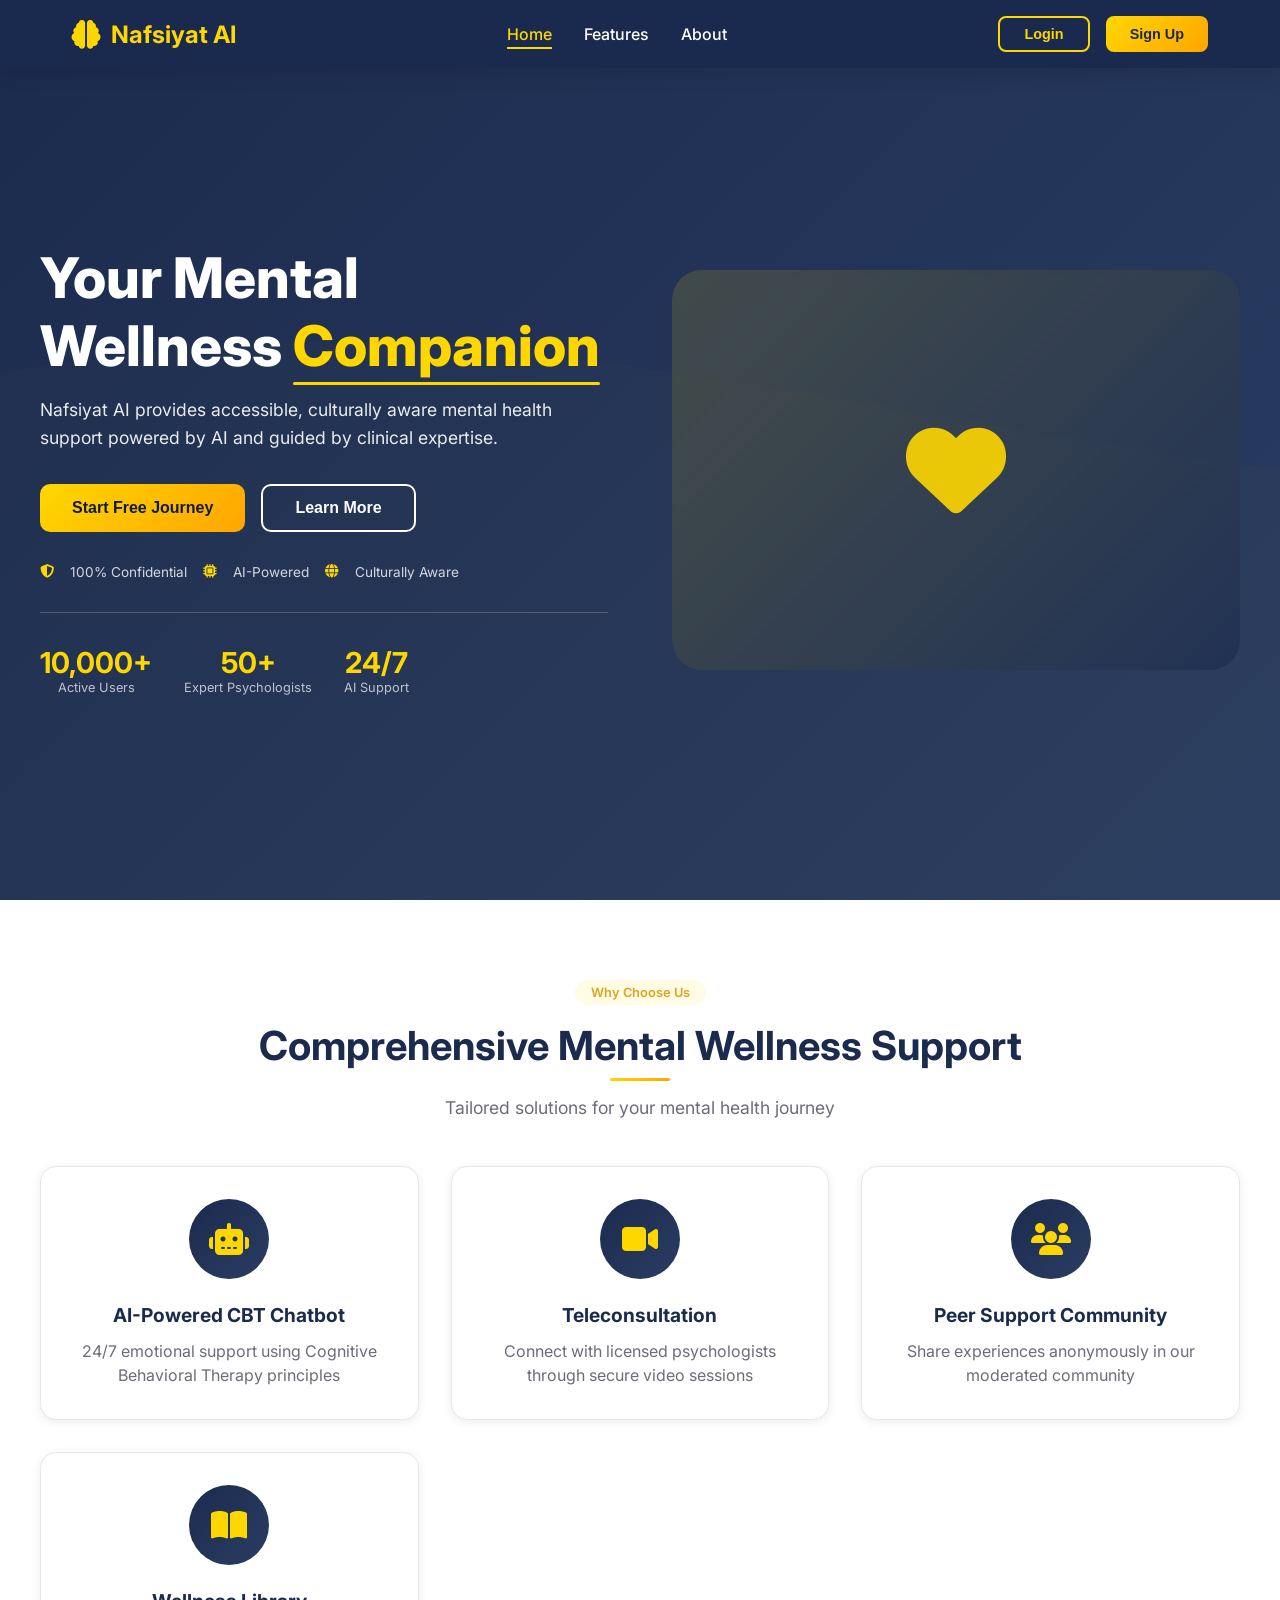
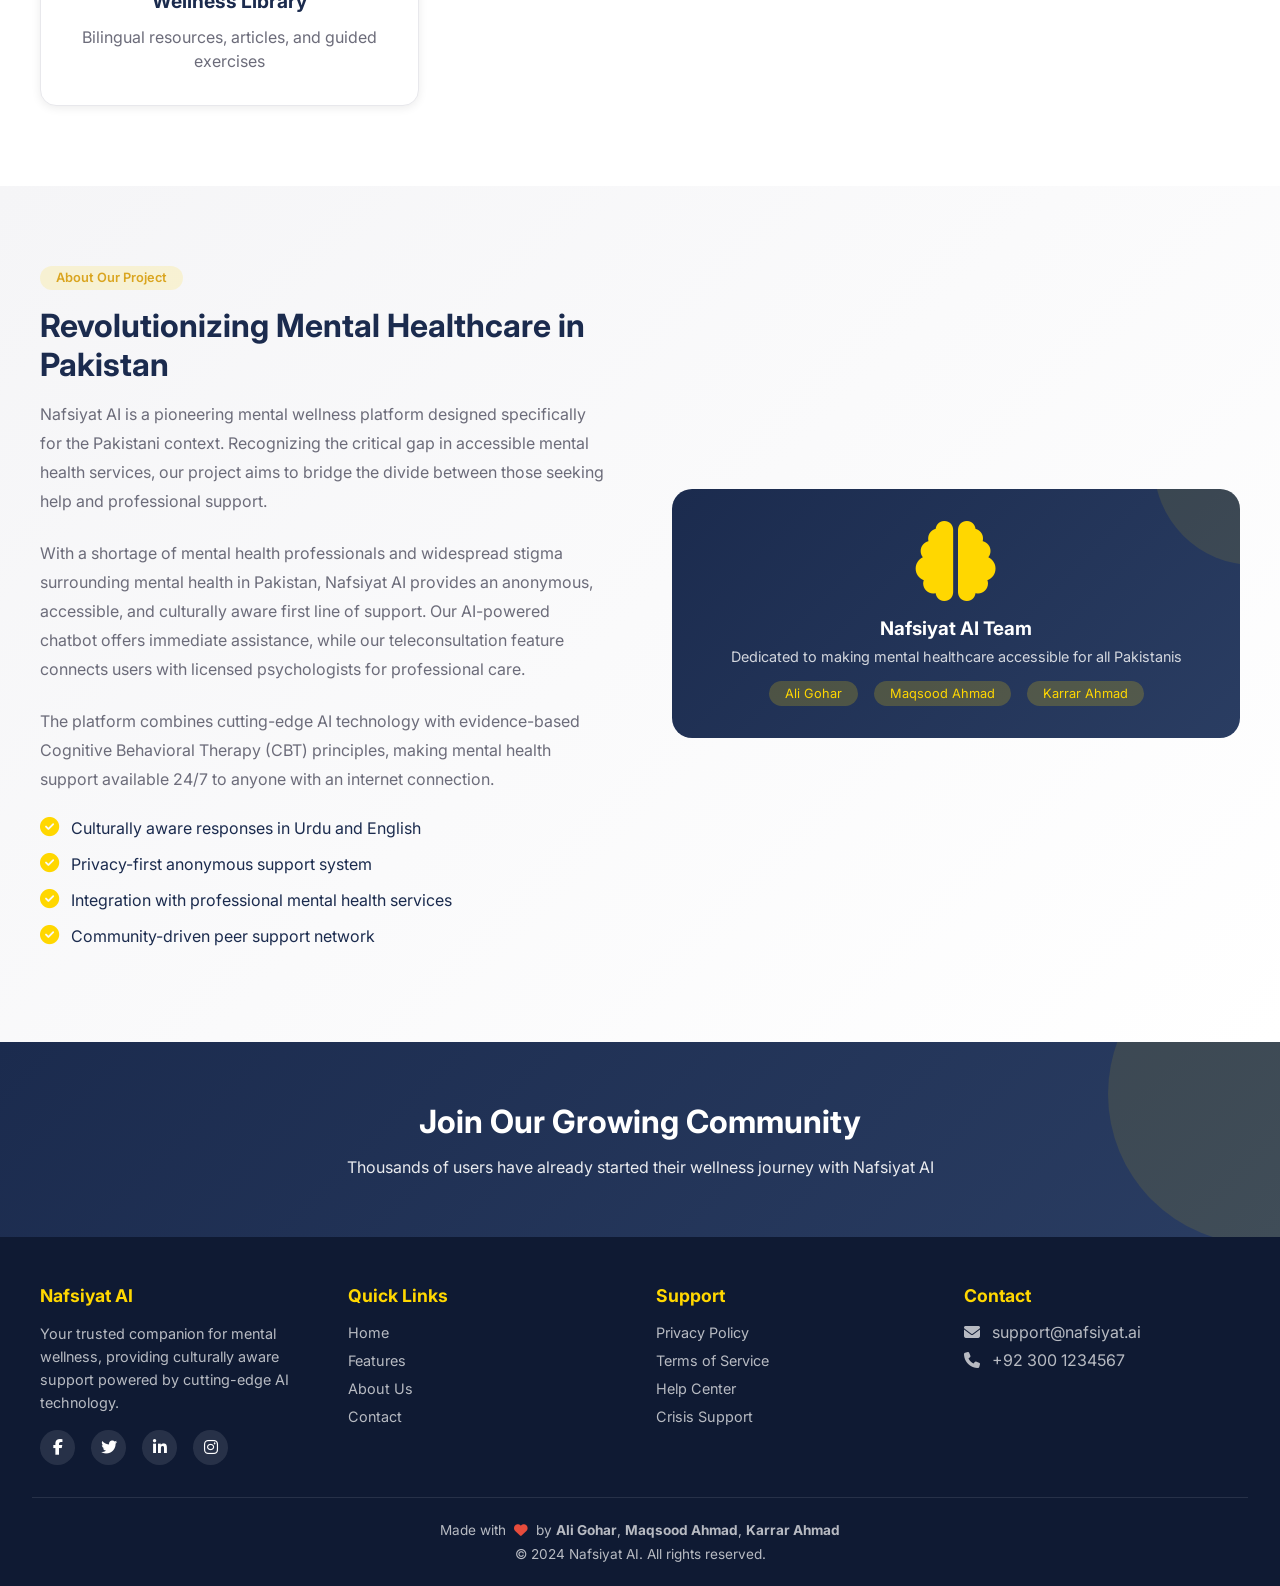
<file: frontend/index.html>
<!DOCTYPE html>
<html lang="en">
<head>
    <meta charset="UTF-8">
    <meta name="viewport" content="width=device-width, initial-scale=1.0">
    <title>Nafsiyat AI - Your Mental Wellness Companion</title>
    <link rel="stylesheet" href="css/style.css">
    <link href="https://fonts.googleapis.com/css2?family=Inter:wght@300;400;500;600;700;800&display=swap" rel="stylesheet">
    <link rel="stylesheet" href="https://cdnjs.cloudflare.com/ajax/libs/font-awesome/6.4.0/css/all.min.css">
    <style>
        /* Professional Landing Page Styles - Full Screen */
        :root {
            --primary: #1B2B4E;
            --primary-dark: #0F1A33;
            --primary-light: #2A3D62;
            --accent: #FFD700;
            --accent-dark: #DAA520;
            --accent-light: #FFE44D;
            --success: #2ECC71;
            --danger: #E74C3C;
            --dark: #1a1a2e;
            --gray: #6c6c7a;
            --light: #f5f5f7;
            --white: #FFFFFF;
            --shadow: 0 2px 10px rgba(0,0,0,0.08);
            --shadow-lg: 0 4px 20px rgba(0,0,0,0.12);
            --border-radius: 16px;
        }

        * {
            margin: 0;
            padding: 0;
            box-sizing: border-box;
        }

        html {
            scroll-behavior: smooth;
        }

        body {
            font-family: 'Inter', sans-serif;
            background: var(--white);
            min-height: 100vh;
            overflow-x: hidden;
        }

        /* Navbar Styles */
        .navbar {
            background: rgba(27, 43, 78, 0.95);
            backdrop-filter: blur(10px);
            box-shadow: var(--shadow-lg);
            position: fixed;
            width: 100%;
            top: 0;
            z-index: 1000;
            transition: all 0.3s ease;
        }

        .nav-container {
            max-width: 1200px;
            margin: 0 auto;
            padding: 1rem 2rem;
            display: flex;
            justify-content: space-between;
            align-items: center;
        }

        .logo {
            display: flex;
            align-items: center;
            gap: 10px;
            font-size: 1.5rem;
            font-weight: 700;
            color: var(--accent);
        }

        .logo i {
            font-size: 1.8rem;
            color: var(--accent);
        }

        .nav-links {
            display: flex;
            gap: 2rem;
        }

        .nav-links a {
            text-decoration: none;
            color: var(--white);
            font-weight: 500;
            transition: all 0.3s;
            position: relative;
        }

        .nav-links a::after {
            content: '';
            position: absolute;
            bottom: -5px;
            left: 0;
            width: 0;
            height: 2px;
            background: var(--accent);
            transition: width 0.3s;
        }

        .nav-links a:hover::after,
        .nav-links a.active::after {
            width: 100%;
        }

        .nav-links a:hover, .nav-links a.active {
            color: var(--accent);
        }

        .nav-buttons {
            display: flex;
            gap: 1rem;
        }

        /* Button Styles */
        .btn-primary {
            background: linear-gradient(135deg, #FFD700 0%, #FFA500 100%);
            color: #1B2B4E;
            border: none;
            padding: 0.6rem 1.5rem;
            border-radius: 8px;
            font-weight: 600;
            cursor: pointer;
            transition: all 0.3s;
            font-size: 0.9rem;
        }

        .btn-primary:hover {
            transform: translateY(-2px);
            box-shadow: 0 4px 15px rgba(255, 215, 0, 0.3);
        }

        .btn-outline {
            background: transparent;
            border: 2px solid var(--accent);
            color: var(--accent);
            padding: 0.5rem 1.5rem;
            border-radius: 8px;
            font-weight: 600;
            cursor: pointer;
            transition: all 0.3s;
            font-size: 0.9rem;
        }

        .btn-outline:hover {
            background: var(--accent);
            color: var(--primary-dark);
            transform: translateY(-2px);
        }

        .btn-large {
            padding: 0.8rem 2rem;
            font-size: 1rem;
            border-radius: 10px;
        }

        .btn-block {
            width: 100%;
        }

        /* Hero Section - Full Screen */
        .hero {
            min-height: 100vh;
            padding: 100px 2rem 60px;
            background: linear-gradient(135deg, #1B2B4E 0%, #2A3D62 100%);
            position: relative;
            overflow: hidden;
            display: flex;
            align-items: center;
        }

        .hero::before {
            content: '';
            position: absolute;
            top: 0;
            left: 0;
            right: 0;
            bottom: 0;
            background: url('data:image/svg+xml,<svg xmlns="http://www.w3.org/2000/svg" viewBox="0 0 1440 320"><path fill="rgba(255,215,0,0.05)" fill-opacity="1" d="M0,96L48,112C96,128,192,160,288,160C384,160,480,128,576,122.7C672,117,768,139,864,154.7C960,171,1056,181,1152,165.3C1248,149,1344,107,1392,85.3L1440,64L1440,320L1392,320C1344,320,1248,320,1152,320C1056,320,960,320,864,320C768,320,672,320,576,320C480,320,384,320,288,320C192,320,96,320,48,320L0,320Z"></path></svg>') no-repeat bottom;
            background-size: cover;
            opacity: 0.3;
        }

        .hero-container {
            max-width: 1200px;
            margin: 0 auto;
            display: grid;
            grid-template-columns: 1fr 1fr;
            gap: 4rem;
            align-items: center;
            position: relative;
            z-index: 1;
        }

        .hero-content h1 {
            font-size: 3.5rem;
            color: var(--white);
            margin-bottom: 1rem;
            line-height: 1.2;
            font-weight: 800;
        }

        .hero-content .highlight {
            color: var(--accent);
            position: relative;
            display: inline-block;
        }

        .hero-content p {
            font-size: 1.1rem;
            color: rgba(255,255,255,0.9);
            margin-bottom: 2rem;
            line-height: 1.6;
        }

        .hero-buttons {
            display: flex;
            gap: 1rem;
            margin-bottom: 2rem;
        }

        .trust-badge {
            display: flex;
            align-items: center;
            gap: 1rem;
            color: rgba(255,255,255,0.8);
            font-size: 0.85rem;
            flex-wrap: wrap;
        }

        .trust-badge i {
            color: var(--accent);
        }

        .hero-stats {
            display: flex;
            gap: 2rem;
            margin-top: 2rem;
            padding-top: 2rem;
            border-top: 1px solid rgba(255,255,255,0.2);
        }

        .stat-item {
            text-align: center;
        }

        .stat-number {
            font-size: 1.8rem;
            font-weight: 700;
            color: var(--accent);
        }

        .stat-label {
            font-size: 0.8rem;
            color: rgba(255,255,255,0.7);
        }

        .hero-image {
            animation: float 3s ease-in-out infinite;
        }

        @keyframes float {
            0%, 100% { transform: translateY(0); }
            50% { transform: translateY(-20px); }
        }

        /* Features Section */
        .features {
            padding: 80px 2rem;
            background: var(--white);
        }

        .container {
            max-width: 1200px;
            margin: 0 auto;
        }

        .section-header {
            text-align: center;
            margin-bottom: 3rem;
        }

        .section-tag {
            display: inline-block;
            background: rgba(255, 215, 0, 0.1);
            color: var(--accent-dark);
            padding: 0.3rem 1rem;
            border-radius: 20px;
            font-size: 0.8rem;
            font-weight: 600;
            margin-bottom: 1rem;
        }

        .section-title {
            font-size: 2.5rem;
            color: #1B2B4E;
            margin-bottom: 1rem;
            font-weight: 700;
        }

        .section-subtitle {
            color: #6c6c7a;
            font-size: 1.1rem;
            max-width: 600px;
            margin: 0 auto;
        }

        .features-grid {
            display: grid;
            grid-template-columns: repeat(auto-fit, minmax(280px, 1fr));
            gap: 2rem;
            margin-top: 2rem;
        }

        .feature-card {
            text-align: center;
            padding: 2rem;
            border-radius: var(--border-radius);
            background: var(--white);
            box-shadow: var(--shadow);
            transition: all 0.3s;
            border: 1px solid #e8e8ec;
            position: relative;
            overflow: hidden;
        }

        .feature-card::before {
            content: '';
            position: absolute;
            top: 0;
            left: 0;
            width: 100%;
            height: 4px;
            background: linear-gradient(135deg, #FFD700 0%, #FFA500 100%);
            opacity: 0;
            transition: opacity 0.3s;
        }

        .feature-card:hover {
            transform: translateY(-5px);
            box-shadow: var(--shadow-lg);
        }

        .feature-card:hover::before {
            opacity: 1;
        }

        .feature-icon {
            width: 80px;
            height: 80px;
            background: linear-gradient(135deg, #1B2B4E 0%, #2A3D62 100%);
            border-radius: 50%;
            display: flex;
            align-items: center;
            justify-content: center;
            margin: 0 auto 1.5rem;
            transition: all 0.3s;
        }

        .feature-card:hover .feature-icon {
            transform: scale(1.05);
            box-shadow: 0 4px 15px rgba(255, 215, 0, 0.2);
        }

        .feature-icon i {
            font-size: 2rem;
            color: var(--accent);
        }

        .feature-card h3 {
            margin-bottom: 0.75rem;
            color: #1B2B4E;
            font-size: 1.2rem;
        }

        .feature-card p {
            color: #6c6c7a;
            line-height: 1.5;
        }

        /* About Section */
        .about-section {
            padding: 80px 2rem;
            background: linear-gradient(135deg, #f5f5f7 0%, #ffffff 100%);
        }

        .about-grid {
            display: grid;
            grid-template-columns: 1fr 1fr;
            gap: 4rem;
            align-items: center;
        }

        .about-content h2 {
            font-size: 2rem;
            color: #1B2B4E;
            margin-bottom: 1rem;
        }

        .about-content .about-tag {
            display: inline-block;
            background: rgba(255, 215, 0, 0.15);
            color: var(--accent-dark);
            padding: 0.3rem 1rem;
            border-radius: 20px;
            font-size: 0.8rem;
            font-weight: 600;
            margin-bottom: 1rem;
        }

        .about-content p {
            color: #6c6c7a;
            line-height: 1.8;
            margin-bottom: 1.5rem;
            font-size: 1rem;
        }

        .about-features {
            list-style: none;
            margin-top: 1.5rem;
        }

        .about-features li {
            display: flex;
            align-items: center;
            gap: 0.75rem;
            margin-bottom: 1rem;
            color: #1B2B4E;
        }

        .about-features li i {
            color: var(--accent);
            font-size: 1.2rem;
        }

        .about-image {
            background: linear-gradient(135deg, #1B2B4E 0%, #2A3D62 100%);
            border-radius: 20px;
            padding: 2rem;
            text-align: center;
            position: relative;
            overflow: hidden;
        }

        .about-image::before {
            content: '';
            position: absolute;
            top: -50%;
            right: -20%;
            width: 200px;
            height: 200px;
            background: rgba(255, 215, 0, 0.1);
            border-radius: 50%;
        }

        .about-image i {
            font-size: 5rem;
            color: var(--accent);
            margin-bottom: 1rem;
            position: relative;
            z-index: 1;
        }

        .about-image h3 {
            color: white;
            margin-bottom: 0.5rem;
            position: relative;
            z-index: 1;
        }

        .about-image p {
            color: rgba(255,255,255,0.8);
            font-size: 0.9rem;
            position: relative;
            z-index: 1;
        }

        .team-names {
            display: flex;
            justify-content: center;
            gap: 1rem;
            margin-top: 1rem;
            flex-wrap: wrap;
            position: relative;
            z-index: 1;
        }

        .team-names span {
            background: rgba(255,215,0,0.2);
            padding: 0.3rem 1rem;
            border-radius: 20px;
            font-size: 0.8rem;
            color: var(--accent);
        }

        /* CTA Section */
        .cta-section {
            background: linear-gradient(135deg, #1B2B4E 0%, #2A3D62 100%);
            padding: 60px 2rem;
            text-align: center;
            position: relative;
            overflow: hidden;
        }

        .cta-section::before {
            content: '';
            position: absolute;
            top: -50%;
            right: -10%;
            width: 300px;
            height: 300px;
            background: rgba(255, 215, 0, 0.1);
            border-radius: 50%;
        }

        .cta-content {
            max-width: 600px;
            margin: 0 auto;
            position: relative;
            z-index: 1;
        }

        .cta-content h2 {
            font-size: 2rem;
            color: white;
            margin-bottom: 1rem;
        }

        .cta-content p {
            color: rgba(255,255,255,0.9);
            margin-bottom: 0;
        }

        /* Footer */
        .footer {
            background: #0F1A33;
            padding: 3rem 2rem 1.5rem;
            color: rgba(255,255,255,0.7);
        }

        .footer-content {
            max-width: 1200px;
            margin: 0 auto;
            display: grid;
            grid-template-columns: repeat(auto-fit, minmax(250px, 1fr));
            gap: 2rem;
            margin-bottom: 2rem;
        }

        .footer-section h3 {
            color: var(--accent);
            margin-bottom: 1rem;
            font-size: 1.1rem;
        }

        .footer-section p {
            line-height: 1.6;
            font-size: 0.9rem;
        }

        .footer-section ul {
            list-style: none;
        }

        .footer-section ul li {
            margin-bottom: 0.5rem;
        }

        .footer-section ul li a {
            color: rgba(255,255,255,0.7);
            text-decoration: none;
            transition: color 0.3s;
            font-size: 0.9rem;
        }

        .footer-section ul li a:hover {
            color: var(--accent);
        }

        .social-links {
            display: flex;
            gap: 1rem;
            margin-top: 1rem;
        }

        .social-links a {
            width: 35px;
            height: 35px;
            background: rgba(255,255,255,0.1);
            border-radius: 50%;
            display: flex;
            align-items: center;
            justify-content: center;
            color: white;
            text-decoration: none;
            transition: all 0.3s;
        }

        .social-links a:hover {
            background: var(--accent);
            color: #1B2B4E;
            transform: translateY(-3px);
        }

        .footer-bottom {
            text-align: center;
            padding-top: 1.5rem;
            border-top: 1px solid rgba(255,255,255,0.1);
            font-size: 0.85rem;
        }

        .footer-bottom i {
            color: #e74c3c;
            margin: 0 0.25rem;
        }

        .footer-bottom .heart {
            color: #e74c3c;
            animation: heartbeat 1.5s ease infinite;
            display: inline-block;
        }

        @keyframes heartbeat {
            0%, 100% { transform: scale(1); }
            50% { transform: scale(1.2); }
        }

        /* Modal Styles */
        .modal {
            display: none;
            position: fixed;
            z-index: 1001;
            left: 0;
            top: 0;
            width: 100%;
            height: 100%;
            background: rgba(0,0,0,0.5);
            align-items: center;
            justify-content: center;
        }

        .modal-content {
            background: var(--white);
            border-radius: var(--border-radius);
            padding: 2rem;
            width: 90%;
            max-width: 420px;
            position: relative;
            border-top: 4px solid #FFD700;
            animation: modalFadeIn 0.3s ease;
        }

        @keyframes modalFadeIn {
            from {
                opacity: 0;
                transform: scale(0.9);
            }
            to {
                opacity: 1;
                transform: scale(1);
            }
        }

        .close {
            position: absolute;
            right: 1rem;
            top: 1rem;
            font-size: 1.5rem;
            cursor: pointer;
            color: #6c6c7a;
            transition: color 0.3s;
        }

        .close:hover {
            color: var(--danger);
        }

        .form-group {
            margin-bottom: 1.5rem;
        }

        .form-group label {
            display: block;
            margin-bottom: 0.5rem;
            color: #1B2B4E;
            font-weight: 600;
            font-size: 0.9rem;
        }

        .form-group input {
            width: 100%;
            padding: 0.75rem;
            border: 1px solid #e8e8ec;
            border-radius: 8px;
            font-size: 0.95rem;
            transition: all 0.3s;
        }

        .form-group input:focus {
            outline: none;
            border-color: #FFD700;
            box-shadow: 0 0 0 3px rgba(255, 215, 0, 0.1);
        }

        .modal-footer {
            text-align: center;
            margin-top: 1rem;
            color: #6c6c7a;
            font-size: 0.9rem;
        }

        .modal-footer a {
            color: #DAA520;
            text-decoration: none;
            font-weight: 600;
        }

        .modal-footer a:hover {
            color: #1B2B4E;
        }

        /* Responsive */
        @media (max-width: 968px) {
            .hero-container {
                grid-template-columns: 1fr;
                text-align: center;
            }
            
            .hero-buttons {
                justify-content: center;
            }
            
            .trust-badge {
                justify-content: center;
            }
            
            .hero-stats {
                justify-content: center;
            }
            
            .hero-content h1 {
                font-size: 2.5rem;
            }
            
            .section-title {
                font-size: 2rem;
            }
            
            .about-grid {
                grid-template-columns: 1fr;
                text-align: center;
            }
            
            .about-features li {
                justify-content: center;
            }
            
            .footer-content {
                grid-template-columns: 1fr;
                text-align: center;
            }
            
            .social-links {
                justify-content: center;
            }
        }

        @media (max-width: 768px) {
            .nav-links {
                display: none;
            }
            
            .nav-buttons {
                gap: 0.5rem;
            }
            
            .btn-outline, .btn-primary {
                padding: 0.4rem 1rem;
                font-size: 0.8rem;
            }
            
            .hero {
                min-height: auto;
                padding: 120px 1rem 60px;
            }
        }
    </style>
</head>
<body>
    <nav class="navbar">
        <div class="nav-container">
            <div class="logo">
                <i class="fas fa-brain"></i>
                <span>Nafsiyat AI</span>
            </div>
            <div class="nav-links">
                <a href="#home" class="active">Home</a>
                <a href="#features">Features</a>
                <a href="#about">About</a>
            </div>
            <div class="nav-buttons">
                <button class="btn-outline" onclick="showLoginModal()">Login</button>
                <button class="btn-primary" onclick="showSignupModal()">Sign Up</button>
            </div>
        </div>
    </nav>

    <section id="home" class="hero">
        <div class="hero-container">
            <div class="hero-content">
                <h1>Your Mental Wellness <span class="highlight">Companion</span></h1>
                <p>Nafsiyat AI provides accessible, culturally aware mental health support powered by AI and guided by clinical expertise.</p>
                <div class="hero-buttons">
                    <button class="btn-large btn-primary" onclick="showSignupModal()">Start Free Journey</button>
                    <button class="btn-large btn-outline" onclick="scrollToFeatures()">Learn More</button>
                </div>
                <div class="trust-badge">
                    <i class="fas fa-shield-alt"></i>
                    <span>100% Confidential</span>
                    <i class="fas fa-microchip"></i>
                    <span>AI-Powered</span>
                    <i class="fas fa-globe"></i>
                    <span>Culturally Aware</span>
                </div>
                <div class="hero-stats">
                    <div class="stat-item">
                        <div class="stat-number">10,000+</div>
                        <div class="stat-label">Active Users</div>
                    </div>
                    <div class="stat-item">
                        <div class="stat-number">50+</div>
                        <div class="stat-label">Expert Psychologists</div>
                    </div>
                    <div class="stat-item">
                        <div class="stat-number">24/7</div>
                        <div class="stat-label">AI Support</div>
                    </div>
                </div>
            </div>
            <div class="hero-image">
                <div style="width: 100%; height: 400px; background: linear-gradient(135deg, rgba(255,215,0,0.15) 0%, rgba(27,43,78,0.6) 100%); border-radius: 30px; display: flex; align-items: center; justify-content: center; backdrop-filter: blur(2px);">
                    <i class="fas fa-heart" style="font-size: 100px; color: #FFD700; opacity: 0.9;"></i>
                </div>
            </div>
        </div>
    </section>

    <section id="features" class="features">
        <div class="container">
            <div class="section-header">
                <span class="section-tag">Why Choose Us</span>
                <h2 class="section-title">Comprehensive Mental Wellness Support</h2>
                <p class="section-subtitle">Tailored solutions for your mental health journey</p>
            </div>
            <div class="features-grid">
                <div class="feature-card">
                    <div class="feature-icon"><i class="fas fa-robot"></i></div>
                    <h3>AI-Powered CBT Chatbot</h3>
                    <p>24/7 emotional support using Cognitive Behavioral Therapy principles</p>
                </div>
                <div class="feature-card">
                    <div class="feature-icon"><i class="fas fa-video"></i></div>
                    <h3>Teleconsultation</h3>
                    <p>Connect with licensed psychologists through secure video sessions</p>
                </div>
                <div class="feature-card">
                    <div class="feature-icon"><i class="fas fa-users"></i></div>
                    <h3>Peer Support Community</h3>
                    <p>Share experiences anonymously in our moderated community</p>
                </div>
                <div class="feature-card">
                    <div class="feature-icon"><i class="fas fa-book-open"></i></div>
                    <h3>Wellness Library</h3>
                    <p>Bilingual resources, articles, and guided exercises</p>
                </div>
            </div>
        </div>
    </section>

    <!-- About Section -->
    <section id="about" class="about-section">
        <div class="container">
            <div class="about-grid">
                <div class="about-content">
                    <span class="about-tag">About Our Project</span>
                    <h2>Revolutionizing Mental Healthcare in Pakistan</h2>
                    <p>Nafsiyat AI is a pioneering mental wellness platform designed specifically for the Pakistani context. Recognizing the critical gap in accessible mental health services, our project aims to bridge the divide between those seeking help and professional support.</p>
                    <p>With a shortage of mental health professionals and widespread stigma surrounding mental health in Pakistan, Nafsiyat AI provides an anonymous, accessible, and culturally aware first line of support. Our AI-powered chatbot offers immediate assistance, while our teleconsultation feature connects users with licensed psychologists for professional care.</p>
                    <p>The platform combines cutting-edge AI technology with evidence-based Cognitive Behavioral Therapy (CBT) principles, making mental health support available 24/7 to anyone with an internet connection.</p>
                    <ul class="about-features">
                        <li><i class="fas fa-check-circle"></i> Culturally aware responses in Urdu and English</li>
                        <li><i class="fas fa-check-circle"></i> Privacy-first anonymous support system</li>
                        <li><i class="fas fa-check-circle"></i> Integration with professional mental health services</li>
                        <li><i class="fas fa-check-circle"></i> Community-driven peer support network</li>
                    </ul>
                </div>
                <div class="about-image">
                    <i class="fas fa-brain"></i>
                    <h3>Nafsiyat AI Team</h3>
                    <p>Dedicated to making mental healthcare accessible for all Pakistanis</p>
                    <div class="team-names">
                        <span>Ali Gohar</span>
                        <span>Maqsood Ahmad</span>
                        <span>Karrar Ahmad</span>
                    </div>
                </div>
            </div>
        </div>
    </section>

    <!-- CTA Section -->
    <section class="cta-section">
        <div class="cta-content">
            <h2>Join Our Growing Community</h2>
            <p>Thousands of users have already started their wellness journey with Nafsiyat AI</p>
        </div>
    </section>

    <!-- Footer -->
    <footer class="footer">
        <div class="footer-content">
            <div class="footer-section">
                <h3>Nafsiyat AI</h3>
                <p>Your trusted companion for mental wellness, providing culturally aware support powered by cutting-edge AI technology.</p>
                <div class="social-links">
                    <a href="#"><i class="fab fa-facebook-f"></i></a>
                    <a href="#"><i class="fab fa-twitter"></i></a>
                    <a href="#"><i class="fab fa-linkedin-in"></i></a>
                    <a href="#"><i class="fab fa-instagram"></i></a>
                </div>
            </div>
            <div class="footer-section">
                <h3>Quick Links</h3>
                <ul>
                    <li><a href="#home">Home</a></li>
                    <li><a href="#features">Features</a></li>
                    <li><a href="#about">About Us</a></li>
                    <li><a href="#">Contact</a></li>
                </ul>
            </div>
            <div class="footer-section">
                <h3>Support</h3>
                <ul>
                    <li><a href="#">Privacy Policy</a></li>
                    <li><a href="#">Terms of Service</a></li>
                    <li><a href="#">Help Center</a></li>
                    <li><a href="#">Crisis Support</a></li>
                </ul>
            </div>
            <div class="footer-section">
                <h3>Contact</h3>
                <ul>
                    <li><i class="fas fa-envelope" style="margin-right: 0.5rem;"></i> support@nafsiyat.ai</li>
                    <li><i class="fas fa-phone" style="margin-right: 0.5rem;"></i> +92 300 1234567</li>
                </ul>
            </div>
        </div>
        <div class="footer-bottom">
            <p>Made with <i class="fas fa-heart heart"></i> by <strong>Ali Gohar</strong>, <strong>Maqsood Ahmad</strong>, <strong>Karrar Ahmad</strong></p>
            <p style="margin-top: 0.5rem;">&copy; 2024 Nafsiyat AI. All rights reserved.</p>
        </div>
    </footer>

    <!-- Login Modal -->
    <div id="loginModal" class="modal">
        <div class="modal-content">
            <span class="close" onclick="closeLoginModal()">&times;</span>
            <h2 style="color: #1B2B4E; margin-bottom: 1.5rem; font-size: 1.5rem;"><i class="fas fa-sign-in-alt" style="color: #DAA520; margin-right: 0.5rem;"></i> Welcome Back</h2>
            <form id="loginForm">
                <div class="form-group">
                    <label>Username</label>
                    <input type="text" id="loginUsername" required placeholder="Enter your username">
                </div>
                <div class="form-group">
                    <label>Password</label>
                    <input type="password" id="loginPassword" required placeholder="Enter your password">
                </div>
                <button type="submit" class="btn-primary btn-block">Login</button>
            </form>
            <p class="modal-footer">Don't have an account? <a href="#" onclick="switchToSignup()">Sign up</a></p>
        </div>
    </div>

    <!-- Signup Modal - Without Role Selection -->
    <div id="signupModal" class="modal">
        <div class="modal-content">
            <span class="close" onclick="closeSignupModal()">&times;</span>
            <h2 style="color: #1B2B4E; margin-bottom: 1.5rem; font-size: 1.5rem;"><i class="fas fa-user-plus" style="color: #DAA520; margin-right: 0.5rem;"></i> Create Account</h2>
            <form id="signupForm">
                <div class="form-group">
                    <label>Full Name</label>
                    <input type="text" id="signupFullName" required placeholder="Enter your full name">
                </div>
                <div class="form-group">
                    <label>Username</label>
                    <input type="text" id="signupUsername" required placeholder="Choose a username">
                </div>
                <div class="form-group">
                    <label>Email</label>
                    <input type="email" id="signupEmail" required placeholder="Enter your email">
                </div>
                <div class="form-group">
                    <label>Password</label>
                    <input type="password" id="signupPassword" required placeholder="Create a password">
                </div>
                <button type="submit" class="btn-primary btn-block">Sign Up</button>
            </form>
            <p class="modal-footer">Already have an account? <a href="#" onclick="switchToLogin()">Login</a></p>
        </div>
    </div>

    <script src="js/config.js"></script>
    <script src="js/main.js"></script>
    <script>
        // Additional landing page specific functions
        function scrollToFeatures() {
            document.getElementById('features').scrollIntoView({ behavior: 'smooth' });
        }

        function showLoginModal() {
            document.getElementById('loginModal').style.display = 'flex';
        }

        function closeLoginModal() {
            document.getElementById('loginModal').style.display = 'none';
        }

        function showSignupModal() {
            document.getElementById('signupModal').style.display = 'flex';
        }

        function closeSignupModal() {
            document.getElementById('signupModal').style.display = 'none';
        }

        function switchToSignup() {
            closeLoginModal();
            showSignupModal();
        }

        function switchToLogin() {
            closeSignupModal();
            showLoginModal();
        }

        // Navbar scroll effect
        window.addEventListener('scroll', function() {
            const navbar = document.querySelector('.navbar');
            if (window.scrollY > 50) {
                navbar.style.background = 'rgba(27, 43, 78, 0.98)';
                navbar.style.backdropFilter = 'blur(10px)';
            } else {
                navbar.style.background = 'rgba(27, 43, 78, 0.95)';
            }
        });

        // Close modals when clicking outside
        window.onclick = function(event) {
            if (event.target.classList.contains('modal')) {
                event.target.style.display = 'none';
            }
        }
    </script>
</body>
</html>
</file>
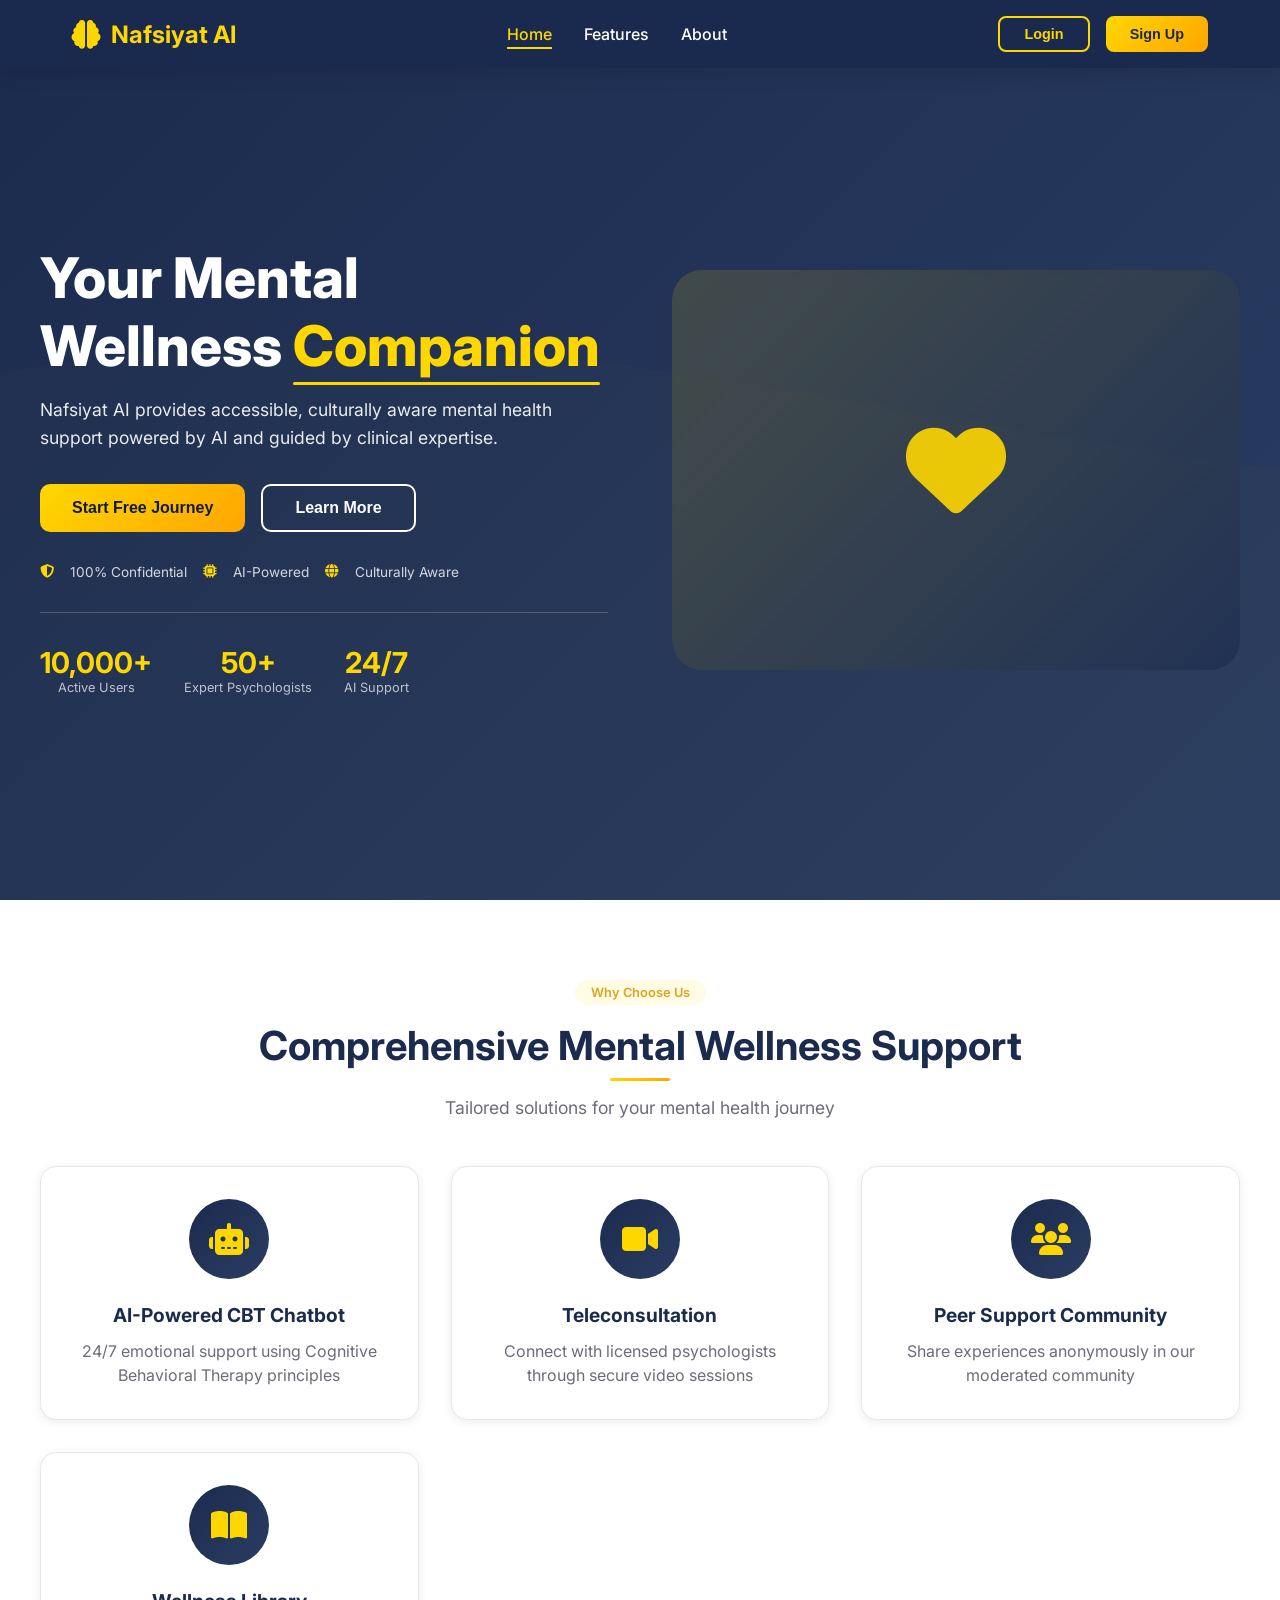
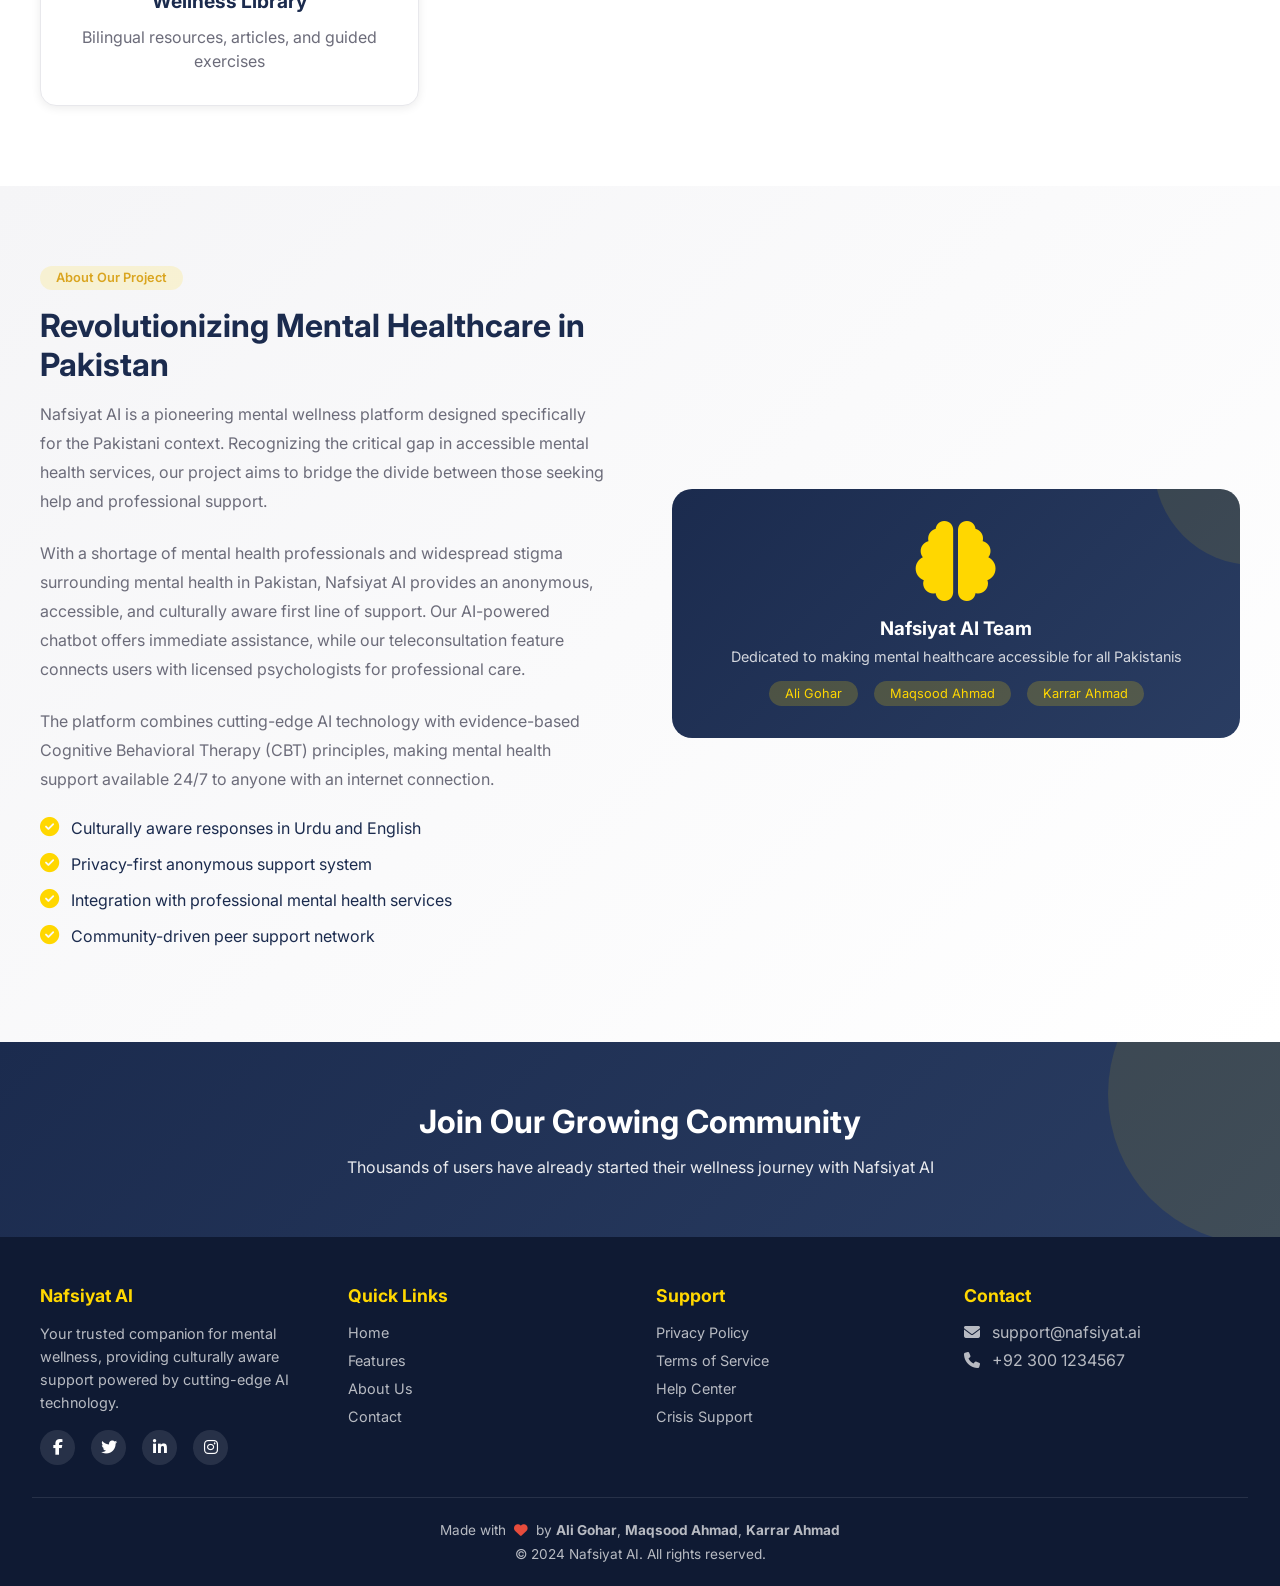
<file: frontend/chatbot.html>
<!DOCTYPE html>
<html lang="en">
<head>
    <meta charset="UTF-8">
    <meta name="viewport" content="width=device-width, initial-scale=1.0">
    <title>AI Chatbot - Nafsiyat AI</title>
    <link rel="stylesheet" href="css/style.css">
    <link href="https://fonts.googleapis.com/css2?family=Inter:wght@300;400;500;600;700;800&display=swap" rel="stylesheet">
    <link rel="stylesheet" href="https://cdnjs.cloudflare.com/ajax/libs/font-awesome/6.4.0/css/all.min.css">
    <style>
        /* Chat Interface Enhanced Styles */
        .chat-wrapper {
            display: flex;
            flex-direction: column;
            height: calc(100vh - 2rem);
            background: white;
            border-radius: var(--border-radius);
            overflow: hidden;
            box-shadow: var(--shadow-lg);
        }
        
        .chat-header {
            background: linear-gradient(135deg, #1B2B4E 0%, #2A3D62 100%);
            padding: 1rem 1.5rem;
            display: flex;
            justify-content: space-between;
            align-items: center;
            border-bottom: 1px solid rgba(255,255,255,0.1);
        }
        
        .chat-header-info {
            display: flex;
            align-items: center;
            gap: 1rem;
        }
        
        .chat-header-info i {
            font-size: 2rem;
            color: #FFD700;
        }
        
        .chat-header-info h2 {
            color: white;
            font-size: 1.2rem;
            margin-bottom: 0.25rem;
        }
        
        .chat-header-info p {
            color: rgba(255,255,255,0.8);
            font-size: 0.8rem;
        }
        
        .chat-actions {
            display: flex;
            gap: 0.5rem;
        }
        
        .history-btn {
            background: rgba(255,255,255,0.15);
            color: #FFD700;
            border: none;
            padding: 0.5rem 1rem;
            border-radius: 25px;
            font-weight: 600;
            cursor: pointer;
            transition: all 0.3s;
            display: inline-flex;
            align-items: center;
            gap: 0.5rem;
            font-size: 0.85rem;
        }
        
        .history-btn:hover {
            background: rgba(255,255,255,0.25);
            transform: translateY(-2px);
        }
        
        .new-chat-btn {
            background: rgba(255,255,255,0.15);
            color: #FFD700;
            border: none;
            padding: 0.5rem 1rem;
            border-radius: 25px;
            font-weight: 600;
            cursor: pointer;
            transition: all 0.3s;
            display: inline-flex;
            align-items: center;
            gap: 0.5rem;
            font-size: 0.85rem;
        }
        
        .new-chat-btn:hover {
            background: rgba(255,255,255,0.25);
            transform: translateY(-2px);
        }
        
        /* Chat History Sidebar */
        .chat-history-sidebar {
            position: fixed;
            left: -320px;
            top: 0;
            width: 320px;
            height: 100vh;
            background: white;
            box-shadow: var(--shadow-lg);
            z-index: 1002;
            transition: left 0.3s ease;
            display: flex;
            flex-direction: column;
            overflow: hidden;
        }
        
        .chat-history-sidebar.open {
            left: 280px;
        }
        
        .history-header {
            background: linear-gradient(135deg, #1B2B4E 0%, #2A3D62 100%);
            padding: 1rem;
            color: white;
            display: flex;
            justify-content: space-between;
            align-items: center;
        }
        
        .history-header h3 {
            font-size: 1rem;
            margin: 0;
        }
        
        .close-history {
            background: none;
            border: none;
            color: #FFD700;
            font-size: 1.2rem;
            cursor: pointer;
        }
        
        .history-list {
            flex: 1;
            overflow-y: auto;
            padding: 1rem;
        }
        
        .history-item {
            background: #f5f5f7;
            padding: 0.75rem;
            border-radius: 10px;
            margin-bottom: 0.75rem;
            cursor: pointer;
            transition: all 0.3s;
            border: 1px solid #e8e8ec;
        }
        
        .history-item:hover {
            background: #e8eaf6;
            transform: translateX(5px);
            border-color: #FFD700;
        }
        
        .history-item.active {
            background: linear-gradient(135deg, #1B2B4E 0%, #2A3D62 100%);
            color: white;
            border-color: #FFD700;
        }
        
        .history-item.active .history-preview {
            color: rgba(255,255,255,0.8);
        }
        
        .history-title {
            font-weight: 600;
            font-size: 0.85rem;
            margin-bottom: 0.25rem;
            white-space: nowrap;
            overflow: hidden;
            text-overflow: ellipsis;
        }
        
        .history-preview {
            font-size: 0.7rem;
            color: #6c6c7a;
            white-space: nowrap;
            overflow: hidden;
            text-overflow: ellipsis;
        }
        
        .history-date {
            font-size: 0.65rem;
            color: #DAA520;
            margin-top: 0.25rem;
        }
        
        .delete-history-btn {
            background: none;
            border: none;
            color: #e74c3c;
            cursor: pointer;
            font-size: 0.8rem;
            padding: 0.25rem 0.5rem;
            border-radius: 5px;
            transition: all 0.3s;
        }
        
        .delete-history-btn:hover {
            background: #ffebee;
        }
        
        .history-item-header {
            display: flex;
            justify-content: space-between;
            align-items: center;
        }
        
        .chat-messages {
            flex: 1;
            overflow-y: auto;
            padding: 1.5rem;
            background: #f5f5f7;
            display: flex;
            flex-direction: column;
            gap: 1rem;
        }
        
        /* Custom Scrollbar for Chat */
        .chat-messages::-webkit-scrollbar,
        .history-list::-webkit-scrollbar {
            width: 6px;
        }
        
        .chat-messages::-webkit-scrollbar-track,
        .history-list::-webkit-scrollbar-track {
            background: #e8e8ec;
            border-radius: 10px;
        }
        
        .chat-messages::-webkit-scrollbar-thumb,
        .history-list::-webkit-scrollbar-thumb {
            background: #DAA520;
            border-radius: 10px;
        }
        
        .message {
            display: flex;
            gap: 0.75rem;
            max-width: 75%;
            animation: slideIn 0.3s ease;
        }
        
        @keyframes slideIn {
            from {
                opacity: 0;
                transform: translateY(10px);
            }
            to {
                opacity: 1;
                transform: translateY(0);
            }
        }
        
        .message.user {
            align-self: flex-end;
            flex-direction: row-reverse;
        }
        
        .message-avatar {
            width: 35px;
            height: 35px;
            background: linear-gradient(135deg, #1B2B4E 0%, #2A3D62 100%);
            border-radius: 50%;
            display: flex;
            align-items: center;
            justify-content: center;
            color: #FFD700;
            flex-shrink: 0;
        }
        
        .message.user .message-avatar {
            background: linear-gradient(135deg, #FFD700 0%, #FFA500 100%);
            color: #1B2B4E;
        }
        
        .message-content {
            background: white;
            padding: 0.75rem 1rem;
            border-radius: 15px;
            box-shadow: var(--shadow);
            border: 1px solid #e8e8ec;
            position: relative;
        }
        
        .message.user .message-content {
            background: linear-gradient(135deg, #1B2B4E 0%, #2A3D62 100%);
            color: white;
            border: none;
        }
        
        .message-content p {
            margin: 0;
            line-height: 1.5;
            font-size: 0.9rem;
        }
        
        .message-content strong {
            color: #FFD700;
        }
        
        .message.user .message-content strong {
            color: #FFD700;
        }
        
        .message-time {
            font-size: 0.65rem;
            color: #6c6c7a;
            margin-top: 0.25rem;
            display: block;
            text-align: right;
        }
        
        .message.user .message-time {
            color: rgba(255,255,255,0.6);
        }
        
        /* Typing Indicator */
        .typing-dots {
            display: flex;
            gap: 4px;
            padding: 8px 0;
        }
        
        .typing-dots span {
            width: 8px;
            height: 8px;
            background: #DAA520;
            border-radius: 50%;
            animation: typingBounce 1.4s infinite ease-in-out;
        }
        
        .typing-dots span:nth-child(1) { animation-delay: 0s; }
        .typing-dots span:nth-child(2) { animation-delay: 0.2s; }
        .typing-dots span:nth-child(3) { animation-delay: 0.4s; }
        
        @keyframes typingBounce {
            0%, 60%, 100% {
                transform: translateY(0);
            }
            30% {
                transform: translateY(-10px);
            }
        }
        
        .chat-input-area {
            background: white;
            padding: 1rem 1.5rem;
            border-top: 1px solid #e8e8ec;
        }
        
        .quick-suggestions {
            display: flex;
            gap: 0.5rem;
            margin-bottom: 1rem;
            flex-wrap: wrap;
        }
        
        .suggestion-btn {
            padding: 0.4rem 1rem;
            background: #f5f5f7;
            border: 1px solid #e8e8ec;
            border-radius: 25px;
            cursor: pointer;
            font-size: 0.75rem;
            transition: all 0.3s;
            color: #1B2B4E;
            font-weight: 500;
        }
        
        .suggestion-btn:hover {
            background: linear-gradient(135deg, #1B2B4E 0%, #2A3D62 100%);
            color: #FFD700;
            border-color: #FFD700;
            transform: translateY(-2px);
        }
        
        .input-wrapper {
            display: flex;
            gap: 0.75rem;
            align-items: flex-end;
            background: #f5f5f7;
            border-radius: 25px;
            padding: 0.4rem 0.4rem 0.4rem 1rem;
            border: 1px solid #e8e8ec;
            transition: all 0.3s;
        }
        
        .input-wrapper:focus-within {
            border-color: #FFD700;
            box-shadow: 0 0 0 3px rgba(255, 215, 0, 0.1);
        }
        
        .input-wrapper textarea {
            flex: 1;
            padding: 0.6rem 0;
            border: none;
            background: transparent;
            resize: none;
            font-family: inherit;
            font-size: 0.9rem;
            max-height: 100px;
        }
        
        .input-wrapper textarea:focus {
            outline: none;
        }
        
        .send-btn {
            width: 38px;
            height: 38px;
            background: linear-gradient(135deg, #FFD700 0%, #FFA500 100%);
            color: #1B2B4E;
            border: none;
            border-radius: 50%;
            cursor: pointer;
            transition: all 0.3s;
            display: flex;
            align-items: center;
            justify-content: center;
        }
        
        .send-btn:hover {
            transform: scale(1.05);
            box-shadow: 0 4px 15px rgba(255, 215, 0, 0.3);
        }
        
        .chat-disclaimer {
            text-align: center;
            margin-top: 0.75rem;
            font-size: 0.65rem;
            color: #6c6c7a;
        }
        
        .chat-disclaimer i {
            color: #DAA520;
            margin-right: 0.25rem;
        }
        
        /* Overlay */
        .history-overlay {
            position: fixed;
            top: 0;
            left: 0;
            width: 100%;
            height: 100%;
            background: rgba(0,0,0,0.5);
            z-index: 1001;
            display: none;
        }
        
        .history-overlay.show {
            display: block;
        }
        
        @media (max-width: 768px) {
            .message {
                max-width: 85%;
            }
            
            .quick-suggestions {
                justify-content: center;
            }
            
            .suggestion-btn {
                font-size: 0.7rem;
                padding: 0.3rem 0.7rem;
            }
            
            .chat-history-sidebar.open {
                left: 0;
                width: 100%;
            }
        }
    </style>
</head>
<body>
    <div class="app-container">
        <!-- Sidebar -->
        <aside class="sidebar">
            <div class="sidebar-logo">
                <i class="fas fa-brain"></i>
                <span>Nafsiyat AI</span>
            </div>
            <nav class="sidebar-nav">
                <a href="dashboard.html" class="nav-item">
                    <i class="fas fa-home"></i>
                    <span>Dashboard</span>
                </a>
                <a href="chatbot.html" class="nav-item active">
                    <i class="fas fa-robot"></i>
                    <span>AI Chatbot</span>
                </a>
                <a href="therapy.html" class="nav-item">
                    <i class="fas fa-video"></i>
                    <span>Teleconsultation</span>
                </a>
                <a href="community.html" class="nav-item">
                    <i class="fas fa-users"></i>
                    <span>Community</span>
                </a>
                <a href="library.html" class="nav-item">
                    <i class="fas fa-book-open"></i>
                    <span>Wellness Library</span>
                </a>
            </nav>
            <div class="sidebar-footer">
                <div class="user-info">
                    <i class="fas fa-user-circle"></i>
                    <span id="userNameDisplay">User</span>
                </div>
                <button class="logout-btn" onclick="logout()">
                    <i class="fas fa-sign-out-alt"></i>
                    <span>Logout</span>
                </button>
            </div>
        </aside>

        <!-- Chat Interface -->
        <main class="main-content" style="padding: 1rem;">
            <div class="chat-wrapper">
                <div class="chat-header">
                    <div class="chat-header-info">
                        <i class="fas fa-robot"></i>
                        <div>
                            <h2>Nafsiyat AI Assistant</h2>
                            <p>Always here for you</p>
                        </div>
                    </div>
                    <div class="chat-actions">
                        <button class="history-btn" onclick="toggleHistorySidebar()">
                            <i class="fas fa-history"></i> History
                        </button>
                        <button class="new-chat-btn" onclick="startNewChat()">
                            <i class="fas fa-plus"></i> New
                        </button>
                    </div>
                </div>

                <div class="chat-messages" id="chatMessages">
                    <div class="message assistant">
                        <div class="message-avatar">
                            <i class="fas fa-robot"></i>
                        </div>
                        <div class="message-content">
                            <p>✨ <strong>Assalam-o-Alaikum!</strong> ✨<br><br>I'm Nafsiyat AI, your mental wellness companion. How are you feeling today? Remember, I'm here to listen and support you. 💙</p>
                            <span class="message-time">Just now</span>
                        </div>
                    </div>
                </div>

                <div class="chat-input-area">
                    <div class="quick-suggestions">
                        <button class="suggestion-btn" onclick="sendQuickMessage('I\'m feeling anxious today')">
                            <span>😰</span> Feeling anxious
                        </button>
                        <button class="suggestion-btn" onclick="sendQuickMessage('I\'m feeling sad')">
                            <span>😔</span> Feeling sad
                        </button>
                        <button class="suggestion-btn" onclick="sendQuickMessage('I need stress relief')">
                            <span>😫</span> Need stress relief
                        </button>
                        <button class="suggestion-btn" onclick="sendQuickMessage('I want to practice mindfulness')">
                            <span>🧘</span> Mindfulness
                        </button>
                        <button class="suggestion-btn" onclick="sendQuickMessage('What foods help with depression?')">
                            <span>🍎</span> Diet & Mental Health
                        </button>
                        <button class="suggestion-btn" onclick="sendQuickMessage('How can I sleep better?')">
                            <span>😴</span> Sleep tips
                        </button>
                    </div>
                    <div class="input-wrapper">
                        <textarea id="messageInput" placeholder="Type your message here..." rows="1" onkeypress="handleKeyPress(event)"></textarea>
                        <button class="send-btn" onclick="sendMessage()">
                            <i class="fas fa-paper-plane"></i>
                        </button>
                    </div>
                    <div class="chat-disclaimer">
                        <i class="fas fa-shield-alt"></i>
                        <span>Not a crisis service. If you're in crisis, please contact emergency services.</span>
                    </div>
                </div>
            </div>
        </main>
    </div>

    <!-- Chat History Sidebar -->
    <div id="historyOverlay" class="history-overlay" onclick="closeHistorySidebar()"></div>
    <div id="historySidebar" class="chat-history-sidebar">
        <div class="history-header">
            <h3><i class="fas fa-history"></i> Chat History</h3>
            <button class="close-history" onclick="closeHistorySidebar()">
                <i class="fas fa-times"></i>
            </button>
        </div>
        <div id="historyList" class="history-list">
            <div style="text-align: center; padding: 2rem; color: #6c6c7a;">
                <i class="fas fa-comments" style="font-size: 2rem; margin-bottom: 0.5rem; display: block;"></i>
                Loading history...
            </div>
        </div>
    </div>
    <script src="js/config.js"></script>
    <script src="js/chatbot.js"></script>
</body>
</html>
</file>
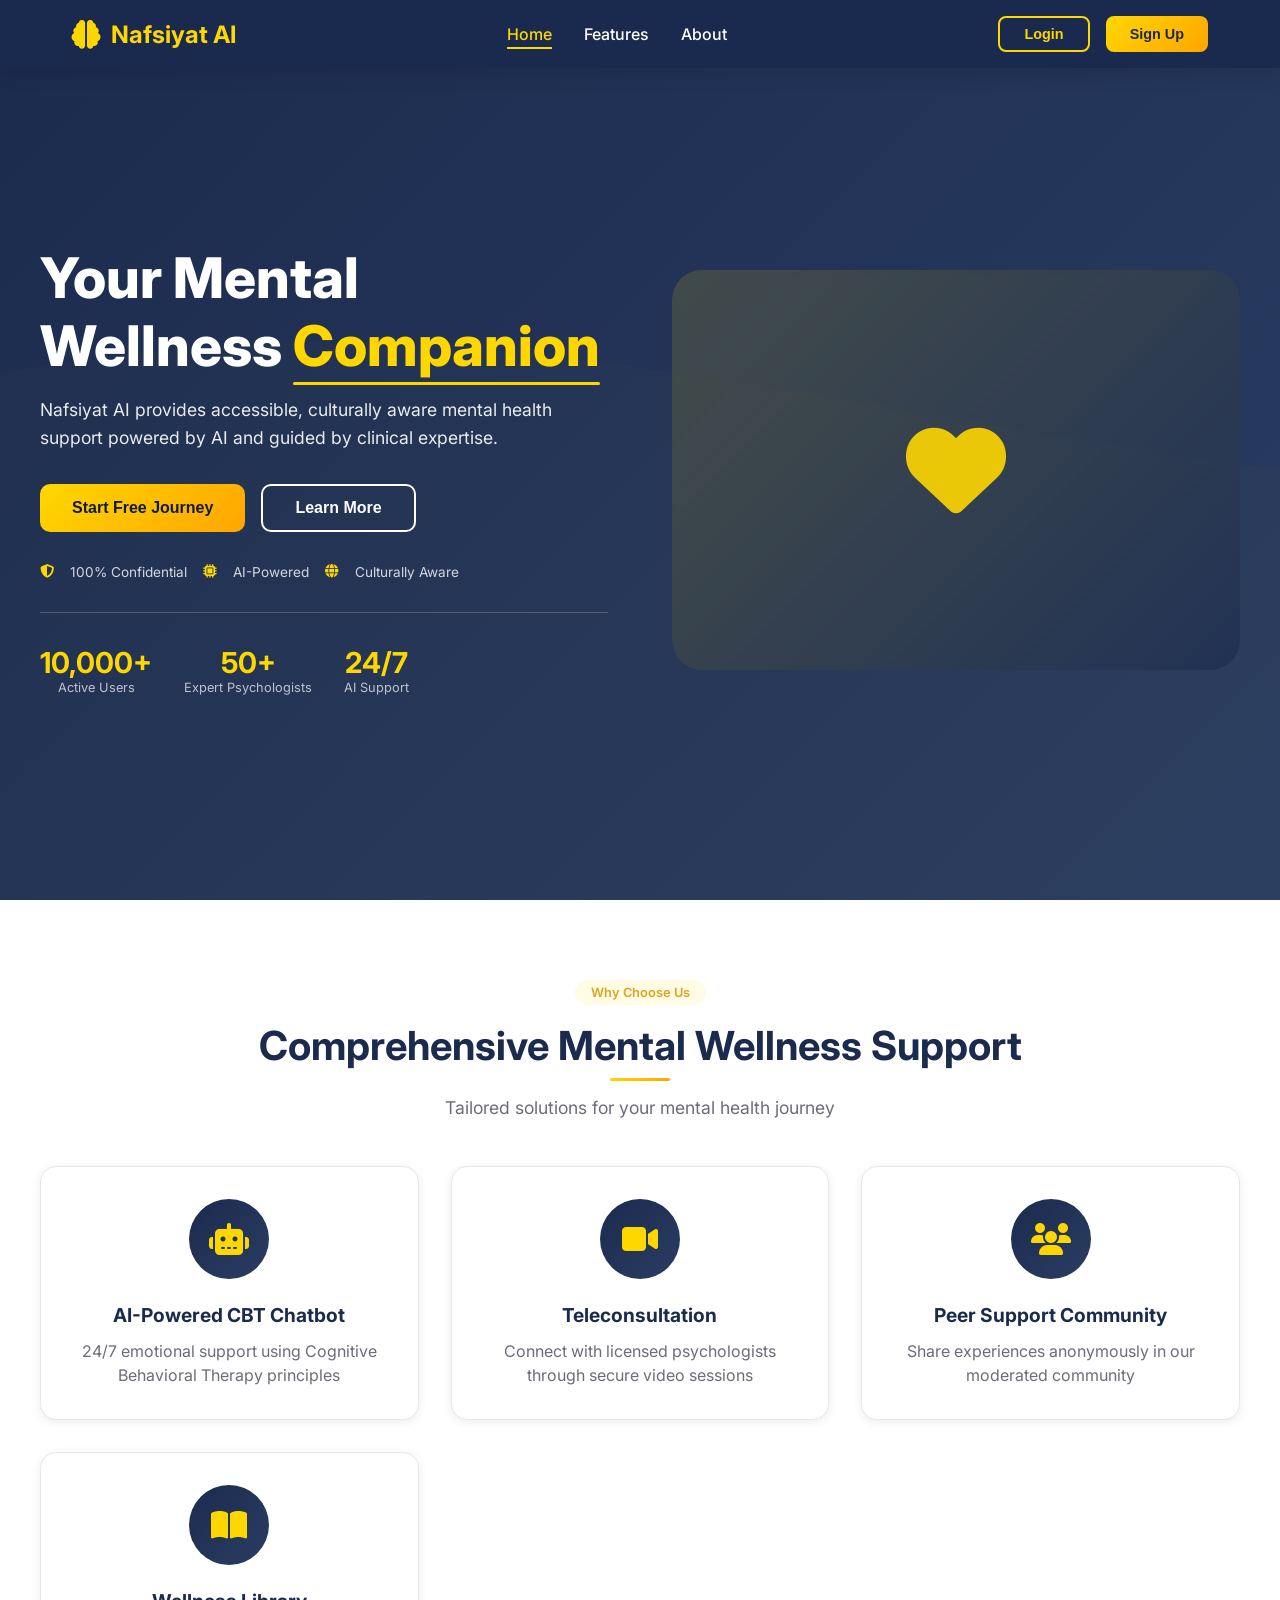
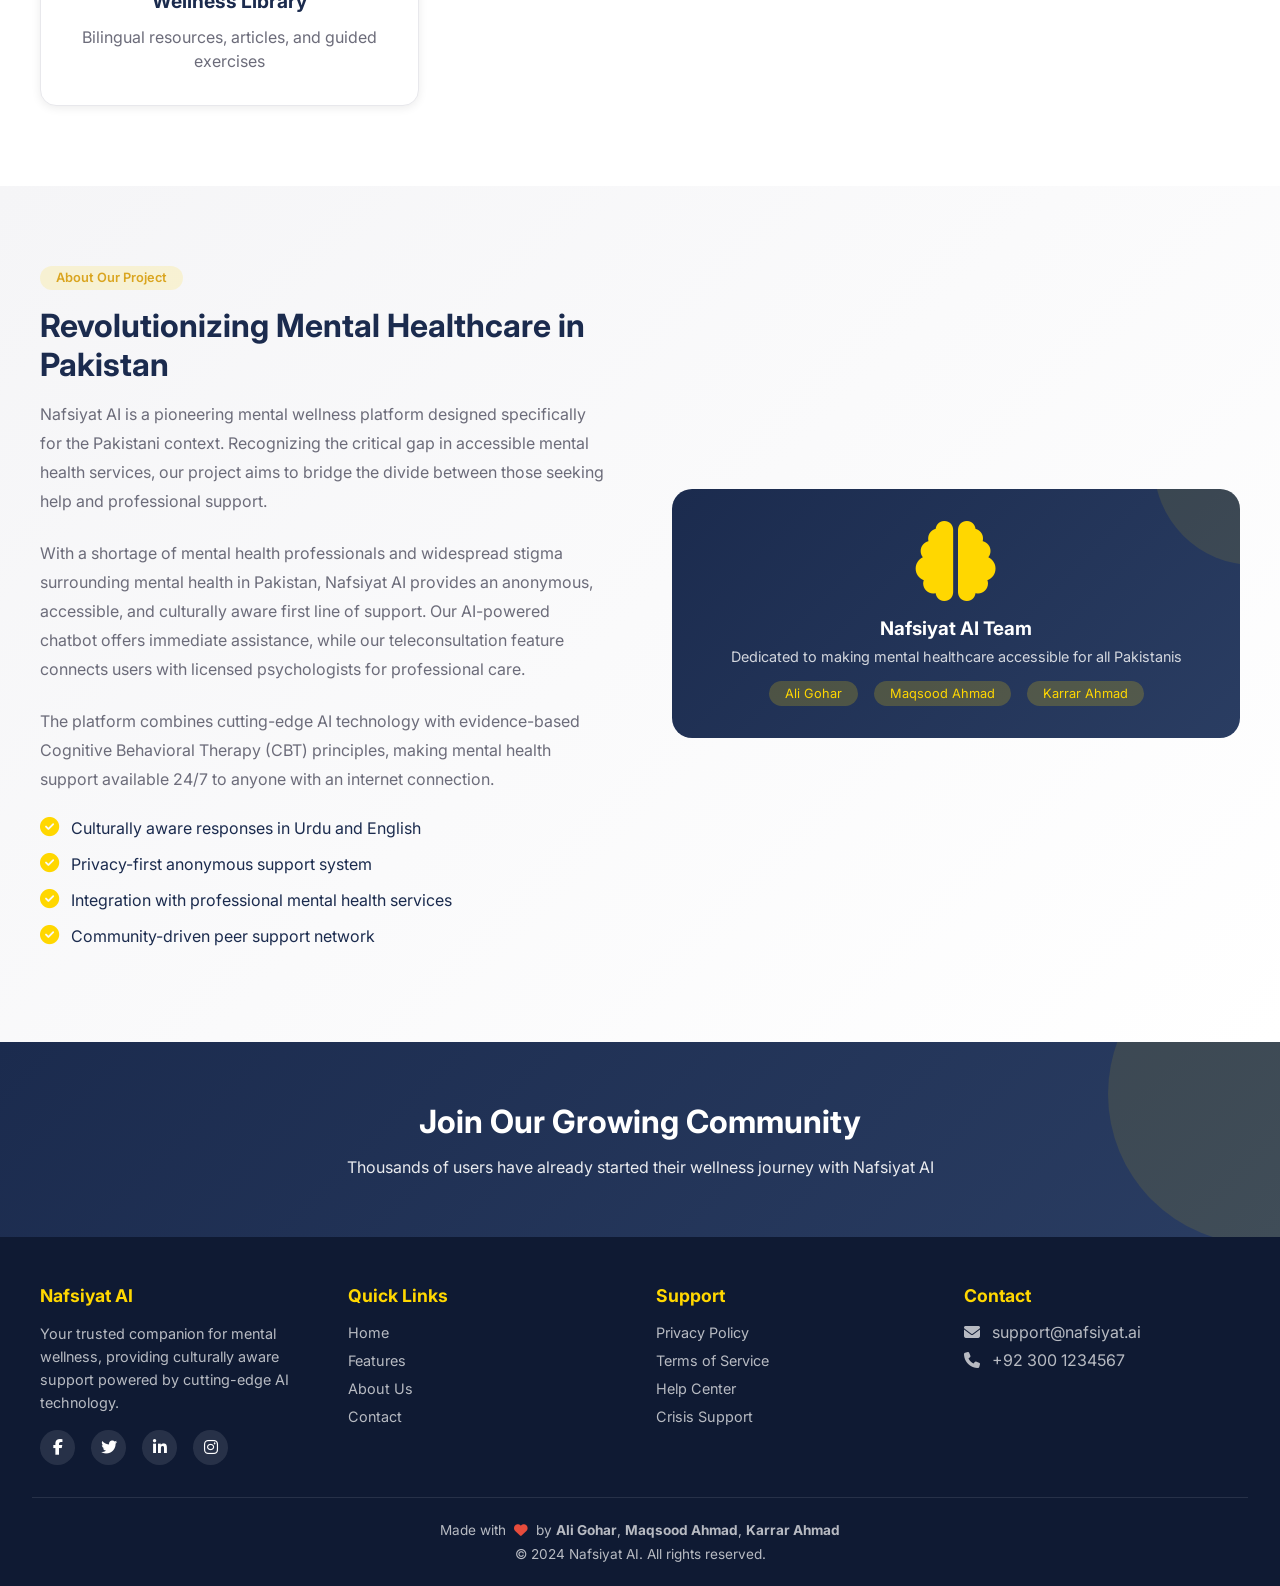
<file: frontend/community.html>
<!DOCTYPE html>
<html lang="en">
<head>
    <meta charset="UTF-8">
    <meta name="viewport" content="width=device-width, initial-scale=1.0">
    <title>Community - Nafsiyat AI</title>
    <link rel="stylesheet" href="css/style.css">
    <link href="https://fonts.googleapis.com/css2?family=Inter:wght@300;400;500;600;700;800&display=swap" rel="stylesheet">
    <link rel="stylesheet" href="https://cdnjs.cloudflare.com/ajax/libs/font-awesome/6.4.0/css/all.min.css">
    <style>
        /* Community Page Enhanced Styles */
        .community-header {
            background: linear-gradient(135deg, #1B2B4E 0%, #2A3D62 100%);
            border-radius: var(--border-radius);
            padding: 2rem;
            margin-bottom: 2rem;
            color: white;
            position: relative;
            overflow: hidden;
        }
        
        .community-header::before {
            content: '';
            position: absolute;
            top: -50%;
            right: -10%;
            width: 300px;
            height: 300px;
            background: rgba(255, 215, 0, 0.1);
            border-radius: 50%;
            pointer-events: none;
        }
        
        .community-header h1 {
            font-size: 2rem;
            margin-bottom: 0.5rem;
            position: relative;
        }
        
        .community-header h1 i {
            color: #FFD700;
            margin-right: 0.5rem;
        }
        
        .community-header p {
            opacity: 0.9;
            margin-bottom: 1.5rem;
            position: relative;
        }
        
        .create-post-btn {
            background: linear-gradient(135deg, #FFD700 0%, #FFA500 100%);
            color: #1B2B4E;
            border: none;
            padding: 0.75rem 1.5rem;
            border-radius: 25px;
            font-weight: 600;
            cursor: pointer;
            transition: all 0.3s;
            display: inline-flex;
            align-items: center;
            gap: 0.5rem;
            font-size: 1rem;
        }
        
        .create-post-btn:hover {
            transform: translateY(-2px);
            box-shadow: 0 4px 15px rgba(255, 215, 0, 0.3);
        }
        
        .community-filters {
            display: flex;
            gap: 1rem;
            margin-bottom: 2rem;
            flex-wrap: wrap;
            align-items: center;
            justify-content: space-between;
        }
        
        .filter-group {
            display: flex;
            gap: 0.5rem;
            align-items: center;
            background: white;
            padding: 0.25rem 0.5rem;
            border-radius: 40px;
            box-shadow: var(--shadow);
        }
        
        .filter-group i {
            color: #DAA520;
            margin-left: 0.5rem;
        }
        
        .filter-select {
            padding: 0.6rem 2rem 0.6rem 1rem;
            border: none;
            border-radius: 30px;
            font-size: 0.9rem;
            background: transparent;
            cursor: pointer;
            font-weight: 500;
            color: #1B2B4E;
        }
        
        .filter-select:focus {
            outline: none;
        }
        
        .stats-badge {
            background: white;
            padding: 0.5rem 1rem;
            border-radius: 30px;
            display: flex;
            gap: 1rem;
            box-shadow: var(--shadow);
        }
        
        .stats-badge span {
            color: #1B2B4E;
            font-size: 0.85rem;
        }
        
        .stats-badge i {
            color: #DAA520;
            margin-right: 0.25rem;
        }
        
        .posts-list {
            display: flex;
            flex-direction: column;
            gap: 1.5rem;
        }
        
        .post-card {
            background: var(--white);
            border-radius: var(--border-radius);
            padding: 1.5rem;
            box-shadow: var(--shadow);
            transition: all 0.3s;
            border: 1px solid #e8e8ec;
            position: relative;
            overflow: hidden;
        }
        
        .post-card::before {
            content: '';
            position: absolute;
            top: 0;
            left: 0;
            width: 4px;
            height: 100%;
            background: linear-gradient(135deg, #FFD700 0%, #FFA500 100%);
            opacity: 0;
            transition: opacity 0.3s;
        }
        
        .post-card:hover {
            transform: translateY(-4px);
            box-shadow: var(--shadow-lg);
        }
        
        .post-card:hover::before {
            opacity: 1;
        }
        
        .post-header {
            display: flex;
            justify-content: space-between;
            align-items: center;
            margin-bottom: 1rem;
            flex-wrap: wrap;
            gap: 0.5rem;
        }
        
        .post-author {
            display: flex;
            align-items: center;
            gap: 0.75rem;
        }
        
        .author-avatar {
            width: 40px;
            height: 40px;
            background: linear-gradient(135deg, #1B2B4E 0%, #2A3D62 100%);
            border-radius: 50%;
            display: flex;
            align-items: center;
            justify-content: center;
            color: #FFD700;
        }
        
        .author-info {
            display: flex;
            flex-direction: column;
        }
        
        .author-name {
            font-weight: 600;
            color: #1B2B4E;
            display: flex;
            align-items: center;
            gap: 0.5rem;
        }
        
        .anonymous-badge {
            background: #e8e8ec;
            padding: 0.2rem 0.6rem;
            border-radius: 20px;
            font-size: 0.7rem;
            font-weight: 500;
            color: #6c6c7a;
        }
        
        .post-time {
            font-size: 0.7rem;
            color: #6c6c7a;
        }
        
        .post-category {
            background: linear-gradient(135deg, #FFD700 0%, #FFA500 100%);
            color: #1B2B4E;
            padding: 0.3rem 1rem;
            border-radius: 20px;
            font-size: 0.75rem;
            font-weight: 600;
            letter-spacing: 0.5px;
        }
        
        .post-title {
            font-size: 1.25rem;
            font-weight: 700;
            color: #1B2B4E;
            margin-bottom: 0.75rem;
            line-height: 1.4;
        }
        
        .post-excerpt {
            color: #6c6c7a;
            line-height: 1.6;
            margin-bottom: 1rem;
        }
        
        .post-footer {
            display: flex;
            justify-content: space-between;
            align-items: center;
            margin-top: 1rem;
            padding-top: 1rem;
            border-top: 1px solid #e8e8ec;
            flex-wrap: wrap;
            gap: 1rem;
        }
        
        .post-stats {
            display: flex;
            gap: 1.5rem;
        }
        
        .stat-item {
            display: flex;
            align-items: center;
            gap: 0.5rem;
            color: #6c6c7a;
            font-size: 0.85rem;
            transition: color 0.3s;
        }
        
        .stat-item i {
            color: #DAA520;
            font-size: 1rem;
        }
        
        .stat-item:hover {
            color: #1B2B4E;
        }
        
        .post-actions {
            display: flex;
            gap: 0.75rem;
        }
        
        .action-btn {
            padding: 0.5rem 1.2rem;
            border-radius: 25px;
            font-size: 0.85rem;
            font-weight: 500;
            cursor: pointer;
            transition: all 0.3s;
            display: inline-flex;
            align-items: center;
            gap: 0.5rem;
        }
        
        .like-btn {
            background: transparent;
            border: 1px solid #e8e8ec;
            color: #6c6c7a;
        }
        
        .like-btn:hover {
            background: #ffebee;
            border-color: #e74c3c;
            color: #e74c3c;
        }
        
        .like-btn.liked {
            background: #e74c3c;
            border-color: #e74c3c;
            color: white;
        }
        
        .comment-btn {
            background: transparent;
            border: 1px solid #e8e8ec;
            color: #6c6c7a;
        }
        
        .comment-btn:hover {
            background: #e3f2fd;
            border-color: #2196F3;
            color: #2196F3;
        }
        
        /* Modal Enhancements */
        .modal-content {
            border-top: 4px solid #FFD700;
        }
        
        .modal-content h2 {
            color: #1B2B4E;
            font-size: 1.5rem;
            margin-bottom: 1.5rem;
        }
        
        .form-group label {
            color: #1B2B4E;
            font-weight: 600;
            margin-bottom: 0.5rem;
            display: block;
        }
        
        .form-group input, 
        .form-group select, 
        .form-group textarea {
            width: 100%;
            padding: 0.75rem;
            border: 1px solid #e8e8ec;
            border-radius: 8px;
            font-size: 0.95rem;
            transition: all 0.3s;
        }
        
        .form-group input:focus, 
        .form-group select:focus, 
        .form-group textarea:focus {
            outline: none;
            border-color: #FFD700;
            box-shadow: 0 0 0 3px rgba(255, 215, 0, 0.1);
        }
        
        .checkbox-label {
            display: flex;
            align-items: center;
            gap: 0.5rem;
            cursor: pointer;
        }
        
        .checkbox-label input {
            width: auto;
        }
        
        /* Post Detail Styles */
        .post-detail-header {
            margin-bottom: 1.5rem;
            padding-bottom: 1rem;
            border-bottom: 1px solid #e8e8ec;
        }
        
        .post-detail-title {
            font-size: 1.8rem;
            color: #1B2B4E;
            margin: 1rem 0;
        }
        
        .post-detail-content {
            line-height: 1.8;
            color: #2d2d3d;
            margin: 1.5rem 0;
        }
        
        .comments-section {
            margin-top: 2rem;
        }
        
        .comments-title {
            font-size: 1.2rem;
            color: #1B2B4E;
            margin-bottom: 1rem;
            display: flex;
            align-items: center;
            gap: 0.5rem;
        }
        
        .comment-card {
            background: #f5f5f7;
            padding: 1rem;
            border-radius: 12px;
            margin-bottom: 1rem;
            transition: transform 0.3s;
        }
        
        .comment-card:hover {
            transform: translateX(5px);
        }
        
        .comment-header {
            display: flex;
            justify-content: space-between;
            align-items: center;
            margin-bottom: 0.5rem;
        }
        
        .comment-author {
            display: flex;
            align-items: center;
            gap: 0.5rem;
        }
        
        .comment-author i {
            color: #DAA520;
        }
        
        .comment-author strong {
            color: #1B2B4E;
        }
        
        .comment-time {
            font-size: 0.7rem;
            color: #6c6c7a;
        }
        
        .comment-text {
            color: #2d2d3d;
            line-height: 1.5;
            margin-top: 0.5rem;
        }
        
        .add-comment-section {
            margin-top: 1.5rem;
            padding-top: 1.5rem;
            border-top: 1px solid #e8e8ec;
        }
        
        .add-comment-section textarea {
            width: 100%;
            padding: 1rem;
            border: 1px solid #e8e8ec;
            border-radius: 12px;
            font-family: inherit;
            resize: vertical;
            margin-bottom: 1rem;
        }
        
        .add-comment-section textarea:focus {
            outline: none;
            border-color: #FFD700;
        }
        
        .loading, .no-data, .error {
            text-align: center;
            padding: 3rem;
            color: #6c6c7a;
        }
        
        .loading-spinner {
            text-align: center;
            padding: 2rem;
        }
        
        .spinner {
            border: 3px solid #e8e8ec;
            border-top: 3px solid #FFD700;
            border-radius: 50%;
            width: 40px;
            height: 40px;
            animation: spin 1s linear infinite;
            margin: 0 auto;
        }
        
        @keyframes spin {
            0% { transform: rotate(0deg); }
            100% { transform: rotate(360deg); }
        }
        
        @media (max-width: 768px) {
            .community-header h1 {
                font-size: 1.5rem;
            }
            
            .post-header {
                flex-direction: column;
                align-items: flex-start;
            }
            
            .post-footer {
                flex-direction: column;
                align-items: flex-start;
            }
            
            .post-actions {
                width: 100%;
                justify-content: flex-end;
            }
            
            .community-filters {
                flex-direction: column;
                align-items: stretch;
            }
            
            .filter-group {
                justify-content: space-between;
            }
        }
    </style>
</head>
<body>
    <div class="app-container">
        <!-- Sidebar -->
        <aside class="sidebar">
            <div class="sidebar-logo">
                <i class="fas fa-brain"></i>
                <span>Nafsiyat AI</span>
            </div>
            <nav class="sidebar-nav">
                <a href="dashboard.html" class="nav-item">
                    <i class="fas fa-home"></i>
                    <span>Dashboard</span>
                </a>
                <a href="chatbot.html" class="nav-item">
                    <i class="fas fa-robot"></i>
                    <span>AI Chatbot</span>
                </a>
                <a href="therapy.html" class="nav-item">
                    <i class="fas fa-video"></i>
                    <span>Teleconsultation</span>
                </a>
                <a href="community.html" class="nav-item active">
                    <i class="fas fa-users"></i>
                    <span>Community</span>
                </a>
                <a href="library.html" class="nav-item">
                    <i class="fas fa-book-open"></i>
                    <span>Wellness Library</span>
                </a>
            </nav>
            <div class="sidebar-footer">
                <div class="user-info">
                    <i class="fas fa-user-circle"></i>
                    <span id="userNameDisplay">User</span>
                </div>
                <button class="logout-btn" onclick="logout()">
                    <i class="fas fa-sign-out-alt"></i>
                    <span>Logout</span>
                </button>
            </div>
        </aside>

        <!-- Main Content -->
        <main class="main-content">
            <!-- Community Header -->
            <div class="community-header">
                <h1><i class="fas fa-users"></i> Peer Support Community</h1>
                <p>Share, learn, and grow together in a safe, anonymous space</p>
                <button class="create-post-btn" onclick="showCreatePostModal()">
                    <i class="fas fa-pen-alt"></i> Create New Post
                </button>
            </div>

            <!-- Filters and Stats -->
            <div class="community-filters">
                <div class="filter-group">
                    <i class="fas fa-filter"></i>
                    <select id="categoryFilter" class="filter-select" onchange="loadPosts()">
                        <option value="">All Categories</option>
                        <option value="Anxiety">😰 Anxiety</option>
                        <option value="Depression">😔 Depression</option>
                        <option value="Stress">😫 Stress</option>
                        <option value="Mindfulness">🧘 Mindfulness</option>
                        <option value="Relationships">💕 Relationships</option>
                    </select>
                </div>
                <div class="stats-badge">
                    <span><i class="fas fa-users"></i> 1.2k+ Members</span>
                    <span><i class="fas fa-comments"></i> 500+ Posts</span>
                </div>
            </div>

            <!-- Posts List -->
            <div id="postsList" class="posts-list">
                <div class="loading">
                    <div class="spinner"></div>
                    <p>Loading community posts...</p>
                </div>
            </div>
        </main>
    </div>

    <!-- Create Post Modal -->
    <div id="createPostModal" class="modal">
        <div class="modal-content" style="max-width: 600px;">
            <span class="close" onclick="closeCreatePostModal()">&times;</span>
            <h2><i class="fas fa-pen-alt" style="color: #DAA520;"></i> Create New Post</h2>
            <form id="createPostForm">
                <div class="form-group">
                    <label>Title</label>
                    <input type="text" id="postTitle" required placeholder="What's on your mind?">
                </div>
                <div class="form-group">
                    <label>Category</label>
                    <select id="postCategory" required>
                        <option value="General">General Discussion</option>
                        <option value="Anxiety">Anxiety & Worry</option>
                        <option value="Depression">Depression & Mood</option>
                        <option value="Stress">Stress Management</option>
                        <option value="Mindfulness">Mindfulness & Meditation</option>
                        <option value="Relationships">Relationships & Connection</option>
                    </select>
                </div>
                <div class="form-group">
                    <label>Content</label>
                    <textarea id="postContent" rows="6" required placeholder="Share your experience or ask for advice..."></textarea>
                </div>
                <div class="form-group">
                    <label class="checkbox-label">
                        <input type="checkbox" id="postAnonymous" checked>
                        <span>Post anonymously (your identity will be hidden)</span>
                    </label>
                </div>
                <button type="submit" class="btn-primary btn-block">Publish Post</button>
            </form>
        </div>
    </div>

    <!-- View Post Modal -->
    <div id="viewPostModal" class="modal">
        <div class="modal-content" style="max-width: 700px; max-height: 85vh; overflow-y: auto;">
            <span class="close" onclick="closeViewPostModal()">&times;</span>
            <div id="postDetail"></div>
            <div id="commentsList"></div>
            <div class="add-comment-section">
                <form id="addCommentForm" onsubmit="addComment(event)">
                    <textarea id="commentContent" rows="3" placeholder="Write a supportive comment..."></textarea>
                    <div class="form-group">
                        <label class="checkbox-label">
                            <input type="checkbox" id="commentAnonymous" checked>
                            <span>Comment anonymously</span>
                        </label>
                    </div>
                    <button type="submit" class="btn-primary">Post Comment</button>
                </form>
            </div>
        </div>
    </div>

    <script src="js/config.js"></script>
    <script>
        // API URL is now from config.js (window.API_URL)
        let currentPostId = null;

        function getAuthToken() {
            const token = localStorage.getItem('token');
            if (!token) {
                window.location.href = 'index.html';
            }
            return token;
        }

        // Show notification function
        function showNotification(message, type) {
            // Remove existing notification
            const existing = document.querySelector('.custom-notification');
            if (existing) existing.remove();
            
            const notification = document.createElement('div');
            notification.className = 'custom-notification';
            notification.innerHTML = `<i class="fas ${type === 'success' ? 'fa-check-circle' : 'fa-info-circle'}"></i><span>${message}</span>`;
            notification.style.cssText = `
                position: fixed;
                bottom: 20px;
                right: 20px;
                background: ${type === 'success' ? '#2ECC71' : '#1B2B4E'};
                color: white;
                padding: 12px 20px;
                border-radius: 12px;
                z-index: 10000;
                animation: slideIn 0.3s ease;
                box-shadow: 0 4px 12px rgba(0,0,0,0.15);
                font-size: 0.9rem;
            `;
            document.body.appendChild(notification);
            
            setTimeout(() => {
                notification.style.animation = 'slideOut 0.3s ease';
                setTimeout(() => notification.remove(), 300);
            }, 3000);
        }

        async function loadPosts() {
            const container = document.getElementById('postsList');
            container.innerHTML = '<div class="loading"><div class="spinner"></div><p>Loading posts...</p></div>';
            
            const category = document.getElementById('categoryFilter').value;
            let url = `${window.API_URL}/community/posts`;
            if (category) {
                url += `?category=${encodeURIComponent(category)}`;
            }
            
            try {
                const response = await fetch(url, {
                    headers: { 'Authorization': `Bearer ${getAuthToken()}` }
                });
                
                if (response.ok) {
                    const posts = await response.json();
                    if (posts.length === 0) {
                        container.innerHTML = '<div class="no-data"><i class="fas fa-comments" style="font-size: 3rem; margin-bottom: 1rem; display: block;"></i>No posts yet.<br>Be the first to share your story!</div>';
                    } else {
                        container.innerHTML = posts.map(post => `
                            <div class="post-card">
                                <div class="post-header">
                                    <div class="post-author">
                                        <div class="author-avatar">
                                            <i class="fas ${post.is_anonymous ? 'fa-user-secret' : 'fa-user-circle'}"></i>
                                        </div>
                                        <div class="author-info">
                                            <div class="author-name">
                                                ${escapeHtml(post.author)}
                                                ${post.is_anonymous ? '<span class="anonymous-badge">Anonymous</span>' : ''}
                                            </div>
                                            <div class="post-time">${formatDate(post.created_at)}</div>
                                        </div>
                                    </div>
                                    <div class="post-category">${post.category}</div>
                                </div>
                                <div class="post-title">${escapeHtml(post.title)}</div>
                                <div class="post-excerpt">${escapeHtml(post.content.substring(0, 200))}${post.content.length > 200 ? '...' : ''}</div>
                                <div class="post-footer">
                                    <div class="post-stats">
                                        <div class="stat-item">
                                            <i class="fas fa-heart"></i>
                                            <span>${post.likes}</span>
                                        </div>
                                        <div class="stat-item">
                                            <i class="fas fa-comment"></i>
                                            <span>${post.comment_count}</span>
                                        </div>
                                    </div>
                                    <div class="post-actions">
                                        <button class="action-btn like-btn ${post.user_liked ? 'liked' : ''}" onclick="likePost(${post.id}, this)">
                                            <i class="fas fa-heart"></i> ${post.user_liked ? 'Liked' : 'Like'}
                                        </button>
                                        <button class="action-btn comment-btn" onclick="viewPost(${post.id})">
                                            <i class="fas fa-comment"></i> Comment
                                        </button>
                                    </div>
                                </div>
                            </div>
                        `).join('');
                    }
                }
            } catch (error) {
                console.error('Error loading posts:', error);
                container.innerHTML = '<div class="error"><i class="fas fa-exclamation-triangle" style="font-size: 3rem; margin-bottom: 1rem; display: block;"></i>Error loading posts. Please try again.</div>';
            }
        }

        function showCreatePostModal() {
            document.getElementById('createPostModal').style.display = 'flex';
        }

        function closeCreatePostModal() {
            document.getElementById('createPostModal').style.display = 'none';
            document.getElementById('createPostForm').reset();
            document.getElementById('postAnonymous').checked = true;
        }

        document.getElementById('createPostForm')?.addEventListener('submit', async (e) => {
            e.preventDefault();
            
            const postData = {
                title: document.getElementById('postTitle').value,
                content: document.getElementById('postContent').value,
                category: document.getElementById('postCategory').value,
                is_anonymous: document.getElementById('postAnonymous').checked
            };
            
            try {
                const response = await fetch(`${window.API_URL}/community/posts`, {
                    method: 'POST',
                    headers: {
                        'Content-Type': 'application/json',
                        'Authorization': `Bearer ${getAuthToken()}`
                    },
                    body: JSON.stringify(postData)
                });
                
                if (response.ok) {
                    alert('✨ Post created successfully!');
                    closeCreatePostModal();
                    loadPosts();
                } else {
                    alert('Failed to create post. Please try again.');
                }
            } catch (error) {
                console.error('Error creating post:', error);
                alert('Network error. Please check your connection.');
            }
        });

        async function viewPost(postId) {
            currentPostId = postId;
            
            try {
                const response = await fetch(`${window.API_URL}/community/posts/${postId}`, {
                    headers: { 'Authorization': `Bearer ${getAuthToken()}` }
                });
                
                if (response.ok) {
                    const post = await response.json();
                    
                    document.getElementById('postDetail').innerHTML = `
                        <div class="post-detail-header">
                            <div class="post-header">
                                <div class="post-author">
                                    <div class="author-avatar">
                                        <i class="fas ${post.is_anonymous ? 'fa-user-secret' : 'fa-user-circle'}"></i>
                                    </div>
                                    <div class="author-info">
                                        <div class="author-name">
                                            ${escapeHtml(post.author)}
                                            ${post.is_anonymous ? '<span class="anonymous-badge">Anonymous</span>' : ''}
                                        </div>
                                        <div class="post-time">${formatDate(post.created_at)}</div>
                                    </div>
                                </div>
                                <div class="post-category">${post.category}</div>
                            </div>
                            <h1 class="post-detail-title">${escapeHtml(post.title)}</h1>
                            <div class="post-detail-content">${escapeHtml(post.content)}</div>
                            <div class="post-stats">
                                <div class="stat-item">
                                    <i class="fas fa-heart"></i>
                                    <span>${post.likes}</span>
                                </div>
                            </div>
                        </div>
                    `;
                    
                    // Load comments
                    if (post.comments && post.comments.length > 0) {
                        const commentsHtml = post.comments.map(comment => `
                            <div class="comment-card">
                                <div class="comment-header">
                                    <div class="comment-author">
                                        <i class="fas ${comment.is_anonymous ? 'fa-user-secret' : 'fa-user-circle'}"></i>
                                        <strong>${escapeHtml(comment.author)}</strong>
                                    </div>
                                    <div class="comment-time">${formatDate(comment.created_at)}</div>
                                </div>
                                <div class="comment-text">${escapeHtml(comment.content)}</div>
                            </div>
                        `).join('');
                        
                        document.getElementById('commentsList').innerHTML = `
                            <div class="comments-section">
                                <div class="comments-title">
                                    <i class="fas fa-comments"></i>
                                    Comments (${post.comments.length})
                                </div>
                                ${commentsHtml}
                            </div>
                        `;
                    } else {
                        document.getElementById('commentsList').innerHTML = `
                            <div class="comments-section">
                                <div class="comments-title">
                                    <i class="fas fa-comments"></i>
                                    Comments (0)
                                </div>
                                <div class="no-data">No comments yet. Be the first to respond!</div>
                            </div>
                        `;
                    }
                    
                    document.getElementById('viewPostModal').style.display = 'flex';
                } else {
                    alert('Error loading post details');
                }
            } catch (error) {
                console.error('Error loading post:', error);
                alert('Error loading post details');
            }
        }

        async function addComment(event) {
            event.preventDefault();
            
            const commentContent = document.getElementById('commentContent').value;
            const isAnonymous = document.getElementById('commentAnonymous').checked;
            
            if (!commentContent || !commentContent.trim()) {
                alert('Please write a comment before posting.');
                return;
            }
            
            // Show loading state on button
            const submitBtn = document.querySelector('#addCommentForm button[type="submit"]');
            const originalBtnText = submitBtn.innerHTML;
            submitBtn.innerHTML = '<i class="fas fa-spinner fa-spin"></i> Posting...';
            submitBtn.disabled = true;
            
            try {
                const response = await fetch(`${window.API_URL}/community/posts/${currentPostId}/comments`, {
                    method: 'POST',
                    headers: {
                        'Content-Type': 'application/json',
                        'Authorization': `Bearer ${getAuthToken()}`
                    },
                    body: JSON.stringify({
                        content: commentContent.trim(),
                        is_anonymous: isAnonymous
                    })
                });
                
                if (response.ok) {
                    // Clear the form
                    document.getElementById('commentContent').value = '';
                    document.getElementById('commentAnonymous').checked = true;
                    
                    // Refresh the post view to show new comment
                    await viewPost(currentPostId);
                    
                    // Show success message
                    showNotification('Comment posted successfully! 💬', 'success');
                } else {
                    const error = await response.json();
                    console.error('Comment error:', error);
                    alert('Failed to add comment: ' + (error.detail || 'Please try again.'));
                }
            } catch (error) {
                console.error('Error adding comment:', error);
                alert('Network error. Please check your connection and try again.');
            } finally {
                // Reset button
                submitBtn.innerHTML = originalBtnText;
                submitBtn.disabled = false;
            }
        }

        async function likePost(postId, buttonElement) {
            try {
                const response = await fetch(`${window.API_URL}/community/posts/${postId}/like`, {
                    method: 'POST',
                    headers: { 'Authorization': `Bearer ${getAuthToken()}` }
                });
                
                if (response.ok) {
                    const data = await response.json();
                    
                    // Update the like count in the stats
                    const statItem = buttonElement.closest('.post-card').querySelector('.stat-item:first-child span');
                    statItem.textContent = data.likes;
                    
                    // Update button appearance
                    if (data.liked) {
                        buttonElement.classList.add('liked');
                        buttonElement.innerHTML = '<i class="fas fa-heart"></i> Liked';
                    } else {
                        buttonElement.classList.remove('liked');
                        buttonElement.innerHTML = '<i class="fas fa-heart"></i> Like';
                    }
                    
                    // Show notification
                    showNotification(data.message, 'success');
                }
            } catch (error) {
                console.error('Error liking post:', error);
                showNotification('Error processing like', 'error');
            }
        }

        function closeViewPostModal() {
            document.getElementById('viewPostModal').style.display = 'none';
            currentPostId = null;
        }

        function formatDate(dateString) {
            const date = new Date(dateString);
            const now = new Date();
            const diffMs = now - date;
            const diffMins = Math.floor(diffMs / 60000);
            const diffHours = Math.floor(diffMins / 60);
            const diffDays = Math.floor(diffHours / 24);
            
            if (diffMins < 1) return 'Just now';
            if (diffMins < 60) return `${diffMins} minute${diffMins > 1 ? 's' : ''} ago`;
            if (diffHours < 24) return `${diffHours} hour${diffHours > 1 ? 's' : ''} ago`;
            if (diffDays < 7) return `${diffDays} day${diffDays > 1 ? 's' : ''} ago`;
            return date.toLocaleDateString();
        }

        function escapeHtml(text) {
            if (!text) return '';
            const div = document.createElement('div');
            div.textContent = text;
            return div.innerHTML;
        }

        function logout() {
            localStorage.removeItem('token');
            localStorage.removeItem('username');
            window.location.href = 'index.html';
        }

        // Load user name
        async function loadUserName() {
            try {
                const response = await fetch(`${window.API_URL}/auth/me`, {
                    headers: { 'Authorization': `Bearer ${getAuthToken()}` }
                });
                if (response.ok) {
                    const user = await response.json();
                    const displayName = user.full_name || user.username;
                    document.getElementById('userNameDisplay').textContent = displayName;
                }
            } catch (error) {
                console.error('Error loading user:', error);
            }
        }

        // Add animation styles
        const style = document.createElement('style');
        style.textContent = `
            @keyframes slideIn {
                from { transform: translateX(100%); opacity: 0; }
                to { transform: translateX(0); opacity: 1; }
            }
            @keyframes slideOut {
                from { transform: translateX(0); opacity: 1; }
                to { transform: translateX(100%); opacity: 0; }
            }
        `;
        document.head.appendChild(style);

        // Load initial posts
        loadUserName();
        loadPosts();
    </script>
</body>
</html>
</file>
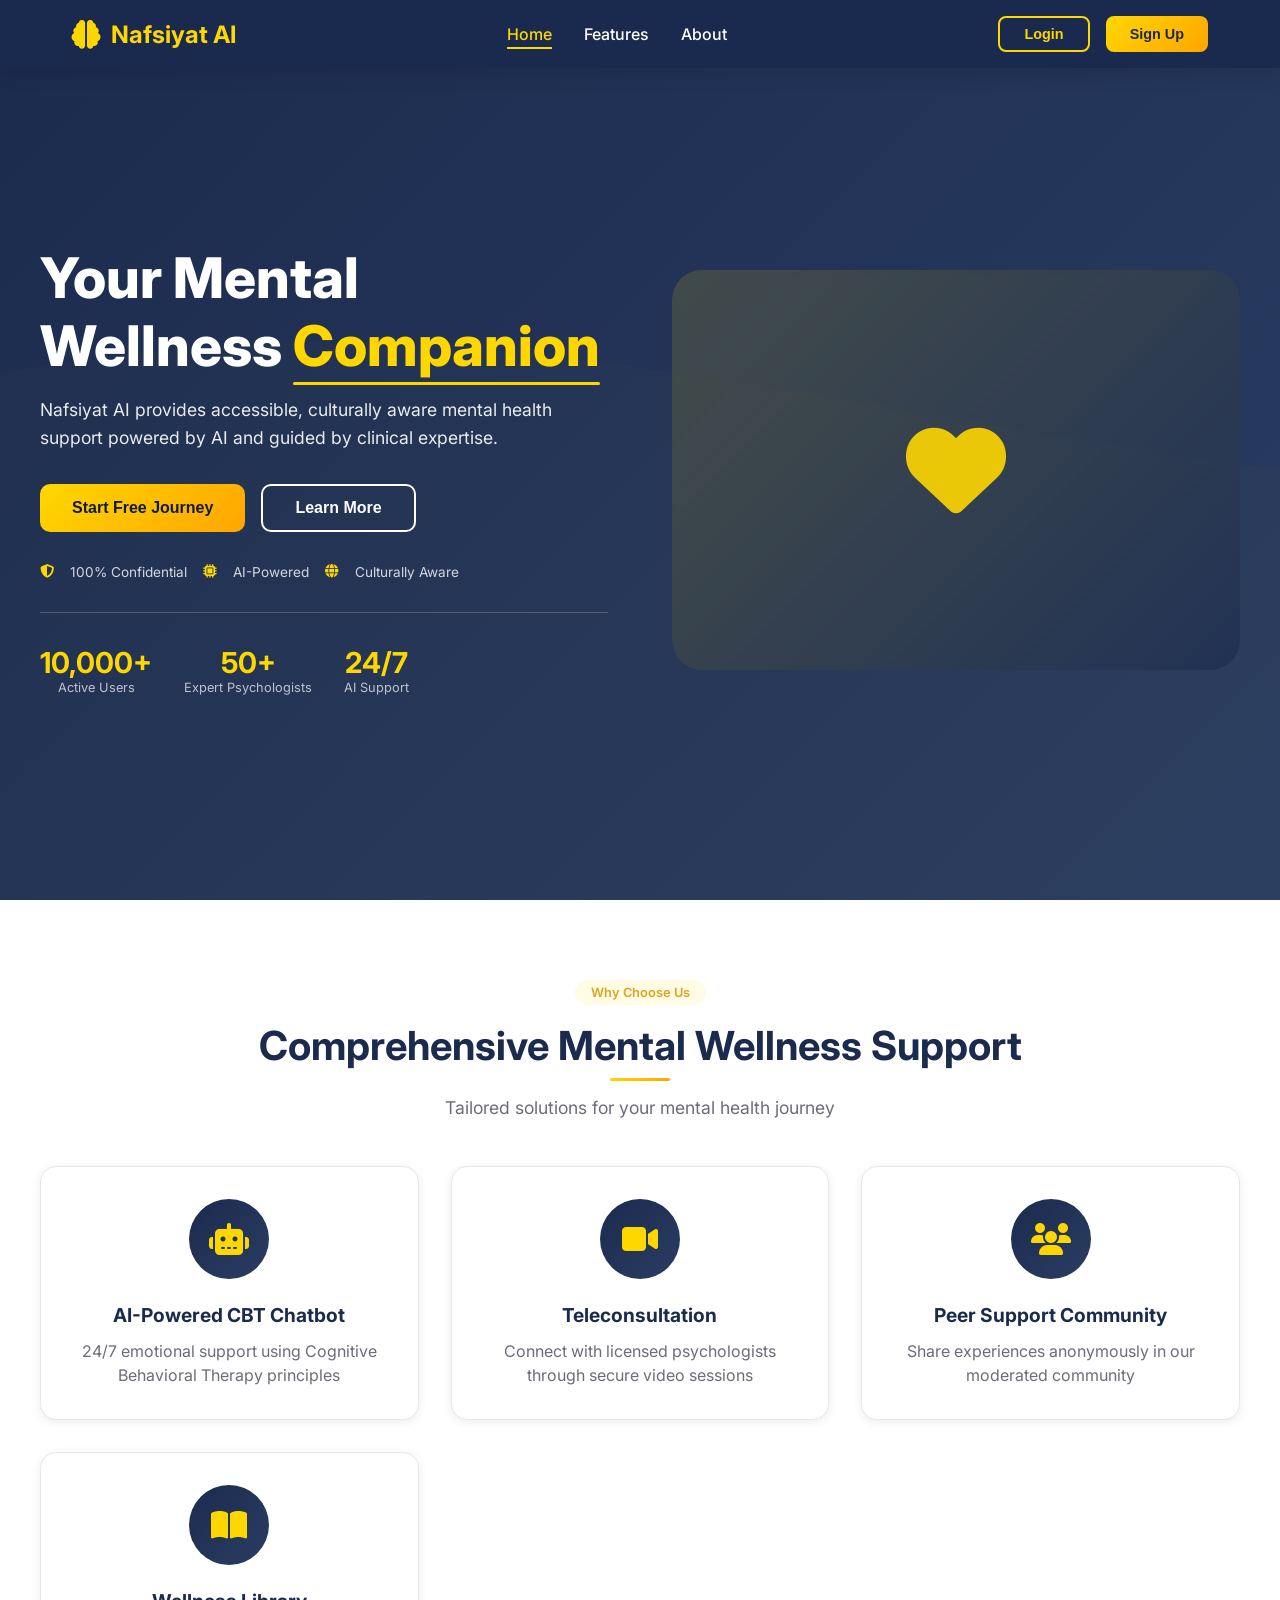
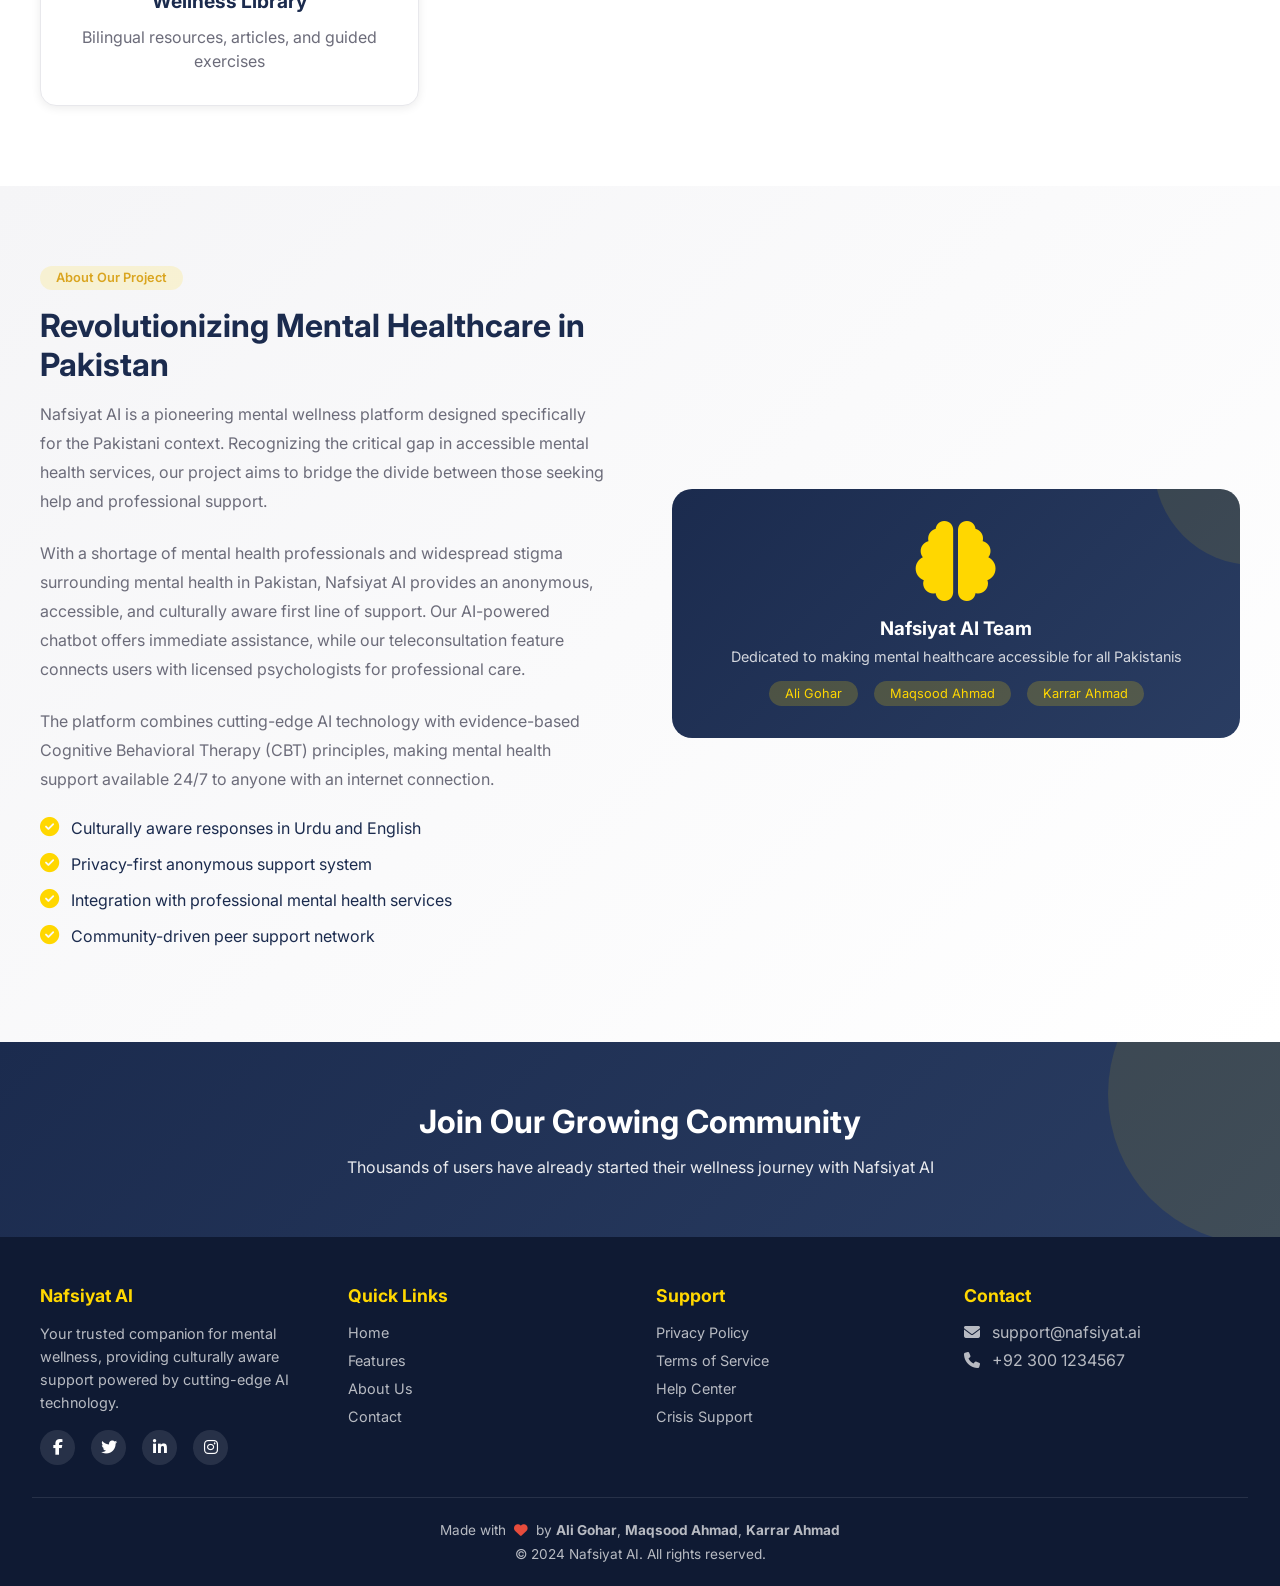
<file: frontend/dashboard.html>
<!DOCTYPE html>
<html lang="en">
<head>
    <meta charset="UTF-8">
    <meta name="viewport" content="width=device-width, initial-scale=1.0">
    <title>Dashboard - Nafsiyat AI</title>
    <link rel="stylesheet" href="css/style.css">
    <link href="https://fonts.googleapis.com/css2?family=Inter:wght@300;400;500;600;700;800&display=swap" rel="stylesheet">
    <link rel="stylesheet" href="https://cdnjs.cloudflare.com/ajax/libs/font-awesome/6.4.0/css/all.min.css">
    <style>
        /* Dashboard Enhanced Styles - Navy Blue & Golden Yellow Theme */
        :root {
            --primary: #1B2B4E;
            --primary-dark: #0F1A33;
            --primary-light: #2A3D62;
            --accent: #FFD700;
            --accent-dark: #DAA520;
            --accent-light: #FFE44D;
            --success: #2ECC71;
            --danger: #E74C3C;
            --dark: #1a1a2e;
            --gray: #6c6c7a;
            --light: #f5f5f7;
            --white: #FFFFFF;
            --shadow: 0 2px 10px rgba(0,0,0,0.08);
            --shadow-lg: 0 4px 20px rgba(0,0,0,0.12);
            --border-radius: 16px;
        }

        /* Dashboard Header */
        .dashboard-header {
            background: linear-gradient(135deg, #1B2B4E 0%, #2A3D62 100%);
            border-radius: var(--border-radius);
            padding: 2rem;
            margin-bottom: 2rem;
            color: white;
            position: relative;
            overflow: hidden;
        }
        
        .dashboard-header::before {
            content: '';
            position: absolute;
            top: -50%;
            right: -10%;
            width: 300px;
            height: 300px;
            background: rgba(255, 215, 0, 0.1);
            border-radius: 50%;
            pointer-events: none;
        }
        
        .dashboard-header h1 {
            font-size: 1.8rem;
            margin-bottom: 0.5rem;
            position: relative;
        }
        
        .dashboard-header h1 span {
            color: #FFD700;
        }
        
        .dashboard-header p {
            opacity: 0.9;
            margin-bottom: 1.5rem;
            position: relative;
        }
        
        .mood-tracker {
            display: flex;
            align-items: center;
            gap: 1rem;
            flex-wrap: wrap;
            background: rgba(255,255,255,0.1);
            padding: 0.8rem 1.2rem;
            border-radius: 50px;
            display: inline-flex;
        }
        
        .mood-label {
            font-weight: 500;
            color: rgba(255,255,255,0.9);
        }
        
        .mood-buttons {
            display: flex;
            gap: 0.5rem;
        }
        
        .mood-btn {
            background: rgba(255,255,255,0.15);
            border: none;
            border-radius: 50%;
            width: 40px;
            height: 40px;
            font-size: 1.3rem;
            cursor: pointer;
            transition: all 0.3s;
            display: flex;
            align-items: center;
            justify-content: center;
        }
        
        .mood-btn:hover {
            background: rgba(255,255,255,0.3);
            transform: scale(1.1);
        }
        
        .mood-btn.selected {
            background: #FFD700;
            transform: scale(1.1);
            box-shadow: 0 4px 15px rgba(255, 215, 0, 0.4);
        }
        
        /* Stats Grid */
        .stats-grid {
            display: grid;
            grid-template-columns: repeat(auto-fit, minmax(280px, 1fr));
            gap: 1.5rem;
            margin-bottom: 2rem;
        }
        
        .stat-card {
            background: var(--white);
            padding: 1.5rem;
            border-radius: var(--border-radius);
            display: flex;
            align-items: center;
            gap: 1.5rem;
            box-shadow: var(--shadow);
            transition: all 0.3s;
            cursor: pointer;
            border: 1px solid #e8e8ec;
            position: relative;
            overflow: hidden;
        }
        
        .stat-card::before {
            content: '';
            position: absolute;
            top: 0;
            left: 0;
            width: 4px;
            height: 100%;
            background: linear-gradient(135deg, #FFD700 0%, #FFA500 100%);
            opacity: 0;
            transition: opacity 0.3s;
        }
        
        .stat-card:hover {
            transform: translateY(-4px);
            box-shadow: var(--shadow-lg);
        }
        
        .stat-card:hover::before {
            opacity: 1;
        }
        
        .stat-icon {
            width: 65px;
            height: 65px;
            background: linear-gradient(135deg, #1B2B4E 0%, #2A3D62 100%);
            border-radius: 50%;
            display: flex;
            align-items: center;
            justify-content: center;
            font-size: 1.8rem;
            color: #FFD700;
            flex-shrink: 0;
            box-shadow: 0 4px 10px rgba(0,0,0,0.1);
        }
        
        .stat-info {
            flex: 1;
        }
        
        .stat-info h3 {
            font-size: 0.85rem;
            color: #6c6c7a;
            margin-bottom: 0.5rem;
            text-transform: uppercase;
            letter-spacing: 0.5px;
        }
        
        .stat-value {
            font-size: 2rem;
            font-weight: 700;
            color: #1B2B4E;
        }
        
        .stat-unit {
            font-size: 0.9rem;
            color: #6c6c7a;
            margin-left: 0.25rem;
        }
        
        /* Quote Section */
        .quote-section {
            background: var(--white);
            border-radius: var(--border-radius);
            padding: 1.5rem;
            margin-bottom: 2rem;
            text-align: center;
            box-shadow: var(--shadow);
            border-left: 4px solid #FFD700;
        }
        
        .quote-text {
            font-size: 1.1rem;
            font-style: italic;
            color: #1B2B4E;
            margin-bottom: 0.5rem;
        }
        
        .quote-author {
            color: #DAA520;
            font-size: 0.85rem;
            font-weight: 500;
        }
        
        /* Quick Actions */
        .quick-actions {
            margin-bottom: 2rem;
        }
        
        .quick-actions h2 {
            margin-bottom: 1rem;
            color: #1B2B4E;
            font-size: 1.3rem;
        }
        
        .actions-grid {
            display: grid;
            grid-template-columns: repeat(auto-fit, minmax(200px, 1fr));
            gap: 1rem;
        }
        
        .action-card {
            background: var(--white);
            padding: 1.5rem;
            border-radius: var(--border-radius);
            text-align: center;
            cursor: pointer;
            transition: all 0.3s;
            box-shadow: var(--shadow);
            border: 1px solid #e8e8ec;
            position: relative;
            overflow: hidden;
        }
        
        .action-card::before {
            content: '';
            position: absolute;
            top: 0;
            left: 0;
            width: 100%;
            height: 100%;
            background: linear-gradient(135deg, #1B2B4E 0%, #2A3D62 100%);
            opacity: 0;
            transition: opacity 0.3s;
            z-index: 0;
        }
        
        .action-card:hover {
            transform: translateY(-5px);
            box-shadow: var(--shadow-lg);
        }
        
        .action-card:hover::before {
            opacity: 1;
        }
        
        .action-card i,
        .action-card h3,
        .action-card p {
            position: relative;
            z-index: 1;
            transition: all 0.3s;
        }
        
        .action-card:hover i,
        .action-card:hover h3,
        .action-card:hover p {
            color: white;
        }
        
        .action-card i {
            font-size: 2.5rem;
            color: #DAA520;
            margin-bottom: 1rem;
            display: inline-block;
        }
        
        .action-card h3 {
            margin-bottom: 0.5rem;
            color: #1B2B4E;
        }
        
        .action-card p {
            color: #6c6c7a;
            font-size: 0.85rem;
        }
        
        /* Modal Styles */
        .modal-content {
            border-top: 4px solid #FFD700;
        }
        
        .modal-content h2 {
            color: #1B2B4E;
        }
        
        .form-group label {
            color: #1B2B4E;
            font-weight: 600;
        }
        
        .form-group input:focus,
        .form-group textarea:focus {
            border-color: #FFD700;
            box-shadow: 0 0 0 3px rgba(255, 215, 0, 0.1);
        }
        
        .btn-primary {
            background: linear-gradient(135deg, #FFD700 0%, #FFA500 100%);
            color: #1B2B4E;
            border: none;
            padding: 0.75rem 1.5rem;
            border-radius: 30px;
            font-weight: 600;
            cursor: pointer;
            transition: all 0.3s;
        }
        
        .btn-primary:hover {
            transform: translateY(-2px);
            box-shadow: 0 4px 15px rgba(255, 215, 0, 0.3);
        }
        
        .btn-outline {
            background: transparent;
            border: 2px solid #FFD700;
            color: #1B2B4E;
            padding: 0.5rem 1.2rem;
            border-radius: 25px;
            font-weight: 600;
            cursor: pointer;
            transition: all 0.3s;
        }
        
        .btn-outline:hover {
            background: #FFD700;
            color: #1B2B4E;
            transform: translateY(-2px);
        }
        
        .btn-block {
            width: 100%;
        }
        
        /* Breathing Circle Animation */
        #breathingCircle {
            transition: transform 4s ease, background-color 0.5s ease;
        }
        
        /* Loading Spinner */
        .loading-spinner {
            text-align: center;
            padding: 2rem;
        }
        
        .spinner {
            border: 3px solid #e8e8ec;
            border-top: 3px solid #FFD700;
            border-radius: 50%;
            width: 40px;
            height: 40px;
            animation: spin 1s linear infinite;
            margin: 0 auto;
        }
        
        @keyframes spin {
            0% { transform: rotate(0deg); }
            100% { transform: rotate(360deg); }
        }
        
        @keyframes slideIn {
            from {
                transform: translateX(100%);
                opacity: 0;
            }
            to {
                transform: translateX(0);
                opacity: 1;
            }
        }
        
        @keyframes slideOut {
            from {
                transform: translateX(0);
                opacity: 1;
            }
            to {
                transform: translateX(100%);
                opacity: 0;
            }
        }
        
        @media (max-width: 768px) {
            .stats-grid {
                grid-template-columns: 1fr;
            }
            
            .actions-grid {
                grid-template-columns: repeat(2, 1fr);
            }
            
            .dashboard-header h1 {
                font-size: 1.4rem;
            }
            
            .mood-tracker {
                flex-wrap: wrap;
            }
            
            .stat-icon {
                width: 55px;
                height: 55px;
                font-size: 1.5rem;
            }
        }
    </style>
</head>
<body>
    <div class="app-container">
        <!-- Sidebar -->
        <aside class="sidebar">
            <div class="sidebar-logo">
                <i class="fas fa-brain"></i>
                <span>Nafsiyat AI</span>
            </div>
            <nav class="sidebar-nav">
                <a href="dashboard.html" class="nav-item active">
                    <i class="fas fa-home"></i>
                    <span>Dashboard</span>
                </a>
                <a href="chatbot.html" class="nav-item">
                    <i class="fas fa-robot"></i>
                    <span>AI Chatbot</span>
                </a>
                <a href="therapy.html" class="nav-item">
                    <i class="fas fa-video"></i>
                    <span>Teleconsultation</span>
                </a>
                <a href="community.html" class="nav-item">
                    <i class="fas fa-users"></i>
                    <span>Community</span>
                </a>
                <a href="library.html" class="nav-item">
                    <i class="fas fa-book-open"></i>
                    <span>Wellness Library</span>
                </a>
            </nav>
            <div class="sidebar-footer">
                <div class="user-info">
                    <i class="fas fa-user-circle"></i>
                    <span id="userNameDisplay">User</span>
                </div>
                <button class="logout-btn" onclick="logout()">
                    <i class="fas fa-sign-out-alt"></i>
                    <span>Logout</span>
                </button>
            </div>
        </aside>

        <!-- Main Content -->
        <main class="main-content">
            <!-- Dashboard Header -->
            <div class="dashboard-header">
                <div>
                    <h1>Welcome back, <span id="userName">Friend</span>! 👋</h1>
                    <p>Your mental wellness journey continues. How are you feeling today?</p>
                </div>
                <div class="mood-tracker">
                    <span class="mood-label"><i class="fas fa-smile"></i> Track your mood:</span>
                    <div class="mood-buttons">
                        <button class="mood-btn" data-mood="great" data-value="5">😊</button>
                        <button class="mood-btn" data-mood="good" data-value="4">🙂</button>
                        <button class="mood-btn" data-mood="okay" data-value="3">😐</button>
                        <button class="mood-btn" data-mood="sad" data-value="2">😔</button>
                        <button class="mood-btn" data-mood="anxious" data-value="1">😰</button>
                    </div>
                </div>
            </div>

            <!-- Daily Inspiration Quote -->
            <div class="quote-section">
                <div class="quote-text" id="dailyQuote">
                    "The only journey is the journey within."
                </div>
                <div class="quote-author" id="quoteAuthor">
                    - Rainer Maria Rilke
                </div>
            </div>

            <!-- Stats Cards -->
            <div class="stats-grid">
                <div class="stat-card" onclick="location.href='chatbot.html'">
                    <div class="stat-icon">
                        <i class="fas fa-comments"></i>
                    </div>
                    <div class="stat-info">
                        <h3>Chat Sessions</h3>
                        <div class="stat-value" id="chatCount">0</div>
                    </div>
                </div>
                <div class="stat-card" onclick="location.href='therapy.html'">
                    <div class="stat-icon">
                        <i class="fas fa-calendar-check"></i>
                    </div>
                    <div class="stat-info">
                        <h3>Upcoming Appointments</h3>
                        <div class="stat-value" id="appointmentCount">0</div>
                    </div>
                </div>
                <div class="stat-card" onclick="location.href='therapy.html'">
                    <div class="stat-icon">
                        <i class="fas fa-check-circle"></i>
                    </div>
                    <div class="stat-info">
                        <h3>Completed Sessions</h3>
                        <div class="stat-value" id="completedCount">0</div>
                    </div>
                </div>
                <div class="stat-card" onclick="location.href='community.html'">
                    <div class="stat-icon">
                        <i class="fas fa-users"></i>
                    </div>
                    <div class="stat-info">
                        <h3>Community Posts</h3>
                        <div class="stat-value" id="postCount">0</div>
                    </div>
                </div>
                <div class="stat-card" onclick="location.href='chatbot.html'">
                    <div class="stat-icon">
                        <i class="fas fa-heart"></i>
                    </div>
                    <div class="stat-info">
                        <h3>Wellness Score</h3>
                        <div class="stat-value" id="wellnessScore">85<span class="stat-unit">%</span></div>
                    </div>
                </div>
            </div>

            <!-- Quick Actions -->
            <div class="quick-actions">
                <h2><i class="fas fa-bolt" style="color: #DAA520;"></i> Quick Actions</h2>
                <div class="actions-grid">
                    <div class="action-card" onclick="location.href='chatbot.html'">
                        <i class="fas fa-comment-dots"></i>
                        <h3>Chat with AI</h3>
                        <p>Get immediate emotional support</p>
                    </div>
                    <div class="action-card" onclick="location.href='therapy.html'">
                        <i class="fas fa-user-md"></i>
                        <h3>Book Therapy</h3>
                        <p>Talk to a professional</p>
                    </div>
                    <div class="action-card" onclick="location.href='community.html'">
                        <i class="fas fa-hand-holding-heart"></i>
                        <h3>Join Community</h3>
                        <p>Share anonymously</p>
                    </div>
                    <div class="action-card" onclick="location.href='library.html'">
                        <i class="fas fa-leaf"></i>
                        <h3>Daily Wellness</h3>
                        <p>Read wellness articles</p>
                    </div>
                    <div class="action-card" onclick="startBreathingExercise()">
                        <i class="fas fa-lungs"></i>
                        <h3>Breathing Exercise</h3>
                        <p>2-minute guided breathing</p>
                    </div>
                    <div class="action-card" onclick="showJournalModal()">
                        <i class="fas fa-pen-alt"></i>
                        <h3>Gratitude Journal</h3>
                        <p>Write what you're grateful for</p>
                    </div>
                </div>
            </div>
        </main>
    </div>

    <!-- Journal Modal -->
    <div id="journalModal" class="modal">
        <div class="modal-content" style="max-width: 500px;">
            <span class="close" onclick="closeJournalModal()">&times;</span>
            <h2><i class="fas fa-book" style="color: #DAA520;"></i> Gratitude Journal</h2>
            <p style="color: var(--gray); margin-bottom: 1rem;">What are you grateful for today?</p>
            <form id="journalForm">
                <div class="form-group">
                    <textarea id="journalEntry" rows="5" placeholder="I'm grateful for..." style="width: 100%; padding: 0.75rem; border: 1px solid #e8e8ec; border-radius: 12px; font-family: inherit;"></textarea>
                </div>
                <button type="submit" class="btn-primary btn-block">Save Entry</button>
            </form>
        </div>
    </div>

    <!-- Breathing Exercise Modal -->
    <div id="breathingModal" class="modal">
        <div class="modal-content" style="max-width: 400px; text-align: center;">
            <span class="close" onclick="closeBreathingModal()">&times;</span>
            <h2><i class="fas fa-lungs" style="color: #DAA520;"></i> Deep Breathing Exercise</h2>
            <div id="breathingCircle" style="width: 150px; height: 150px; margin: 2rem auto; background: linear-gradient(135deg, #1B2B4E 0%, #2A3D62 100%); border-radius: 50%; display: flex; align-items: center; justify-content: center; color: #FFD700; font-size: 1.2rem; transition: all 0.3s ease;">
                Breathe
            </div>
            <p id="breathingText" style="font-size: 1.2rem; margin-bottom: 1rem; color: #1B2B4E;">Inhale...</p>
            <button class="btn-primary" onclick="startBreathing()">Start Exercise</button>
            <button class="btn-outline" onclick="closeBreathingModal()">Close</button>
        </div>
    </div>
    <script src="js/config.js"></script>
    <script>
        
        let breathingInterval = null;
        let breathingStep = 0;
        
        // Quotes collection
        const quotes = [
            { text: "The only journey is the journey within.", author: "Rainer Maria Rilke" },
            { text: "You are not your thoughts. You are the observer of your thoughts.", author: "Unknown" },
            { text: "Healing takes time, and asking for help is a courageous step.", author: "Unknown" },
            { text: "Your present circumstances don't determine where you can go; they merely determine where you start.", author: "Nido Qubein" },
            { text: "Self-care is not selfish. You cannot serve from an empty vessel.", author: "Eleanor Brown" },
            { text: "The bravest thing I ever did was continuing my life when I wanted to die.", author: "Juliette Lewis" },
            { text: "Mental health is not a destination, but a process. It's about how you drive, not where you're going.", author: "Unknown" },
            { text: "There is hope, even when your brain tells you there isn't.", author: "John Green" },
            { text: "You don't have to control your thoughts. You just have to stop letting them control you.", author: "Dan Millman" },
            { text: "Small steps every day lead to big changes over time.", author: "Unknown" }
        ];
        
        // Get auth token
        function getAuthToken() {
            const token = localStorage.getItem('token');
            if (!token) {
                window.location.href = 'index.html';
            }
            return token;
        }
        
        // Load dashboard data
        async function loadDashboard() {
            try {
                // Get user info
                const userResponse = await fetch(`${API_URL}/auth/me`, {
                    headers: { 'Authorization': `Bearer ${getAuthToken()}` }
                });
                
                if (userResponse.ok) {
                    const user = await userResponse.json();
                    const displayName = user.full_name || user.username;
                    document.getElementById('userName').textContent = displayName;
                    document.getElementById('userNameDisplay').textContent = displayName;
                } else if (userResponse.status === 401) {
                    window.location.href = 'index.html';
                    return;
                }
                
                // Load dashboard stats
                await loadDashboardStats();
                
                // Load daily quote
                loadDailyQuote();
                
            } catch (error) {
                console.error('Error loading dashboard:', error);
            }
        }
        
        // Load dashboard statistics
        async function loadDashboardStats() {
            try {
                const response = await fetch(`${API_URL}/dashboard/stats`, {
                    headers: { 'Authorization': `Bearer ${getAuthToken()}` }
                });
                
                if (response.ok) {
                    const stats = await response.json();
                    document.getElementById('chatCount').textContent = stats.total_messages || 0;
                    document.getElementById('appointmentCount').textContent = stats.upcoming_appointments || 0;
                    document.getElementById('completedCount').textContent = stats.completed_sessions || 0;
                    document.getElementById('postCount').textContent = stats.community_posts || 0;
                    
                    // Calculate wellness score based on activities
                    const wellnessScore = Math.min(100, Math.floor(
                        (stats.completed_sessions * 5) + 
                        (stats.total_messages / 10) + 
                        (stats.community_posts * 3)
                    ));
                    document.getElementById('wellnessScore').innerHTML = (wellnessScore || 75) + '<span class="stat-unit">%</span>';
                }
            } catch (error) {
                console.error('Error loading stats:', error);
                setDefaultStats();
            }
        }
        
        // Set default stats if API fails
        function setDefaultStats() {
            document.getElementById('chatCount').textContent = '0';
            document.getElementById('appointmentCount').textContent = '0';
            document.getElementById('completedCount').textContent = '0';
            document.getElementById('postCount').textContent = '0';
            document.getElementById('wellnessScore').innerHTML = '75<span class="stat-unit">%</span>';
        }
        
        // Load daily quote
        function loadDailyQuote() {
            const today = new Date().getDate();
            const quoteIndex = today % quotes.length;
            const quote = quotes[quoteIndex];
            document.getElementById('dailyQuote').textContent = `"${quote.text}"`;
            document.getElementById('quoteAuthor').textContent = `- ${quote.author}`;
        }
        
        // Mood tracking
        document.querySelectorAll('.mood-btn').forEach(btn => {
            btn.addEventListener('click', async () => {
                const mood = btn.dataset.mood;
                
                // Remove selected class from all
                document.querySelectorAll('.mood-btn').forEach(b => b.classList.remove('selected'));
                btn.classList.add('selected');
                
                // Send mood to chatbot
                try {
                    const response = await fetch(`${API_URL}/chat/send`, {
                        method: 'POST',
                        headers: {
                            'Content-Type': 'application/json',
                            'Authorization': `Bearer ${getAuthToken()}`
                        },
                        body: JSON.stringify({ content: `I'm feeling ${mood} today` })
                    });
                    
                    if (response.ok) {
                        showNotification('Mood recorded! Thanks for sharing. 💙', 'success');
                    }
                } catch (error) {
                    console.error('Error saving mood:', error);
                }
            });
        });
        
        // Show notification
        function showNotification(message, type) {
            const notification = document.createElement('div');
            notification.innerHTML = `
                <i class="fas ${type === 'success' ? 'fa-check-circle' : 'fa-info-circle'}"></i>
                <span>${message}</span>
            `;
            notification.style.cssText = `
                position: fixed;
                bottom: 20px;
                right: 20px;
                background: ${type === 'success' ? '#2ECC71' : '#1B2B4E'};
                color: white;
                padding: 12px 20px;
                border-radius: 12px;
                z-index: 10000;
                animation: slideIn 0.3s ease;
                box-shadow: 0 4px 12px rgba(0,0,0,0.15);
            `;
            document.body.appendChild(notification);
            
            setTimeout(() => {
                notification.style.animation = 'slideOut 0.3s ease';
                setTimeout(() => notification.remove(), 300);
            }, 3000);
        }
        
        // Journal functions
        function showJournalModal() {
            document.getElementById('journalModal').style.display = 'flex';
        }
        
        function closeJournalModal() {
            document.getElementById('journalModal').style.display = 'none';
            document.getElementById('journalEntry').value = '';
        }
        
        document.getElementById('journalForm')?.addEventListener('submit', async (e) => {
            e.preventDefault();
            const entry = document.getElementById('journalEntry').value;
            
            if (entry.trim()) {
                const journals = JSON.parse(localStorage.getItem('gratitude_journals') || '[]');
                journals.unshift({
                    entry: entry,
                    date: new Date().toISOString()
                });
                localStorage.setItem('gratitude_journals', JSON.stringify(journals.slice(0, 30)));
                
                showNotification('Journal entry saved! 🌟', 'success');
                closeJournalModal();
            }
        });
        
        // Breathing exercise
        function startBreathingExercise() {
            document.getElementById('breathingModal').style.display = 'flex';
        }
        
        function closeBreathingModal() {
            if (breathingInterval) {
                clearInterval(breathingInterval);
                breathingInterval = null;
            }
            document.getElementById('breathingModal').style.display = 'none';
            breathingStep = 0;
        }
        
        function startBreathing() {
            if (breathingInterval) {
                clearInterval(breathingInterval);
            }
            
            breathingStep = 0;
            const circle = document.getElementById('breathingCircle');
            const text = document.getElementById('breathingText');
            
            const steps = [
                { text: "Inhale...", duration: 4000, scale: 1.5, color: "#4CAF50" },
                { text: "Hold...", duration: 4000, scale: 1.5, color: "#FFD700" },
                { text: "Exhale...", duration: 4000, scale: 1, color: "#1B2B4E" },
                { text: "Rest...", duration: 2000, scale: 1, color: "#2A3D62" }
            ];
            
            let stepIndex = 0;
            
            function updateBreathing() {
                const step = steps[stepIndex];
                text.textContent = step.text;
                circle.style.transform = `scale(${step.scale})`;
                circle.style.backgroundColor = step.color;
                
                stepIndex = (stepIndex + 1) % steps.length;
            }
            
            updateBreathing();
            breathingInterval = setInterval(updateBreathing, 4000);
            
            setTimeout(() => {
                if (breathingInterval) {
                    clearInterval(breathingInterval);
                    breathingInterval = null;
                    showNotification('Great job! Breathing exercise completed. 🧘', 'success');
                    closeBreathingModal();
                }
            }, 120000);
        }
        
        // Logout function
        function logout() {
            localStorage.removeItem('token');
            localStorage.removeItem('username');
            window.location.href = 'index.html';
        }
        
        // Load dashboard when page loads
        document.addEventListener('DOMContentLoaded', loadDashboard);
    </script>
</body>
</html>
</file>
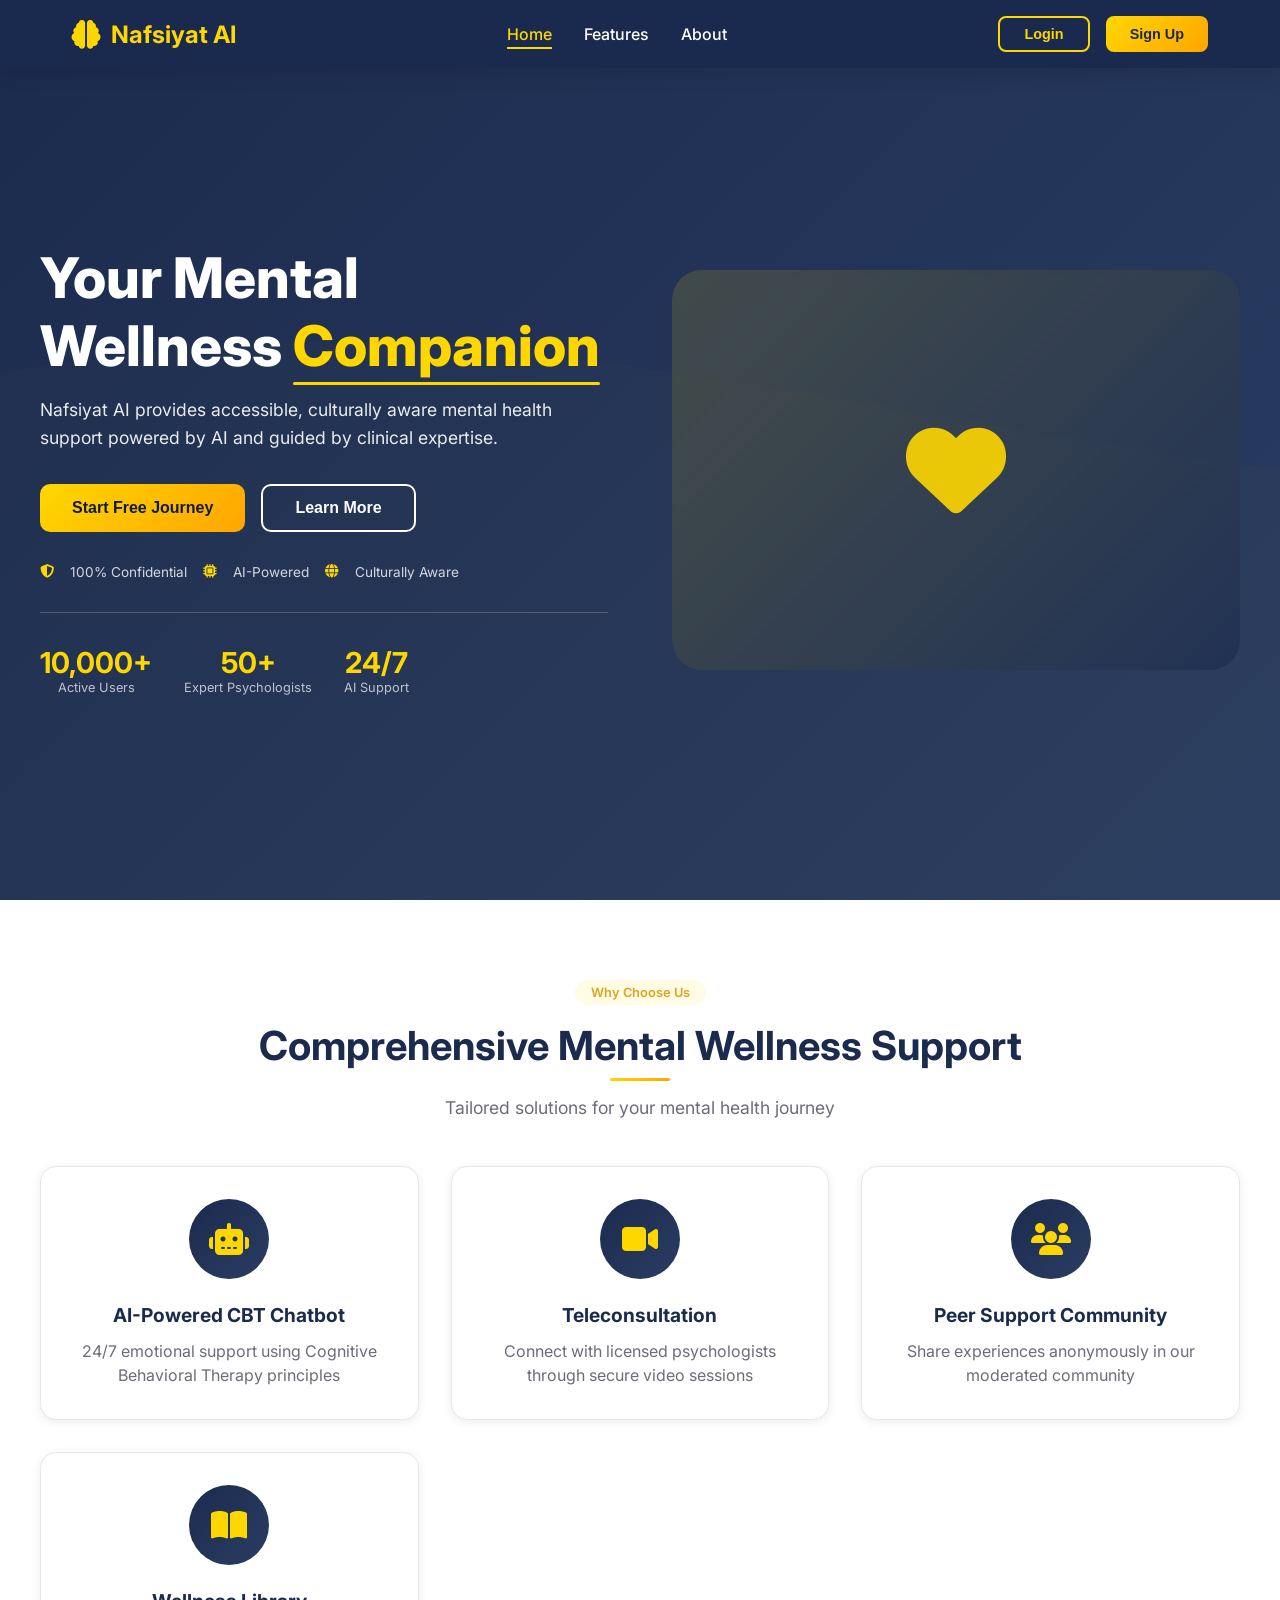
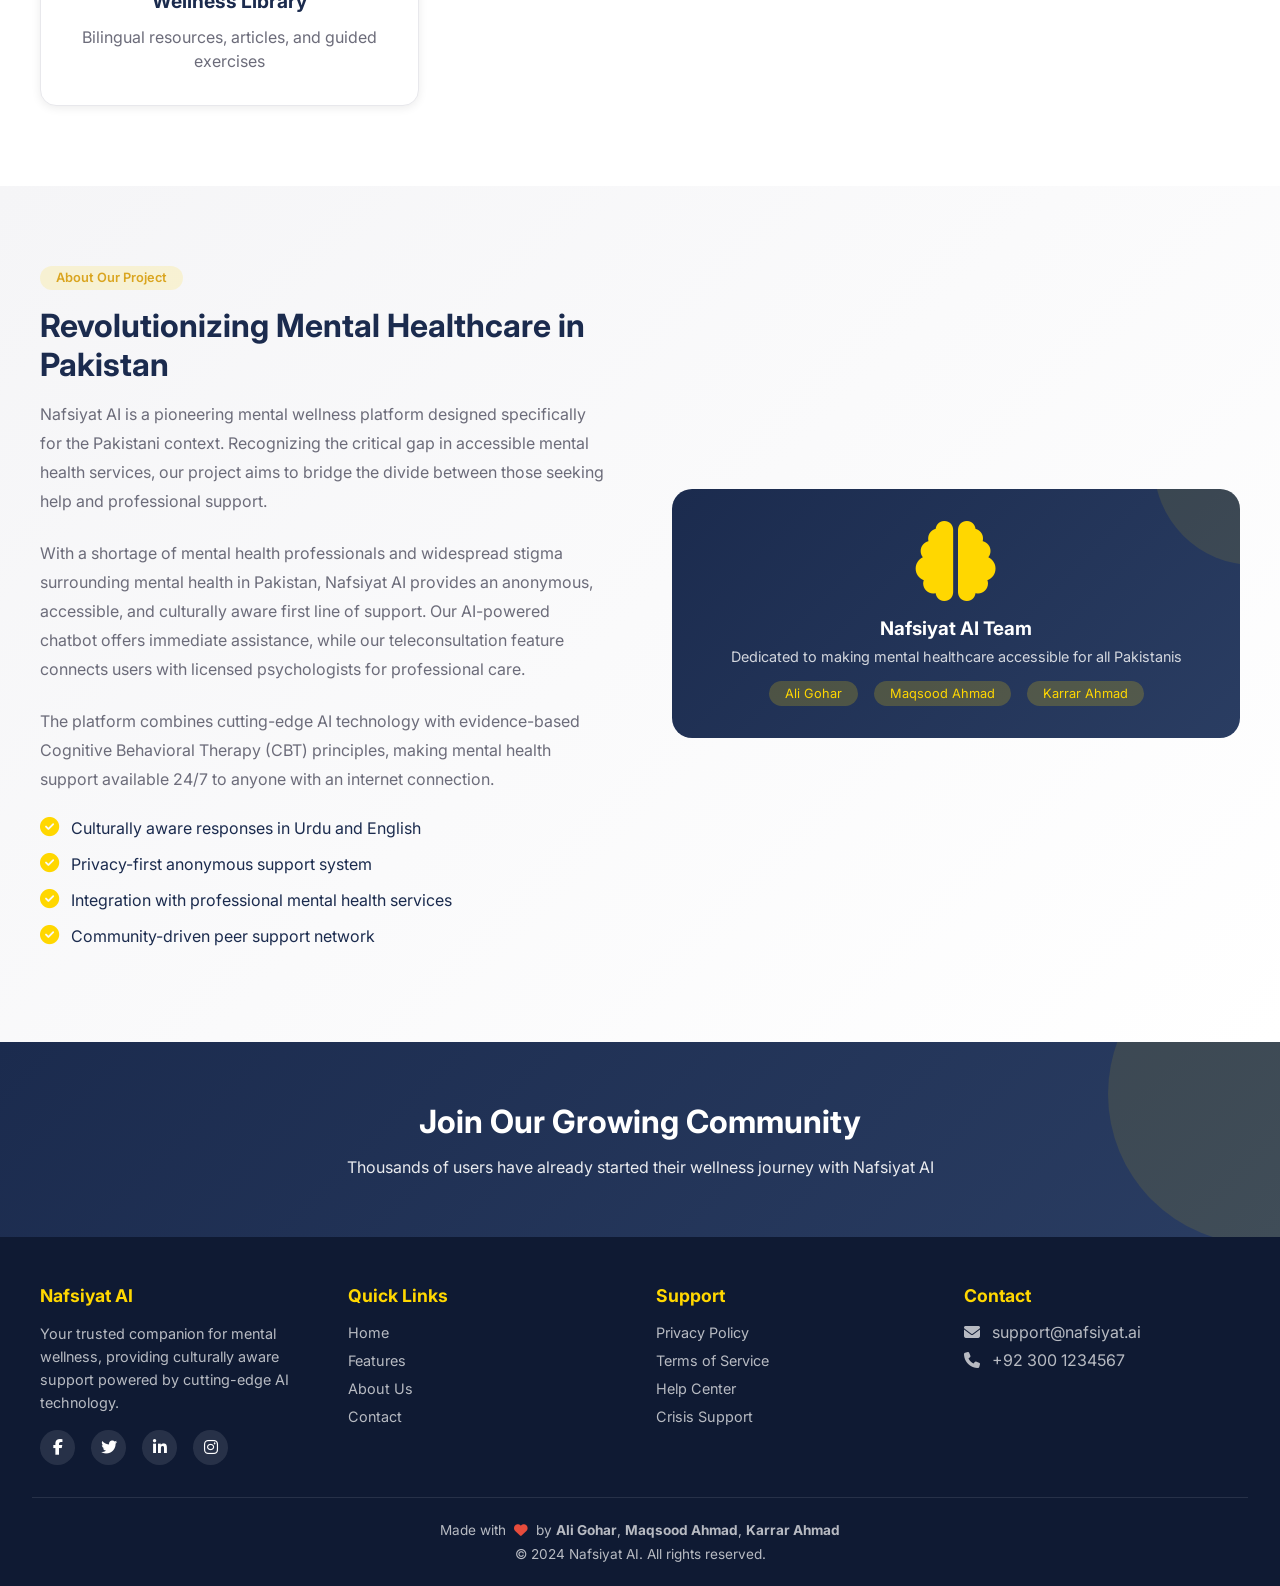
<file: frontend/library.html>
<!DOCTYPE html>
<html lang="en">
<head>
    <meta charset="UTF-8">
    <meta name="viewport" content="width=device-width, initial-scale=1.0">
    <title>Wellness Library - Nafsiyat AI</title>
    <link rel="stylesheet" href="css/style.css">
    <link href="https://fonts.googleapis.com/css2?family=Inter:wght@300;400;500;600;700;800&display=swap" rel="stylesheet">
    <link href="https://fonts.googleapis.com/css2?family=Noto+Nastaliq+Urdu:wght@400;500;600;700&display=swap" rel="stylesheet">
    <link rel="stylesheet" href="https://cdnjs.cloudflare.com/ajax/libs/font-awesome/6.4.0/css/all.min.css">
    <style>
        /* Wellness Library Enhanced Styles */
        :root {
            --primary: #1B2B4E;
            --primary-dark: #0F1A33;
            --primary-light: #2A3D62;
            --accent: #FFD700;
            --accent-dark: #DAA520;
            --accent-light: #FFE44D;
            --success: #2ECC71;
            --danger: #E74C3C;
            --dark: #1a1a2e;
            --gray: #6c6c7a;
            --light: #f5f5f7;
            --white: #FFFFFF;
            --shadow: 0 2px 10px rgba(0,0,0,0.08);
            --shadow-lg: 0 4px 20px rgba(0,0,0,0.12);
            --border-radius: 16px;
        }

        /* Library Header */
        .library-header {
            background: linear-gradient(135deg, #1B2B4E 0%, #2A3D62 100%);
            border-radius: var(--border-radius);
            padding: 2rem;
            margin-bottom: 2rem;
            color: white;
            position: relative;
            overflow: hidden;
        }
        
        .library-header::before {
            content: '';
            position: absolute;
            top: -50%;
            right: -10%;
            width: 300px;
            height: 300px;
            background: rgba(255, 215, 0, 0.1);
            border-radius: 50%;
            pointer-events: none;
        }
        
        .library-header h1 {
            font-size: 2rem;
            margin-bottom: 0.5rem;
            position: relative;
        }
        
        .library-header h1 i {
            color: #FFD700;
            margin-right: 0.5rem;
        }
        
        .library-header p {
            opacity: 0.9;
            position: relative;
        }
        
        /* Filters Section */
        .filters-section {
            background: white;
            border-radius: var(--border-radius);
            padding: 1.5rem;
            margin-bottom: 2rem;
            box-shadow: var(--shadow);
            border: 1px solid #e8e8ec;
        }
        
        .library-filters {
            display: flex;
            gap: 1rem;
            flex-wrap: wrap;
        }
        
        .search-bar {
            flex: 1;
            position: relative;
        }
        
        .search-bar i {
            position: absolute;
            left: 1rem;
            top: 50%;
            transform: translateY(-50%);
            color: #DAA520;
        }
        
        .search-bar input {
            width: 100%;
            padding: 0.85rem 1rem 0.85rem 2.8rem;
            border: 1px solid #e8e8ec;
            border-radius: 12px;
            font-size: 0.95rem;
            transition: all 0.3s;
        }
        
        .search-bar input:focus {
            outline: none;
            border-color: #FFD700;
            box-shadow: 0 0 0 3px rgba(255, 215, 0, 0.1);
        }
        
        .filter-group {
            display: flex;
            gap: 0.5rem;
        }
        
        .filter-select {
            padding: 0.85rem;
            border: 1px solid #e8e8ec;
            border-radius: 12px;
            font-size: 0.9rem;
            background: white;
            cursor: pointer;
            transition: all 0.3s;
        }
        
        .filter-select:focus {
            outline: none;
            border-color: #FFD700;
        }
        
        /* Language Toggle */
        .language-toggle {
            display: flex;
            gap: 0.5rem;
            margin-bottom: 2rem;
            justify-content: flex-end;
        }
        
        .lang-btn {
            padding: 0.6rem 1.5rem;
            background: white;
            border: 1px solid #e8e8ec;
            border-radius: 30px;
            cursor: pointer;
            transition: all 0.3s;
            font-weight: 500;
            color: #1B2B4E;
        }
        
        .lang-btn:hover {
            border-color: #FFD700;
            transform: translateY(-2px);
        }
        
        .lang-btn.active {
            background: linear-gradient(135deg, #1B2B4E 0%, #2A3D62 100%);
            color: #FFD700;
            border-color: #FFD700;
        }
        
        /* Content Grid */
        .content-grid {
            display: grid;
            grid-template-columns: repeat(auto-fill, minmax(350px, 1fr));
            gap: 1.5rem;
        }
        
        .content-card {
            background: var(--white);
            border-radius: var(--border-radius);
            overflow: hidden;
            box-shadow: var(--shadow);
            cursor: pointer;
            transition: all 0.3s;
            border: 1px solid #e8e8ec;
            position: relative;
        }
        
        .content-card::before {
            content: '';
            position: absolute;
            top: 0;
            left: 0;
            width: 4px;
            height: 100%;
            background: linear-gradient(135deg, #FFD700 0%, #FFA500 100%);
            opacity: 0;
            transition: opacity 0.3s;
        }
        
        .content-card:hover {
            transform: translateY(-5px);
            box-shadow: var(--shadow-lg);
        }
        
        .content-card:hover::before {
            opacity: 1;
        }
        
        .content-image {
            position: relative;
            height: 200px;
            overflow: hidden;
            background: linear-gradient(135deg, #1B2B4E 0%, #2A3D62 100%);
            display: flex;
            align-items: center;
            justify-content: center;
        }
        
        .content-image i {
            font-size: 4rem;
            color: #FFD700;
            opacity: 0.9;
            transition: transform 0.3s;
        }
        
        .content-card:hover .content-image i {
            transform: scale(1.1);
        }
        
        .content-type {
            position: absolute;
            top: 1rem;
            right: 1rem;
            background: rgba(0,0,0,0.7);
            color: var(--white);
            padding: 0.3rem 1rem;
            border-radius: 25px;
            font-size: 0.75rem;
            text-transform: capitalize;
            font-weight: 500;
        }
        
        .content-info {
            padding: 1.5rem;
        }
        
        .content-info h3 {
            margin-bottom: 0.75rem;
            color: #1B2B4E;
            font-size: 1.2rem;
            line-height: 1.4;
            font-weight: 700;
        }
        
        .content-meta {
            display: flex;
            gap: 1rem;
            color: #6c6c7a;
            font-size: 0.85rem;
        }
        
        .content-meta i {
            margin-right: 0.25rem;
            color: #DAA520;
        }
        
        /* Modal Styles */
        .modal-content {
            border-top: 4px solid #FFD700;
        }
        
        .content-detail-header {
            margin-bottom: 1.5rem;
            padding-bottom: 1rem;
            border-bottom: 1px solid #e8e8ec;
        }
        
        .content-detail-header h1 {
            margin-bottom: 0.5rem;
            color: #1B2B4E;
            font-size: 1.8rem;
        }
        
        .content-detail-meta {
            display: flex;
            gap: 1rem;
            color: #6c6c7a;
            font-size: 0.9rem;
        }
        
        .content-detail-meta i {
            color: #DAA520;
        }
        
        .content-detail-body {
            line-height: 1.8;
            color: #2d2d3d;
        }
        
        .content-detail-body.urdu-text {
            font-family: 'Noto Nastaliq Urdu', serif;
            direction: rtl;
            text-align: right;
            line-height: 2;
            font-size: 1.1rem;
        }
        
        .content-detail-body h2 {
            margin: 1.5rem 0 1rem;
            color: #1B2B4E;
        }
        
        .content-detail-body h3 {
            margin: 1rem 0 0.5rem;
            color: #1B2B4E;
        }
        
        .content-detail-body ul, .content-detail-body ol {
            margin: 1rem 0;
            padding-left: 2rem;
        }
        
        .content-detail-body li {
            margin: 0.5rem 0;
        }
        
        .content-tags {
            display: flex;
            flex-wrap: wrap;
            gap: 0.5rem;
            margin-top: 2rem;
            padding-top: 1rem;
            border-top: 1px solid #e8e8ec;
        }
        
        .tag {
            background: #f5f5f7;
            padding: 0.3rem 1rem;
            border-radius: 25px;
            font-size: 0.85rem;
            color: #1B2B4E;
            transition: all 0.3s;
        }
        
        .tag:hover {
            background: #FFD700;
            color: #1B2B4E;
            transform: translateY(-2px);
        }
        
        /* Loading States */
        .loading, .no-data, .error {
            text-align: center;
            padding: 3rem;
            color: #6c6c7a;
        }
        
        .spinner {
            border: 3px solid #e8e8ec;
            border-top: 3px solid #FFD700;
            border-radius: 50%;
            width: 40px;
            height: 40px;
            animation: spin 1s linear infinite;
            margin: 0 auto 1rem;
        }
        
        @keyframes spin {
            0% { transform: rotate(0deg); }
            100% { transform: rotate(360deg); }
        }
        
        /* Urdu Text Support */
        .urdu-text {
            font-family: 'Noto Nastaliq Urdu', 'Jameel Noori Nastaleeq', 'Alvi Lahori Nastaleeq', 'Urdu Typesetting', serif;
            direction: rtl;
            text-align: right;
            line-height: 2;
            font-size: 1.1rem;
        }
        
        @media (max-width: 768px) {
            .content-grid {
                grid-template-columns: 1fr;
            }
            
            .library-filters {
                flex-direction: column;
            }
            
            .filter-group {
                justify-content: space-between;
            }
            
            .filter-group select {
                flex: 1;
            }
            
            .library-header h1 {
                font-size: 1.5rem;
            }
            
            .language-toggle {
                justify-content: center;
            }
        }
    </style>
</head>
<body>
    <div class="app-container">
        <!-- Sidebar -->
        <aside class="sidebar">
            <div class="sidebar-logo">
                <i class="fas fa-brain"></i>
                <span>Nafsiyat AI</span>
            </div>
            <nav class="sidebar-nav">
                <a href="dashboard.html" class="nav-item">
                    <i class="fas fa-home"></i>
                    <span>Dashboard</span>
                </a>
                <a href="chatbot.html" class="nav-item">
                    <i class="fas fa-robot"></i>
                    <span>AI Chatbot</span>
                </a>
                <a href="therapy.html" class="nav-item">
                    <i class="fas fa-video"></i>
                    <span>Teleconsultation</span>
                </a>
                <a href="community.html" class="nav-item">
                    <i class="fas fa-users"></i>
                    <span>Community</span>
                </a>
                <a href="library.html" class="nav-item active">
                    <i class="fas fa-book-open"></i>
                    <span>Wellness Library</span>
                </a>
            </nav>
            <div class="sidebar-footer">
                <div class="user-info">
                    <i class="fas fa-user-circle"></i>
                    <span id="userNameDisplay">User</span>
                </div>
                <button class="logout-btn" onclick="logout()">
                    <i class="fas fa-sign-out-alt"></i>
                    <span>Logout</span>
                </button>
            </div>
        </aside>

        <!-- Main Content -->
        <main class="main-content">
            <!-- Library Header -->
            <div class="library-header">
                <h1><i class="fas fa-book-open"></i> Wellness Library</h1>
                <p>Discover authentic articles, guides, and resources for mental wellness</p>
            </div>

            <!-- Filters Section -->
            <div class="filters-section">
                <div class="library-filters">
                    <div class="search-bar">
                        <i class="fas fa-search"></i>
                        <input type="text" id="searchInput" placeholder="Search articles by title, category, or tags..." onkeyup="searchContent()">
                    </div>
                    <div class="filter-group">
                        <select id="categoryFilter" class="filter-select" onchange="filterContent()">
                            <option value="">All Categories</option>
                            <option value="Anxiety">😰 Anxiety</option>
                            <option value="Depression">😔 Depression</option>
                            <option value="Stress">😫 Stress</option>
                            <option value="Mindfulness">🧘 Mindfulness</option>
                            <option value="Relationships">💕 Relationships</option>
                            <option value="Self-Care">✨ Self-Care</option>
                        </select>
                        <select id="typeFilter" class="filter-select" onchange="filterContent()">
                            <option value="">All Types</option>
                            <option value="article">📄 Articles</option>
                            <option value="guide">📘 Guides</option>
                        </select>
                    </div>
                </div>
            </div>

            <!-- Language Toggle -->
            <div class="language-toggle">
                <button class="lang-btn active" onclick="setLanguage('english')">
                    <i class="fas fa-language"></i> English
                </button>
                <button class="lang-btn" onclick="setLanguage('urdu')">
                    <i class="fas fa-urdu"></i> اردو
                </button>
            </div>

            <!-- Content Grid -->
            <div id="contentGrid" class="content-grid">
                <div class="loading">
                    <div class="spinner"></div>
                    <p>Loading wellness content...</p>
                </div>
            </div>
        </main>
    </div>

    <!-- Content Modal -->
    <div id="contentModal" class="modal">
        <div class="modal-content" style="max-width: 800px; max-height: 85vh; overflow-y: auto;">
            <span class="close" onclick="closeContentModal()">&times;</span>
            <div id="contentDetail"></div>
        </div>
    </div>

    <script src="js/config.js"></script>
    <script>
        // API Configuration - Use global config
        //const API_URL = window.API_URL || 'http://localhost:8000/api';
        let currentLanguage = 'english';

        // Authentic Articles Data
        const articlesData = [
            {
                id: 1,
                title: "Understanding Anxiety: Causes, Symptoms, and Evidence-Based Treatments",
                title_urdu: "پریشانی کو سمجھنا: وجوہات، علامات اور سائنسی علاج",
                category: "Anxiety",
                type: "article",
                content_english: `<h2>What is Anxiety?</h2>
<p>Anxiety is a normal human emotion that everyone experiences at times. Many people feel anxious when facing problems at work, before taking a test, or making important decisions. However, anxiety disorders are different. They are a group of mental illnesses that cause constant and overwhelming anxiety and fear.</p>

<h3>Common Symptoms of Anxiety Disorders:</h3>
<ul>
<li><strong>Physical symptoms:</strong> Racing heart, shortness of breath, sweating, trembling, fatigue, headaches, muscle tension</li>
<li><strong>Psychological symptoms:</strong> Excessive worry, racing thoughts, difficulty concentrating, irritability, restlessness</li>
<li><strong>Behavioral symptoms:</strong> Avoiding situations that trigger anxiety, seeking reassurance, difficulty sleeping</li>
</ul>

<h3>Evidence-Based Treatments for Anxiety:</h3>
<p><strong>Cognitive Behavioral Therapy (CBT):</strong> CBT is the gold-standard treatment for anxiety disorders. It helps you identify and change negative thought patterns and behaviors that maintain anxiety. Research shows that 60-80% of people with anxiety disorders improve significantly with CBT.</p>

<p><strong>Medication:</strong> Selective Serotonin Reuptake Inhibitors (SSRIs) and Serotonin-Norepinephrine Reuptake Inhibitors (SNRIs) are commonly prescribed for anxiety disorders. These medications work by balancing brain chemicals that affect mood.</p>

<p><strong>Mindfulness-Based Stress Reduction (MBSR):</strong> This 8-week program combines mindfulness meditation and yoga to reduce anxiety and improve emotional regulation.</p>

<h3>Self-Help Strategies You Can Start Today:</h3>
<ul>
<li><strong>Deep Breathing:</strong> Practice the 4-7-8 technique - inhale for 4 seconds, hold for 7 seconds, exhale for 8 seconds</li>
<li><strong>Progressive Muscle Relaxation:</strong> Tense and relax each muscle group from your toes to your head</li>
<li><strong>Regular Exercise:</strong> 30 minutes of moderate exercise 5 days a week can reduce anxiety significantly</li>
<li><strong>Limit Caffeine and Alcohol:</strong> Both can trigger or worsen anxiety symptoms</li>
<li><strong>Maintain a Sleep Schedule:</strong> Aim for 7-9 hours of quality sleep per night</li>
</ul>

<p><strong>When to Seek Professional Help:</strong> If anxiety is interfering with your daily life, relationships, or work performance, consider speaking with a mental health professional. Treatment is highly effective, and you don't have to suffer alone.</p>`,
                content_urdu: `<div class="urdu-text">
<h2>پریشانی کیا ہے؟</h2>
<p>پریشانی ایک عام انسانی جذبہ ہے جس کا سامنا ہر انسان کو کبھی نہ کبھی ہوتا ہے۔ بہت سے لوگ کام پر مسائل کا سامنا کرتے ہوئے، امتحان سے پہلے، یا اہم فیصلے کرتے وقت پریشان ہو جاتے ہیں۔ تاہم، پریشانی کی بیماریاں مختلف ہوتی ہیں۔ یہ دماغی بیماریوں کا ایک گروپ ہے جو مسلسل اور شدید پریشانی اور خوف کا باعث بنتا ہے۔</p>

<h3>پریشانی کی بیماریوں کی عام علامات:</h3>
<ul>
<li><strong>جسمانی علامات:</strong> دل کی تیز دھڑکن، سانس کی قلت، پسینہ آنا، کپکپاہٹ، تھکاوٹ، سر درد، پٹھوں میں تناؤ</li>
<li><strong>نفسیاتی علامات:</strong> ضرورت سے زیادہ فکر، ذہن میں دوڑتے خیالات، توجہ مرکوز کرنے میں دشواری، چڑچڑاپن، بے چینی</li>
<li><strong>رویے کی علامات:</strong> پریشانی پیدا کرنے والے حالات سے بچنا، یقین دہانی کی تلاش، نیند آنے میں دشواری</li>
</ul>

<h3>پریشانی کے لیے سائنسی علاج:</h3>
<p><strong>علمی رویے کی تھراپی (سی بی ٹی):</strong> سی بی ٹی پریشانی کی بیماریوں کے لیے سونے کا معیاری علاج ہے۔ یہ آپ کو منفی سوچ کے نمونوں اور رویوں کی شناخت اور انہیں تبدیل کرنے میں مدد کرتا ہے جو پریشانی کو برقرار رکھتے ہیں۔</p>

<h3>آج ہی شروع کرنے کی حکمت عملی:</h3>
<ul>
<li><strong>گہری سانس:</strong> 4-7-8 تکنیک پر عمل کریں</li>
<li><strong>باقاعدہ ورزش:</strong> ہفتے میں 5 دن 30 منٹ کی ورزش</li>
<li><strong>کیفین اور الکحل محدود کریں</strong></li>
</ul>
</div>`,
                tags: ["anxiety", "mental health", "CBT", "treatment"],
                views: 0,
                image_icon: "fas fa-brain"
            },
            {
                id: 2,
                title: "Understanding Depression: A Comprehensive Guide",
                title_urdu: "ڈپریشن کو سمجھنا: ایک جامع رہنما",
                category: "Depression",
                type: "article",
                content_english: `<h2>What is Depression?</h2>
<p>Depression (major depressive disorder) is a common and serious medical illness that negatively affects how you feel, the way you think, and how you act. Fortunately, it is also treatable. Depression causes feelings of sadness and/or a loss of interest in activities you once enjoyed.</p>

<h3>Signs and Symptoms of Depression:</h3>
<ul>
<li>Persistent sad, anxious, or "empty" mood</li>
<li>Feelings of hopelessness, pessimism, or worthlessness</li>
<li>Loss of interest or pleasure in hobbies and activities</li>
<li>Decreased energy, fatigue, or feeling "slowed down"</li>
<li>Difficulty concentrating, remembering, or making decisions</li>
<li>Changes in appetite or sleep patterns</li>
</ul>

<h3>Effective Treatments for Depression:</h3>
<p><strong>Psychotherapy:</strong> Cognitive Behavioral Therapy (CBT) and Interpersonal Therapy (IPT) are highly effective.</p>
<p><strong>Medication:</strong> Antidepressants can help balance brain chemicals.</p>
<p><strong>Lifestyle Changes:</strong> Regular exercise, healthy diet, adequate sleep, and social connection are crucial for recovery.</p>

<h3>When to Seek Emergency Help:</h3>
<p>If you are thinking about hurting yourself, please seek immediate help by calling emergency services.</p>`,
                content_urdu: `<div class="urdu-text">
<h2>ڈپریشن کیا ہے؟</h2>
<p>ڈپریشن ایک عام اور سنگین طبی بیماری ہے جو منفی طور پر آپ کے محسوس کرنے، سوچنے اور عمل کرنے کے طریقے کو متاثر کرتی ہے۔</p>

<h3>ڈپریشن کی علامات:</h3>
<ul>
<li>مسلسل اداس، پریشان، یا "خالی" موڈ</li>
<li>مایوسی، منفی سوچ، یا بے وقعتی کے جذبات</li>
<li>شوق اور سرگرمیوں میں دلچسپی کا خاتمہ</li>
<li>توانائی میں کمی، تھکاوٹ</li>
<li>توجہ مرکوز کرنے میں دشواری</li>
</ul>

<h3>ڈپریشن کے لیے موثر علاج:</h3>
<p><strong>نفسیاتی علاج:</strong> علمی رویے کی تھراپی (سی بی ٹی) بہت مؤثر ہے۔</p>
<p><strong>طرز زندگی میں تبدیلیاں:</strong> باقاعدگی سے ورزش، صحت مند غذا، کافی نیند، اور سماجی رابطہ بحالی کے لیے بہت ضروری ہیں۔</p>
</div>`,
                tags: ["depression", "mental health", "treatment", "recovery"],
                views: 0,
                image_icon: "fas fa-heartbeat"
            },
            {
                id: 3,
                title: "Stress Management: Evidence-Based Strategies That Work",
                title_urdu: "تناؤ کا انتظام: مؤثر حکمت عملی جو کام کرتی ہے",
                category: "Stress",
                type: "guide",
                content_english: `<h2>Understanding Stress</h2>
<p>Stress is your body's response to demands or threats. While short-term stress can be helpful, chronic stress can have serious negative effects on your physical and mental health.</p>

<h3>Proven Stress Management Techniques:</h3>
<p><strong>1. Mindfulness Meditation:</strong> Practice focusing on your breath for 5-10 minutes daily.</p>
<p><strong>2. Regular Physical Activity:</strong> Even a 10-minute walk can immediately reduce stress levels.</p>
<p><strong>3. Social Connection:</strong> Strong social support is one of the most powerful buffers against stress.</p>
<p><strong>4. Sleep Hygiene:</strong> Maintain a consistent sleep schedule for 7-9 hours of quality sleep.</p>

<h3>The 4 A's of Stress Management:</h3>
<ul>
<li><strong>Avoid</strong> unnecessary stress</li>
<li><strong>Alter</strong> the situation when possible</li>
<li><strong>Adapt</strong> to the stressor</li>
<li><strong>Accept</strong> things you can't change</li>
</ul>`,
                content_urdu: `<div class="urdu-text">
<h2>تناؤ کو سمجھنا</h2>
<p>تناؤ آپ کے جسم کا مطالبات یا خطرات کا ردعمل ہے۔ دائمی تناؤ آپ کی جسمانی اور ذہنی صحت پر سنگین منفی اثرات مرتب کر سکتا ہے۔</p>

<h3>تناؤ کے انتظام کی مؤثر تکنیکیں:</h3>
<p><strong>1. ذہن سازی کا مراقبہ:</strong> روزانہ 5-10 منٹ اپنی سانسوں پر توجہ مرکوز کریں۔</p>
<p><strong>2. باقاعدہ جسمانی سرگرمی:</strong> یہاں تک کہ 10 منٹ کی چہل قدمی فوری طور پر تناؤ کی سطح کو کم کر سکتی ہے۔</p>
<p><strong>3. سماجی رابطہ:</strong> مضبوط سماجی مدد تناؤ کے خلاف سب سے طاقتور بفر ہے۔</p>
</div>`,
                tags: ["stress", "management", "mindfulness", "self-care"],
                views: 0,
                image_icon: "fas fa-spa"
            },
            {
                id: 4,
                title: "Mindfulness Meditation: A Beginner's Guide",
                title_urdu: "ذہن سازی کا مراقبہ: ابتدائی افراد کے لیے رہنما",
                category: "Mindfulness",
                type: "guide",
                content_english: `<h2>What is Mindfulness?</h2>
<p>Mindfulness is the practice of purposely focusing your attention on the present moment—and accepting it without judgment.</p>

<h3>Simple Mindfulness Exercises:</h3>
<p><strong>1. Mindful Breathing (5 minutes):</strong> Sit comfortably, focus on your breath, and when your mind wanders, gently bring it back.</p>
<p><strong>2. Body Scan Meditation (10-15 minutes):</strong> Slowly move your attention through your body from feet to head.</p>
<p><strong>3. Mindful Walking (10 minutes):</strong> Walk slowly and pay attention to the physical sensations of walking.</p>

<h3>Tips for Building a Mindfulness Practice:</h3>
<ul>
<li>Start small—even 5 minutes daily is beneficial</li>
<li>Practice at the same time each day</li>
<li>Use guided meditations</li>
<li>Be patient with yourself</li>
</ul>`,
                content_urdu: `<div class="urdu-text">
<h2>ذہن سازی کیا ہے؟</h2>
<p>ذہن سازی موجودہ لمحے پر اپنی توجہ مرکوز کرنے کی مشق ہے - اور اسے بغیر کسی فیصلے کے قبول کرنا۔</p>

<h3>آسان ذہن سازی کی مشقیں:</h3>
<p><strong>1. ذہن سازی سے سانس لینا (5 منٹ):</strong> آرام سے بیٹھیں، اپنی سانسوں پر توجہ دیں۔</p>
<p><strong>2. باڈی اسکین مراقبہ (10-15 منٹ):</strong> آہستہ آہستہ اپنی توجہ اپنے پورے جسم میں منتقل کریں۔</p>
</div>`,
                tags: ["mindfulness", "meditation", "breathing", "calm"],
                views: 0,
                image_icon: "fas fa-peace"
            },
            {
                id: 5,
                title: "Building Healthy Relationships: Communication Skills That Work",
                title_urdu: "صحت مند تعلقات استوار کرنا: مواصلاتی مہارتیں",
                category: "Relationships",
                type: "article",
                content_english: `<h2>The Foundation of Healthy Relationships</h2>
<p>Healthy relationships are essential for mental wellness. They provide support, reduce stress, and increase happiness.</p>

<h3>Essential Communication Skills:</h3>
<p><strong>1. Active Listening:</strong> Give your full attention, don't interrupt, and validate the other person's feelings.</p>
<p><strong>2. "I" Statements:</strong> Express your feelings without blaming: "I feel [emotion] when [situation]."</p>
<p><strong>3. Setting Healthy Boundaries:</strong> Communicate your limits clearly and respectfully.</p>
<p><strong>4. Managing Conflict Constructively:</strong> Stay calm, listen to understand, and aim for win-win solutions.</p>
<p><strong>5. Expressing Appreciation:</strong> Regularly express gratitude for small things.</p>`,
                content_urdu: `<div class="urdu-text">
<h2>صحت مند تعلقات کی بنیاد</h2>
<p>صحت مند تعلقات دماغی تندرستی کے لیے ضروری ہیں۔ وہ مدد فراہم کرتے ہیں، تناؤ کو کم کرتے ہیں، اور خوشی میں اضافہ کرتے ہیں۔</p>

<h3>ضروری مواصلاتی مہارتیں:</h3>
<p><strong>1. فعال سننا:</strong> پوری توجہ دیں، مداخلت نہ کریں۔</p>
<p><strong>2. صحت مند حدود مقرر کرنا:</strong> اپنی حدود واضح طور پر بتائیں۔</p>
<p><strong>3. تعمیری طور پر تنازعہ کا انتظام:</strong> پرسکون رہیں، سمجھنے کے لیے سنیں۔</p>
</div>`,
                tags: ["relationships", "communication", "boundaries"],
                views: 0,
                image_icon: "fas fa-hand-holding-heart"
            }
        ];

        function getAuthToken() {
            const token = localStorage.getItem('token');
            if (!token) {
                window.location.href = 'index.html';
            }
            return token;
        }

        // Load content from local data
        function loadContent() {
            const container = document.getElementById('contentGrid');
            container.innerHTML = '<div class="loading"><div class="spinner"></div><p>Loading wellness content...</p></div>';
            
            const category = document.getElementById('categoryFilter').value;
            const type = document.getElementById('typeFilter').value;
            const search = document.getElementById('searchInput').value.toLowerCase();
            
            let filtered = [...articlesData];
            
            if (category) {
                filtered = filtered.filter(item => item.category === category);
            }
            
            if (type) {
                filtered = filtered.filter(item => item.type === type);
            }
            
            if (search) {
                filtered = filtered.filter(item => 
                    item.title.toLowerCase().includes(search) || 
                    item.title_urdu.toLowerCase().includes(search) ||
                    item.tags.some(tag => tag.toLowerCase().includes(search))
                );
            }
            
            if (filtered.length === 0) {
                container.innerHTML = '<div class="no-data"><i class="fas fa-book" style="font-size: 3rem; margin-bottom: 1rem; display: block;"></i>No content found.<br>Try different filters or search terms!</div>';
            } else {
                container.innerHTML = filtered.map(content => `
                    <div class="content-card" onclick="viewContent(${content.id})">
                        <div class="content-image">
                            <i class="${content.image_icon}"></i>
                            <span class="content-type">${content.type}</span>
                        </div>
                        <div class="content-info">
                            <h3>${escapeHtml(currentLanguage === 'english' ? content.title : content.title_urdu)}</h3>
                            <div class="content-meta">
                                <span><i class="fas fa-tag"></i> ${content.category}</span>
                            </div>
                        </div>
                    </div>
                `).join('');
            }
        }

        function viewContent(contentId) {
            const content = articlesData.find(c => c.id === contentId);
            if (!content) return;
            
            content.views++;
            
            const isEnglish = currentLanguage === 'english';
            const detailHtml = `
                <div class="content-detail">
                    <div class="content-detail-header">
                        <h1>${escapeHtml(isEnglish ? content.title : content.title_urdu)}</h1>
                        <div class="content-detail-meta">
                            <span><i class="fas fa-tag"></i> ${content.category}</span>
                        </div>
                    </div>
                    <div class="content-detail-body ${!isEnglish ? 'urdu-text' : ''}">
                        ${isEnglish ? content.content_english : content.content_urdu}
                    </div>
                    <div class="content-tags">
                        ${content.tags.map(tag => `<span class="tag">#${tag}</span>`).join('')}
                    </div>
                </div>
            `;
            
            document.getElementById('contentDetail').innerHTML = detailHtml;
            document.getElementById('contentModal').style.display = 'flex';
        }

        function filterContent() {
            loadContent();
        }

        function searchContent() {
            clearTimeout(window.searchTimeout);
            window.searchTimeout = setTimeout(() => {
                loadContent();
            }, 500);
        }

        function setLanguage(language) {
            currentLanguage = language;
            document.querySelectorAll('.lang-btn').forEach(btn => {
                btn.classList.remove('active');
            });
            event.target.classList.add('active');
            loadContent();
        }

        function closeContentModal() {
            document.getElementById('contentModal').style.display = 'none';
        }

        function escapeHtml(text) {
            if (!text) return '';
            const div = document.createElement('div');
            div.textContent = text;
            return div.innerHTML;
        }

        function logout() {
            localStorage.removeItem('token');
            localStorage.removeItem('username');
            window.location.href = 'index.html';
        }

        // Load user name
        async function loadUserName() {
            try {
                const response = await fetch(`${API_URL}/auth/me`, {
                    headers: { 'Authorization': `Bearer ${getAuthToken()}` }
                });
                if (response.ok) {
                    const user = await response.json();
                    const displayName = user.full_name || user.username;
                    document.getElementById('userNameDisplay').textContent = displayName;
                }
            } catch (error) {
                console.error('Error loading user:', error);
            }
        }

        // Load initial content
        loadUserName();
        loadContent();
    </script>
</body>
</html>
</file>
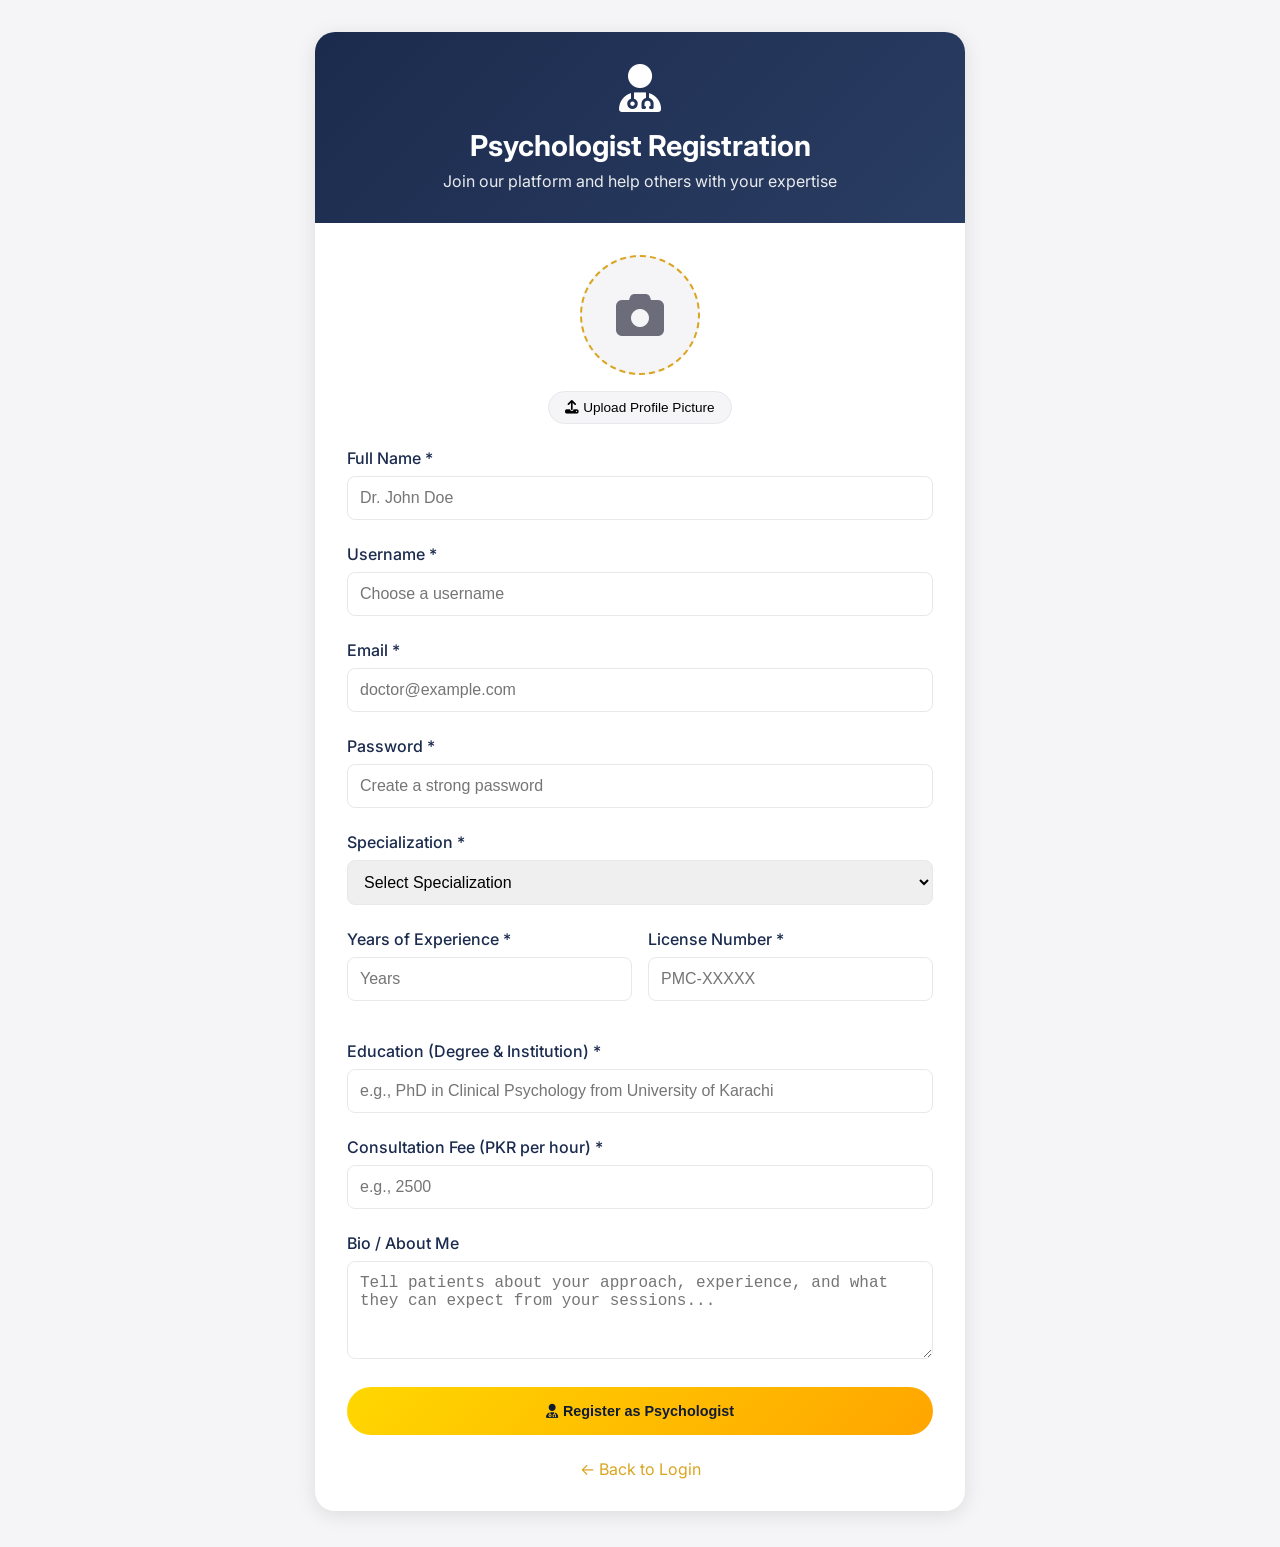
<file: frontend/psychologist-register.html>
<!DOCTYPE html>
<html lang="en">
<head>
    <meta charset="UTF-8">
    <meta name="viewport" content="width=device-width, initial-scale=1.0">
    <title>Psychologist Registration - Nafsiyat AI</title>
    <link rel="stylesheet" href="css/style.css">
    <link href="https://fonts.googleapis.com/css2?family=Inter:wght@300;400;500;600;700;800&display=swap" rel="stylesheet">
    <link rel="stylesheet" href="https://cdnjs.cloudflare.com/ajax/libs/font-awesome/6.4.0/css/all.min.css">
    <style>
        .register-container {
            max-width: 650px;
            margin: 2rem auto;
            background: white;
            border-radius: 20px;
            box-shadow: 0 4px 20px rgba(0,0,0,0.1);
            overflow: hidden;
        }
        
        .register-header {
            background: linear-gradient(135deg, #1B2B4E 0%, #2A3D62 100%);
            padding: 2rem;
            text-align: center;
            color: white;
        }
        
        .register-header h1 {
            font-size: 1.8rem;
            margin-bottom: 0.5rem;
        }
        
        .register-header p {
            opacity: 0.9;
        }
        
        .register-form {
            padding: 2rem;
        }
        
        .form-row {
            display: grid;
            grid-template-columns: 1fr 1fr;
            gap: 1rem;
            margin-bottom: 1rem;
        }
        
        .profile-upload {
            text-align: center;
            margin-bottom: 1.5rem;
        }
        
        .profile-preview {
            width: 120px;
            height: 120px;
            border-radius: 50%;
            background: #f5f5f7;
            display: flex;
            align-items: center;
            justify-content: center;
            margin: 0 auto 1rem;
            overflow: hidden;
            cursor: pointer;
            border: 2px dashed #DAA520;
        }
        
        .profile-preview img {
            width: 100%;
            height: 100%;
            object-fit: cover;
        }
        
        .profile-preview i {
            font-size: 3rem;
            color: #6c6c7a;
        }
        
        .file-input {
            display: none;
        }
        
        .upload-btn {
            background: #f5f5f7;
            border: 1px solid #e8e8ec;
            padding: 0.5rem 1rem;
            border-radius: 25px;
            cursor: pointer;
            font-size: 0.85rem;
        }
        
        .back-link {
            text-align: center;
            margin-top: 1.5rem;
        }
        
        .back-link a {
            color: #DAA520;
            text-decoration: none;
        }
        
        @media (max-width: 768px) {
            .form-row {
                grid-template-columns: 1fr;
            }
            
            .register-container {
                margin: 1rem;
            }
        }
    </style>
</head>
<body>
    <div class="register-container">
        <div class="register-header">
            <i class="fas fa-user-md" style="font-size: 3rem; margin-bottom: 1rem;"></i>
            <h1>Psychologist Registration</h1>
            <p>Join our platform and help others with your expertise</p>
        </div>
        
        <div class="register-form">
            <form id="psychologistRegisterForm" enctype="multipart/form-data">
                <!-- Profile Picture Upload -->
                <div class="profile-upload">
                    <div class="profile-preview" onclick="document.getElementById('profilePicture').click()">
                        <i class="fas fa-camera"></i>
                        <img id="profilePreview" style="display: none;">
                    </div>
                    <input type="file" id="profilePicture" class="file-input" accept="image/*" onchange="previewImage(this)">
                    <div>
                        <button type="button" class="upload-btn" onclick="document.getElementById('profilePicture').click()">
                            <i class="fas fa-upload"></i> Upload Profile Picture
                        </button>
                    </div>
                </div>
                
                <div class="form-group">
                    <label>Full Name *</label>
                    <input type="text" id="fullName" required placeholder="Dr. John Doe">
                </div>
                
                <div class="form-group">
                    <label>Username *</label>
                    <input type="text" id="username" required placeholder="Choose a username">
                </div>
                
                <div class="form-group">
                    <label>Email *</label>
                    <input type="email" id="email" required placeholder="doctor@example.com">
                </div>
                
                <div class="form-group">
                    <label>Password *</label>
                    <input type="password" id="password" required placeholder="Create a strong password">
                </div>
                
                <div class="form-group">
                    <label>Specialization *</label>
                    <select id="specialization" required>
                        <option value="">Select Specialization</option>
                        <option value="Clinical Psychology">Clinical Psychology</option>
                        <option value="Counseling Psychology">Counseling Psychology</option>
                        <option value="Psychiatry">Psychiatry</option>
                        <option value="CBT Specialist">CBT Specialist</option>
                        <option value="Child Psychology">Child Psychology</option>
                        <option value="Trauma Specialist">Trauma Specialist</option>
                        <option value="Addiction Counseling">Addiction Counseling</option>
                        <option value="Marriage Counseling">Marriage Counseling</option>
                        <option value="Neuropsychology">Neuropsychology</option>
                        <option value="Health Psychology">Health Psychology</option>
                    </select>
                </div>
                
                <div class="form-row">
                    <div class="form-group">
                        <label>Years of Experience *</label>
                        <input type="number" id="experience" required placeholder="Years" min="0" max="50">
                    </div>
                    <div class="form-group">
                        <label>License Number *</label>
                        <input type="text" id="licenseNumber" required placeholder="PMC-XXXXX">
                    </div>
                </div>
                
                <div class="form-group">
                    <label>Education (Degree & Institution) *</label>
                    <input type="text" id="education" required placeholder="e.g., PhD in Clinical Psychology from University of Karachi">
                </div>
                
                <div class="form-group">
                    <label>Consultation Fee (PKR per hour) *</label>
                    <input type="number" id="consultationFee" required placeholder="e.g., 2500" min="500">
                </div>
                
                <div class="form-group">
                    <label>Bio / About Me</label>
                    <textarea id="bio" rows="4" placeholder="Tell patients about your approach, experience, and what they can expect from your sessions..."></textarea>
                </div>
                
                <button type="submit" class="btn-primary btn-block" style="padding: 1rem;">
                    <i class="fas fa-user-md"></i> Register as Psychologist
                </button>
                
                <div class="back-link">
                    <a href="index.html">← Back to Login</a>
                </div>
            </form>
        </div>
    </div>
    
    <script src="js/config.js"></script>
    <script>
        const API_URL = window.API_URL || 'http://localhost:8000/api';
        
        function previewImage(input) {
            const preview = document.getElementById('profilePreview');
            const icon = preview.querySelector('i');
            
            if (input.files && input.files[0]) {
                const reader = new FileReader();
                reader.onload = function(e) {
                    const img = document.createElement('img');
                    img.src = e.target.result;
                    preview.innerHTML = '';
                    preview.appendChild(img);
                }
                reader.readAsDataURL(input.files[0]);
            }
        }
        
        // Load pre-filled data from session storage
        const storedData = sessionStorage.getItem('psychologistData');
        if (storedData) {
            const data = JSON.parse(storedData);
            document.getElementById('fullName').value = data.full_name || '';
            document.getElementById('username').value = data.username || '';
            document.getElementById('email').value = data.email || '';
            document.getElementById('password').value = data.password || '';
            sessionStorage.removeItem('psychologistData');
        }
        
        document.getElementById('psychologistRegisterForm').addEventListener('submit', async (e) => {
            e.preventDefault();
            
            const formData = new FormData();
            formData.append('full_name', document.getElementById('fullName').value);
            formData.append('username', document.getElementById('username').value);
            formData.append('email', document.getElementById('email').value);
            formData.append('password', document.getElementById('password').value);
            formData.append('specialization', document.getElementById('specialization').value);
            formData.append('years_of_experience', document.getElementById('experience').value);
            formData.append('education', document.getElementById('education').value);
            formData.append('consultation_fee', document.getElementById('consultationFee').value);
            formData.append('license_number', document.getElementById('licenseNumber').value);
            formData.append('bio', document.getElementById('bio').value);
            
            const profilePic = document.getElementById('profilePicture').files[0];
            if (profilePic) {
                formData.append('profile_picture', profilePic);
            }
            
            const submitBtn = document.querySelector('button[type="submit"]');
            const originalText = submitBtn.innerHTML;
            submitBtn.innerHTML = '<i class="fas fa-spinner fa-spin"></i> Registering...';
            submitBtn.disabled = true;
            
            try {
                const response = await fetch(`${API_URL}/auth/register-psychologist`, {
                    method: 'POST',
                    body: formData
                });
                
                if (response.ok) {
                    alert('🎉 Psychologist registration successful! Please login to continue.');
                    window.location.href = 'index.html';
                } else {
                    const error = await response.json();
                    alert('Registration failed: ' + (error.detail || 'Please try again'));
                }
            } catch (error) {
                console.error('Registration error:', error);
                alert('Network error. Please try again.');
            } finally {
                submitBtn.innerHTML = originalText;
                submitBtn.disabled = false;
            }
        });
    </script>
</body>
</html>
</file>
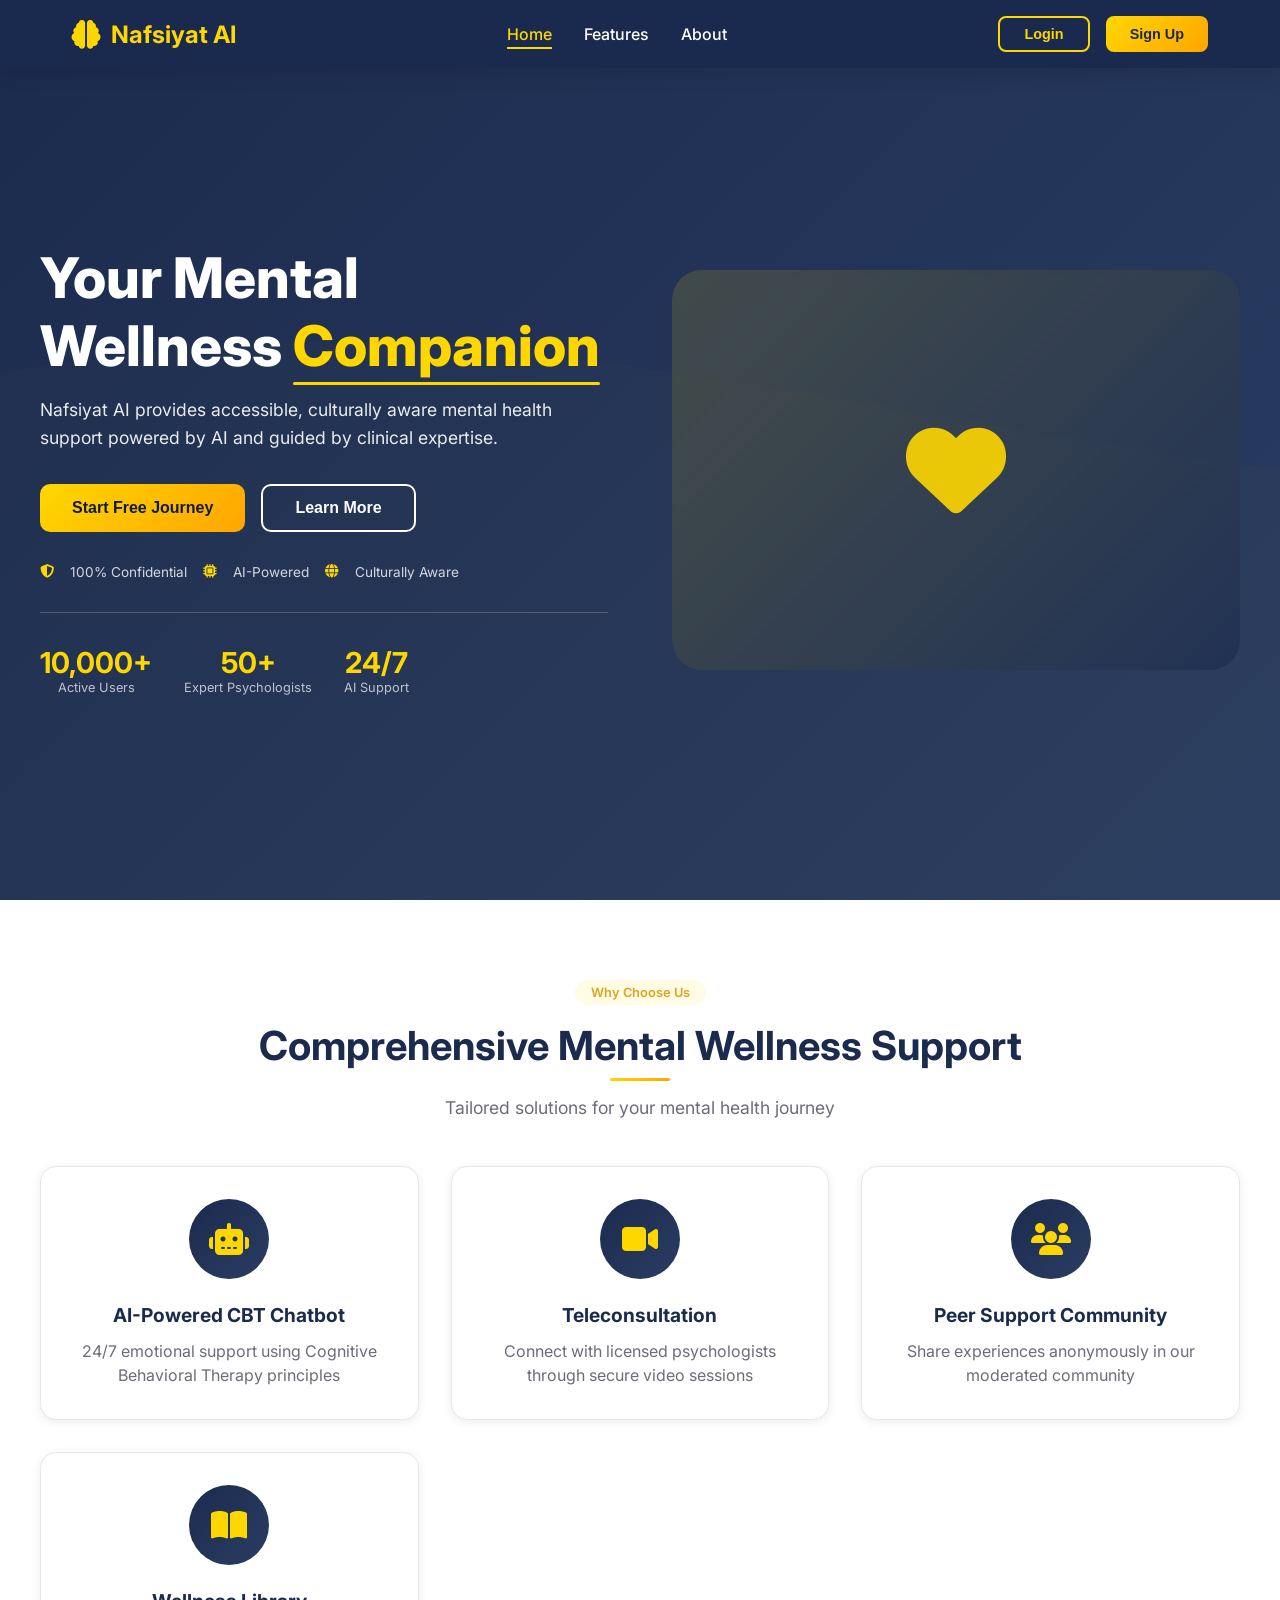
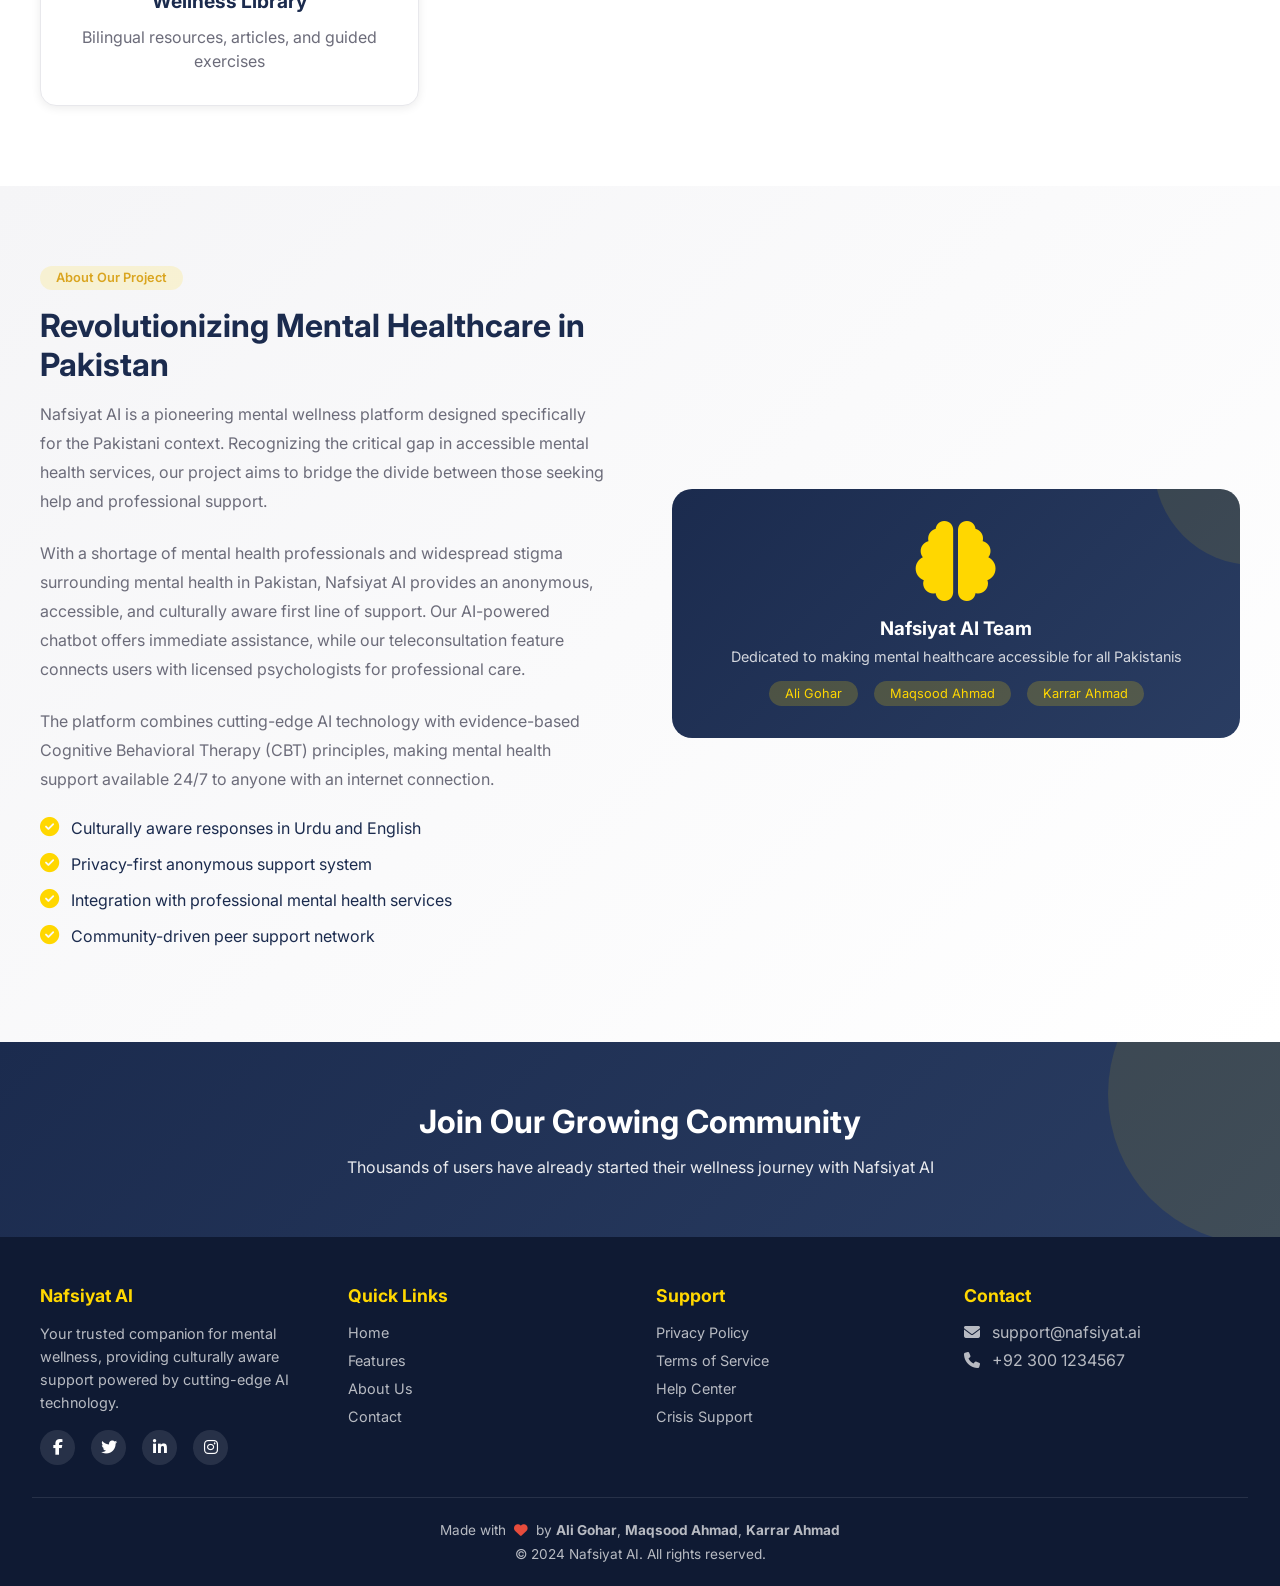
<file: frontend/therapy.html>
<!DOCTYPE html>
<html lang="en">
<head>
    <meta charset="UTF-8">
    <meta name="viewport" content="width=device-width, initial-scale=1.0">
    <title>Teleconsultation - Nafsiyat AI</title>
    <link rel="stylesheet" href="css/style.css">
    <link href="https://fonts.googleapis.com/css2?family=Inter:wght@300;400;500;600;700;800&display=swap" rel="stylesheet">
    <link rel="stylesheet" href="https://cdnjs.cloudflare.com/ajax/libs/font-awesome/6.4.0/css/all.min.css">
    <style>
        /* Teleconsultation Page Enhanced Styles */
        .therapy-header {
            background: linear-gradient(135deg, #1B2B4E 0%, #2A3D62 100%);
            border-radius: var(--border-radius);
            padding: 2rem;
            margin-bottom: 2rem;
            color: white;
            position: relative;
            overflow: hidden;
        }
        
        .therapy-header::before {
            content: '';
            position: absolute;
            top: -50%;
            right: -10%;
            width: 300px;
            height: 300px;
            background: rgba(255, 215, 0, 0.1);
            border-radius: 50%;
            pointer-events: none;
        }
        
        .therapy-header h1 {
            font-size: 2rem;
            margin-bottom: 0.5rem;
            position: relative;
        }
        
        .therapy-header h1 i {
            color: #FFD700;
            margin-right: 0.5rem;
        }
        
        .therapy-header p {
            opacity: 0.9;
            position: relative;
        }
        
        .tabs {
            display: flex;
            gap: 0.5rem;
            margin-bottom: 2rem;
            background: white;
            padding: 0.5rem;
            border-radius: 50px;
            box-shadow: var(--shadow);
            display: inline-flex;
        }
        
        .tab-btn {
            padding: 0.75rem 2rem;
            background: transparent;
            border: none;
            font-size: 0.95rem;
            font-weight: 600;
            cursor: pointer;
            color: #6c6c7a;
            transition: all 0.3s;
            border-radius: 40px;
        }
        
        .tab-btn i {
            margin-right: 0.5rem;
        }
        
        .tab-btn.active {
            background: linear-gradient(135deg, #1B2B4E 0%, #2A3D62 100%);
            color: #FFD700;
            box-shadow: 0 2px 10px rgba(0,0,0,0.1);
        }
        
        .tab-content {
            display: none;
            animation: fadeIn 0.3s ease;
        }
        
        .tab-content.active {
            display: block;
        }
        
        @keyframes fadeIn {
            from {
                opacity: 0;
                transform: translateY(10px);
            }
            to {
                opacity: 1;
                transform: translateY(0);
            }
        }
        
        .filters-section {
            background: white;
            border-radius: var(--border-radius);
            padding: 1.5rem;
            margin-bottom: 2rem;
            box-shadow: var(--shadow);
        }
        
        .search-wrapper {
            display: flex;
            gap: 1rem;
            align-items: center;
            flex-wrap: wrap;
        }
        
        .search-input-group {
            flex: 1;
            position: relative;
        }
        
        .search-input-group i {
            position: absolute;
            left: 1rem;
            top: 50%;
            transform: translateY(-50%);
            color: #DAA520;
        }
        
        .search-input {
            width: 100%;
            padding: 0.85rem 1rem 0.85rem 2.8rem;
            border: 1px solid #e8e8ec;
            border-radius: 12px;
            font-size: 0.95rem;
            transition: all 0.3s;
        }
        
        .search-input:focus {
            outline: none;
            border-color: #FFD700;
            box-shadow: 0 0 0 3px rgba(255, 215, 0, 0.1);
        }
        
        .btn-primary {
            background: linear-gradient(135deg, #FFD700 0%, #FFA500 100%);
            color: #1B2B4E;
            border: none;
            padding: 0.85rem 1.8rem;
            border-radius: 12px;
            font-weight: 600;
            cursor: pointer;
            transition: all 0.3s;
            display: inline-flex;
            align-items: center;
            gap: 0.5rem;
        }
        
        .btn-primary:hover {
            transform: translateY(-2px);
            box-shadow: 0 4px 15px rgba(255, 215, 0, 0.3);
        }
        
        .btn-outline {
            background: transparent;
            border: 2px solid #FFD700;
            color: #1B2B4E;
            padding: 0.5rem 1.2rem;
            border-radius: 25px;
            font-weight: 600;
            cursor: pointer;
            transition: all 0.3s;
        }
        
        .btn-outline:hover {
            background: #FFD700;
            color: #1B2B4E;
            transform: translateY(-2px);
        }
        
        .psychologists-grid {
            display: flex;
            flex-direction: column;
            gap: 1.5rem;
        }
        
        .psychologist-card {
            background: var(--white);
            border-radius: var(--border-radius);
            padding: 1.5rem;
            display: flex;
            gap: 1.5rem;
            box-shadow: var(--shadow);
            transition: all 0.3s;
            border: 1px solid #e8e8ec;
            position: relative;
            overflow: hidden;
        }
        
        .psychologist-card::before {
            content: '';
            position: absolute;
            top: 0;
            left: 0;
            width: 4px;
            height: 100%;
            background: linear-gradient(135deg, #FFD700 0%, #FFA500 100%);
            opacity: 0;
            transition: opacity 0.3s;
        }
        
        .psychologist-card:hover {
            transform: translateY(-4px);
            box-shadow: var(--shadow-lg);
        }
        
        .psychologist-card:hover::before {
            opacity: 1;
        }
        
        .psychologist-avatar {
            width: 100px;
            height: 100px;
            background: linear-gradient(135deg, #1B2B4E 0%, #2A3D62 100%);
            border-radius: 50%;
            display: flex;
            align-items: center;
            justify-content: center;
            font-size: 2.5rem;
            color: #FFD700;
            flex-shrink: 0;
        }
        
        .psychologist-info {
            flex: 1;
        }
        
        .psychologist-info h3 {
            font-size: 1.3rem;
            margin-bottom: 0.5rem;
            color: #1B2B4E;
        }
        
        .specialization {
            display: inline-block;
            background: #e8e8ec;
            color: #1B2B4E;
            padding: 0.3rem 1rem;
            border-radius: 20px;
            font-size: 0.8rem;
            font-weight: 600;
            margin-bottom: 0.75rem;
        }
        
        .specialization i {
            margin-right: 0.3rem;
            color: #DAA520;
        }
        
        .bio {
            color: #6c6c7a;
            margin-bottom: 1rem;
            line-height: 1.6;
        }
        
        .details {
            display: flex;
            gap: 1.5rem;
            flex-wrap: wrap;
            margin-bottom: 1rem;
        }
        
        .detail-badge {
            display: flex;
            align-items: center;
            gap: 0.5rem;
            background: #f5f5f7;
            padding: 0.4rem 1rem;
            border-radius: 25px;
            font-size: 0.85rem;
            color: #1B2B4E;
        }
        
        .detail-badge i {
            color: #DAA520;
        }
        
        .rating {
            display: flex;
            align-items: center;
            gap: 0.3rem;
        }
        
        .rating i {
            color: #FFD700;
        }
        
        .rating span {
            color: #6c6c7a;
            margin-left: 0.3rem;
        }
        
        .psychologist-actions {
            display: flex;
            align-items: center;
        }
        
        .book-btn {
            background: linear-gradient(135deg, #1B2B4E 0%, #2A3D62 100%);
            color: #FFD700;
            border: none;
            padding: 0.75rem 1.5rem;
            border-radius: 30px;
            font-weight: 600;
            cursor: pointer;
            transition: all 0.3s;
            display: inline-flex;
            align-items: center;
            gap: 0.5rem;
        }
        
        .book-btn:hover {
            transform: translateY(-2px);
            box-shadow: 0 4px 15px rgba(27, 43, 78, 0.3);
            background: linear-gradient(135deg, #2A3D62 0%, #1B2B4E 100%);
        }
        
        /* Appointments Styles */
        .appointments-list {
            display: flex;
            flex-direction: column;
            gap: 1rem;
        }
        
        .appointment-card {
            background: var(--white);
            border-radius: var(--border-radius);
            padding: 1.5rem;
            display: flex;
            justify-content: space-between;
            align-items: center;
            box-shadow: var(--shadow);
            border: 1px solid #e8e8ec;
            transition: all 0.3s;
            position: relative;
            overflow: hidden;
        }
        
        .appointment-card::before {
            content: '';
            position: absolute;
            top: 0;
            left: 0;
            width: 4px;
            height: 100%;
            background: linear-gradient(135deg, #FFD700 0%, #FFA500 100%);
            opacity: 0;
            transition: opacity 0.3s;
        }
        
        .appointment-card:hover {
            transform: translateY(-2px);
            box-shadow: var(--shadow-lg);
        }
        
        .appointment-card:hover::before {
            opacity: 1;
        }
        
        .appointment-status {
            padding: 0.3rem 1rem;
            border-radius: 25px;
            font-size: 0.8rem;
            font-weight: 600;
            text-transform: uppercase;
            letter-spacing: 0.5px;
        }
        
        .appointment-status.scheduled {
            background: #e3f2fd;
            color: #1976d2;
        }
        
        .appointment-status.completed {
            background: #e8f5e9;
            color: #388e3c;
        }
        
        .appointment-status.cancelled {
            background: #ffebee;
            color: #d32f2f;
        }
        
        .appointment-info h3 {
            font-size: 1.1rem;
            margin-bottom: 0.5rem;
            color: #1B2B4E;
        }
        
        .appointment-details {
            display: flex;
            gap: 1.5rem;
            flex-wrap: wrap;
            margin-top: 0.5rem;
        }
        
        .appointment-details p {
            display: flex;
            align-items: center;
            gap: 0.5rem;
            color: #6c6c7a;
            font-size: 0.85rem;
        }
        
        .appointment-details i {
            color: #DAA520;
            width: 16px;
        }
        
        .appointment-actions {
            display: flex;
            gap: 0.75rem;
        }
        
        .cancel-btn {
            background: transparent;
            border: 1px solid #e74c3c;
            color: #e74c3c;
            padding: 0.5rem 1.2rem;
            border-radius: 25px;
            cursor: pointer;
            transition: all 0.3s;
            font-weight: 500;
        }
        
        .cancel-btn:hover {
            background: #e74c3c;
            color: white;
            transform: translateY(-2px);
        }
        
        .join-btn {
            background: linear-gradient(135deg, #1B2B4E 0%, #2A3D62 100%);
            color: #FFD700;
            border: none;
            padding: 0.5rem 1.2rem;
            border-radius: 25px;
            cursor: pointer;
            transition: all 0.3s;
            font-weight: 500;
        }
        
        .join-btn:hover {
            transform: translateY(-2px);
            box-shadow: 0 2px 8px rgba(27, 43, 78, 0.3);
        }
        
        /* Modal Styles */
        .modal-content {
            border-top: 4px solid #FFD700;
        }
        
        .modal-content h2 {
            color: #1B2B4E;
            font-size: 1.5rem;
            margin-bottom: 1rem;
        }
        
        .booking-info-card {
            background: #f5f5f7;
            padding: 1rem;
            border-radius: 12px;
            margin-bottom: 1.5rem;
        }
        
        .booking-info-card p {
            margin: 0.25rem 0;
        }
        
        .booking-info-card strong {
            color: #1B2B4E;
        }
        
        .form-group {
            margin-bottom: 1.5rem;
        }
        
        .form-group label {
            display: block;
            margin-bottom: 0.5rem;
            color: #1B2B4E;
            font-weight: 600;
        }
        
        .form-group input,
        .form-group select {
            width: 100%;
            padding: 0.75rem;
            border: 1px solid #e8e8ec;
            border-radius: 8px;
            font-size: 0.95rem;
            transition: all 0.3s;
        }
        
        .form-group input:focus,
        .form-group select:focus {
            outline: none;
            border-color: #FFD700;
            box-shadow: 0 0 0 3px rgba(255, 215, 0, 0.1);
        }
        
        .loading, .no-data, .error {
            text-align: center;
            padding: 3rem;
            color: #6c6c7a;
        }
        
        .spinner {
            border: 3px solid #e8e8ec;
            border-top: 3px solid #FFD700;
            border-radius: 50%;
            width: 40px;
            height: 40px;
            animation: spin 1s linear infinite;
            margin: 0 auto 1rem;
        }
        
        @keyframes spin {
            0% { transform: rotate(0deg); }
            100% { transform: rotate(360deg); }
        }
        
        @media (max-width: 768px) {
            .psychologist-card {
                flex-direction: column;
                text-align: center;
            }
            
            .psychologist-avatar {
                margin: 0 auto;
            }
            
            .details {
                justify-content: center;
            }
            
            .appointment-card {
                flex-direction: column;
                text-align: center;
                gap: 1rem;
            }
            
            .appointment-details {
                justify-content: center;
            }
            
            .tabs {
                width: 100%;
                justify-content: center;
            }
            
            .tab-btn {
                padding: 0.6rem 1.2rem;
                font-size: 0.85rem;
            }
            
            .search-wrapper {
                flex-direction: column;
            }
            
            .btn-primary {
                width: 100%;
                justify-content: center;
            }
        }
    </style>
</head>
<body>
    <div class="app-container">
        <!-- Sidebar -->
        <aside class="sidebar">
            <div class="sidebar-logo">
                <i class="fas fa-brain"></i>
                <span>Nafsiyat AI</span>
            </div>
            <nav class="sidebar-nav">
                <a href="dashboard.html" class="nav-item">
                    <i class="fas fa-home"></i>
                    <span>Dashboard</span>
                </a>
                <a href="chatbot.html" class="nav-item">
                    <i class="fas fa-robot"></i>
                    <span>AI Chatbot</span>
                </a>
                <a href="therapy.html" class="nav-item active">
                    <i class="fas fa-video"></i>
                    <span>Teleconsultation</span>
                </a>
                <a href="community.html" class="nav-item">
                    <i class="fas fa-users"></i>
                    <span>Community</span>
                </a>
                <a href="library.html" class="nav-item">
                    <i class="fas fa-book-open"></i>
                    <span>Wellness Library</span>
                </a>
            </nav>
            <div class="sidebar-footer">
                <div class="user-info">
                    <i class="fas fa-user-circle"></i>
                    <span id="userNameDisplay">User</span>
                </div>
                <button class="logout-btn" onclick="logout()">
                    <i class="fas fa-sign-out-alt"></i>
                    <span>Logout</span>
                </button>
            </div>
        </aside>

        <!-- Main Content -->
        <main class="main-content">
            <!-- Therapy Header -->
            <div class="therapy-header">
                <h1><i class="fas fa-video"></i> Teleconsultation</h1>
                <p>Connect with licensed mental health professionals from the comfort of your home</p>
            </div>

            <!-- Tabs -->
            <div class="tabs">
                <button class="tab-btn active" onclick="showTab('psychologists')">
                    <i class="fas fa-user-md"></i> Find Psychologists
                </button>
                <button class="tab-btn" onclick="showTab('appointments')">
                    <i class="fas fa-calendar-check"></i> My Appointments
                </button>
            </div>

            <!-- Psychologists List -->
            <div id="psychologistsTab" class="tab-content active">
                <div class="filters-section">
                    <div class="search-wrapper">
                        <div class="search-input-group">
                            <i class="fas fa-search"></i>
                            <input type="text" id="searchSpecialization" placeholder="Search by specialization (e.g., Anxiety, Depression, Stress)..." class="search-input">
                        </div>
                        <button onclick="loadPsychologists()" class="btn-primary">
                            <i class="fas fa-search"></i> Search
                        </button>
                    </div>
                </div>
                <div id="psychologistsList" class="psychologists-grid">
                    <div class="loading">
                        <div class="spinner"></div>
                        <p>Loading psychologists...</p>
                    </div>
                </div>
            </div>

            <!-- Appointments List -->
            <div id="appointmentsTab" class="tab-content">
                <div id="appointmentsList" class="appointments-list">
                    <div class="loading">
                        <div class="spinner"></div>
                        <p>Loading appointments...</p>
                    </div>
                </div>
            </div>
        </main>
    </div>

    <!-- Booking Modal -->
    <div id="bookingModal" class="modal">
        <div class="modal-content" style="max-width: 500px;">
            <span class="close" onclick="closeBookingModal()">&times;</span>
            <h2><i class="fas fa-calendar-plus" style="color: #DAA520;"></i> Book Appointment</h2>
            <div id="bookingInfo" class="booking-info-card"></div>
            <form id="bookingForm">
                <div class="form-group">
                    <label>Select Date & Time</label>
                    <input type="datetime-local" id="appointmentTime" required>
                </div>
                <div class="form-group">
                    <label>Duration (minutes)</label>
                    <select id="appointmentDuration">
                        <option value="30">30 minutes - Quick Consultation</option>
                        <option value="60" selected>60 minutes - Standard Session</option>
                        <option value="90">90 minutes - Extended Session</option>
                    </select>
                </div>
                <button type="submit" class="btn-primary btn-block">Confirm Booking</button>
            </form>
        </div>
    </div>
     
    <script src="js/config.js"></script>
    <script>
        
        let currentPsychologist = null;

        function getAuthToken() {
            const token = localStorage.getItem('token');
            if (!token) {
                window.location.href = 'index.html';
            }
            return token;
        }

        function showTab(tabName) {
            document.querySelectorAll('.tab-content').forEach(tab => {
                tab.classList.remove('active');
            });
            document.querySelectorAll('.tab-btn').forEach(btn => {
                btn.classList.remove('active');
            });
            
            document.getElementById(`${tabName}Tab`).classList.add('active');
            if (tabName === 'psychologists') {
                event.target.classList.add('active');
                loadPsychologists();
            } else {
                event.target.classList.add('active');
                loadAppointments();
            }
        }

        async function loadPsychologists() {
            const container = document.getElementById('psychologistsList');
            container.innerHTML = '<div class="loading"><div class="spinner"></div><p>Loading psychologists...</p></div>';
            
            const search = document.getElementById('searchSpecialization').value;
            let url = `${API_URL}/psychologists`;
            if (search) {
                url += `?specialization=${encodeURIComponent(search)}`;
            }
            
            try {
                const response = await fetch(url, {
                    headers: { 'Authorization': `Bearer ${getAuthToken()}` }
                });
                
                if (response.ok) {
                    const psychologists = await response.json();
                    if (psychologists.length === 0) {
                        container.innerHTML = '<div class="no-data"><i class="fas fa-user-md" style="font-size: 3rem; margin-bottom: 1rem; display: block;"></i>No psychologists found.<br>Try a different search term.</div>';
                    } else {
                        container.innerHTML = psychologists.map(psych => `
                            <div class="psychologist-card">
                                <div class="psychologist-avatar">
                                    <i class="fas fa-user-md"></i>
                                </div>
                                <div class="psychologist-info">
                                    <h3>${escapeHtml(psych.name)}</h3>
                                    <div class="specialization">
                                        <i class="fas fa-stethoscope"></i> ${escapeHtml(psych.specialization)}
                                    </div>
                                    <p class="bio">${escapeHtml(psych.bio.substring(0, 120))}...</p>
                                    <div class="details">
                                        <div class="detail-badge">
                                            <i class="fas fa-rupee-sign"></i> ${psych.consultation_fee}/session
                                        </div>
                                        <div class="detail-badge">
                                            <i class="fas fa-clock"></i> 60 min session
                                        </div>
                                        <div class="detail-badge rating">
                                            <i class="fas fa-star"></i>
                                            <i class="fas fa-star"></i>
                                            <i class="fas fa-star"></i>
                                            <i class="fas fa-star"></i>
                                            <i class="fas fa-star-half-alt"></i>
                                            <span>(128 reviews)</span>
                                        </div>
                                    </div>
                                </div>
                                <div class="psychologist-actions">
                                    <button class="book-btn" onclick="showBookingModal(${psych.id}, '${psych.name}', ${psych.consultation_fee})">
                                        <i class="fas fa-calendar-check"></i> Book Session
                                    </button>
                                </div>
                            </div>
                        `).join('');
                    }
                } else if (response.status === 401) {
                    window.location.href = 'index.html';
                }
            } catch (error) {
                console.error('Error loading psychologists:', error);
                container.innerHTML = '<div class="error"><i class="fas fa-exclamation-triangle" style="font-size: 3rem; margin-bottom: 1rem; display: block;"></i>Error loading psychologists. Please try again.</div>';
            }
        }

        function showBookingModal(id, name, fee) {
            currentPsychologist = { id, name, fee };
            document.getElementById('bookingInfo').innerHTML = `
                <p><strong><i class="fas fa-user-md"></i> ${escapeHtml(name)}</strong></p>
                <p><i class="fas fa-rupee-sign"></i> Consultation Fee: ₹${fee}/session</p>
                <p><i class="fas fa-clock"></i> Session includes: Video consultation, personalized advice, and follow-up resources</p>
            `;
            document.getElementById('bookingModal').style.display = 'flex';
        }

        function closeBookingModal() {
            document.getElementById('bookingModal').style.display = 'none';
            currentPsychologist = null;
            document.getElementById('bookingForm').reset();
        }

        document.getElementById('bookingForm')?.addEventListener('submit', async (e) => {
            e.preventDefault();
            
            if (!currentPsychologist) return;
            
            const scheduledTime = document.getElementById('appointmentTime').value;
            const duration = parseInt(document.getElementById('appointmentDuration').value);
            
            if (!scheduledTime) {
                alert('Please select a date and time');
                return;
            }
            
            // Validate that selected time is in the future
            const selectedDate = new Date(scheduledTime);
            if (selectedDate < new Date()) {
                alert('Please select a future date and time');
                return;
            }
            
            try {
                const response = await fetch(`${API_URL}/appointments`, {
                    method: 'POST',
                    headers: {
                        'Content-Type': 'application/json',
                        'Authorization': `Bearer ${getAuthToken()}`
                    },
                    body: JSON.stringify({
                        psychologist_id: currentPsychologist.id,
                        scheduled_time: selectedDate.toISOString(),
                        duration: duration
                    })
                });
                
                if (response.ok) {
                    alert('✅ Appointment booked successfully! Check your appointments tab.');
                    closeBookingModal();
                    loadAppointments();
                    showTab('appointments');
                } else {
                    const error = await response.json();
                    alert(error.detail || 'Failed to book appointment');
                }
            } catch (error) {
                console.error('Error booking appointment:', error);
                alert('Network error. Please try again.');
            }
        });

        async function loadAppointments() {
            const container = document.getElementById('appointmentsList');
            container.innerHTML = '<div class="loading"><div class="spinner"></div><p>Loading appointments...</p></div>';
            
            try {
                const response = await fetch(`${API_URL}/appointments`, {
                    headers: { 'Authorization': `Bearer ${getAuthToken()}` }
                });
                
                if (response.ok) {
                    const appointments = await response.json();
                    if (appointments.length === 0) {
                        container.innerHTML = '<div class="no-data"><i class="fas fa-calendar" style="font-size: 3rem; margin-bottom: 1rem; display: block;"></i>No appointments found.<br>Book your first session with a psychologist!</div>';
                    } else {
                        container.innerHTML = appointments.map(apt => `
                            <div class="appointment-card">
                                <div class="appointment-status ${apt.status}">${apt.status.toUpperCase()}</div>
                                <div class="appointment-info">
                                    <h3>${escapeHtml(apt.psychologist_name)}</h3>
                                    <div class="appointment-details">
                                        <p><i class="fas fa-calendar"></i> ${new Date(apt.scheduled_time).toLocaleDateString('en-US', { weekday: 'long', year: 'numeric', month: 'long', day: 'numeric' })}</p>
                                        <p><i class="fas fa-clock"></i> ${new Date(apt.scheduled_time).toLocaleTimeString('en-US', { hour: '2-digit', minute: '2-digit' })}</p>
                                        <p><i class="fas fa-hourglass-half"></i> ${apt.duration || 60} minutes</p>
                                    </div>
                                </div>
                                ${apt.status === 'scheduled' ? `
                                    <div class="appointment-actions">
                                        <button class="cancel-btn" onclick="cancelAppointment(${apt.id})">
                                            <i class="fas fa-times"></i> Cancel
                                        </button>
                                        ${apt.meeting_link ? `<button class="join-btn" onclick="joinMeeting('${apt.meeting_link}')">
                                            <i class="fas fa-video"></i> Join Meeting
                                        </button>` : ''}
                                    </div>
                                ` : ''}
                            </div>
                        `).join('');
                    }
                }
            } catch (error) {
                console.error('Error loading appointments:', error);
                container.innerHTML = '<div class="error"><i class="fas fa-exclamation-triangle" style="font-size: 3rem; margin-bottom: 1rem; display: block;"></i>Error loading appointments</div>';
            }
        }

        async function cancelAppointment(appointmentId) {
            if (confirm('Are you sure you want to cancel this appointment? This action cannot be undone.')) {
                try {
                    const response = await fetch(`${API_URL}/appointments/${appointmentId}/cancel`, {
                        method: 'PUT',
                        headers: { 'Authorization': `Bearer ${getAuthToken()}` }
                    });
                    
                    if (response.ok) {
                        alert('Appointment cancelled successfully');
                        loadAppointments();
                    } else {
                        alert('Failed to cancel appointment');
                    }
                } catch (error) {
                    console.error('Error cancelling appointment:', error);
                    alert('Network error');
                }
            }
        }

        function joinMeeting(meetingLink) {
            // In production, this would open a WebRTC video call
            alert('🎥 Joining video consultation...\n\nMeeting ID: ' + meetingLink + '\n\nPlease ensure your camera and microphone are enabled.');
        }

        function escapeHtml(text) {
            const div = document.createElement('div');
            div.textContent = text;
            return div.innerHTML;
        }

        function logout() {
            localStorage.removeItem('token');
            localStorage.removeItem('username');
            window.location.href = 'index.html';
        }

        // Load user name
        async function loadUserName() {
            try {
                const response = await fetch(`${API_URL}/auth/me`, {
                    headers: { 'Authorization': `Bearer ${getAuthToken()}` }
                });
                if (response.ok) {
                    const user = await response.json();
                    const displayName = user.full_name || user.username;
                    document.getElementById('userNameDisplay').textContent = displayName;
                }
            } catch (error) {
                console.error('Error loading user:', error);
            }
        }

        // Load initial data
        loadUserName();
        loadPsychologists();
    </script>
</body>
</html>
</file>
<file: frontend/css/style.css>
:root {
    /* Primary Colors - Navy Blue Theme */
    --primary: #1B2B4E;
    --primary-dark: #0F1A33;
    --primary-light: #2A3D62;
    --primary-gradient: linear-gradient(135deg, #1B2B4E 0%, #2A3D62 100%);
    
    /* Accent Colors - Golden Yellow */
    --accent: #FFD700;
    --accent-dark: #DAA520;
    --accent-light: #FFE44D;
    --accent-gradient: linear-gradient(135deg, #FFD700 0%, #FFA500 100%);
    
    /* Secondary Colors */
    --secondary: #C5A028;
    --success: #2ECC71;
    --danger: #E74C3C;
    --warning: #F39C12;
    --info: #3498DB;
    
    /* Neutral Colors */
    --dark: #1a1a2e;
    --dark-gray: #2d2d3d;
    --gray: #6c6c7a;
    --light-gray: #e8e8ec;
    --light: #f5f5f7;
    --white: #FFFFFF;
    
    /* Shadows */
    --shadow: 0 2px 10px rgba(0,0,0,0.08);
    --shadow-lg: 0 4px 20px rgba(0,0,0,0.12);
    --shadow-accent: 0 4px 15px rgba(255,215,0,0.3);
    
    /* Border Radius */
    --border-radius: 12px;
    --border-radius-sm: 8px;
    --border-radius-lg: 16px;
}

* {
    margin: 0;
    padding: 0;
    box-sizing: border-box;
}

body {
    font-family: 'Inter', sans-serif;
    background: var(--light);
    min-height: 100vh;
}

/* Custom Scrollbar */
::-webkit-scrollbar {
    width: 8px;
    height: 8px;
}

::-webkit-scrollbar-track {
    background: var(--light-gray);
    border-radius: 10px;
}

::-webkit-scrollbar-thumb {
    background: var(--primary-light);
    border-radius: 10px;
}

::-webkit-scrollbar-thumb:hover {
    background: var(--primary);
}

/* Navbar Styles */
.navbar {
    background: var(--primary-gradient);
    box-shadow: var(--shadow-lg);
    position: fixed;
    width: 100%;
    top: 0;
    z-index: 1000;
}

.nav-container {
    max-width: 1200px;
    margin: 0 auto;
    padding: 1rem 2rem;
    display: flex;
    justify-content: space-between;
    align-items: center;
}

.logo {
    display: flex;
    align-items: center;
    gap: 10px;
    font-size: 1.5rem;
    font-weight: 700;
    color: var(--accent);
}

.logo i {
    font-size: 1.8rem;
    color: var(--accent);
}

.nav-links {
    display: flex;
    gap: 2rem;
}

.nav-links a {
    text-decoration: none;
    color: var(--white);
    font-weight: 500;
    transition: color 0.3s;
}

.nav-links a:hover, .nav-links a.active {
    color: var(--accent);
}

.nav-buttons {
    display: flex;
    gap: 1rem;
}

/* Button Styles */
.btn-primary {
    background: var(--accent-gradient);
    color: var(--primary-dark);
    border: none;
    padding: 0.5rem 1.5rem;
    border-radius: 25px;
    font-weight: 600;
    cursor: pointer;
    transition: all 0.3s;
    font-size: 0.9rem;
}

.btn-primary:hover {
    transform: translateY(-2px);
    box-shadow: var(--shadow-accent);
    filter: brightness(105%);
}

.btn-outline {
    background: transparent;
    border: 2px solid var(--accent);
    color: var(--accent);
    padding: 0.5rem 1.5rem;
    border-radius: 25px;
    font-weight: 600;
    cursor: pointer;
    transition: all 0.3s;
    font-size: 0.9rem;
}

.btn-outline:hover {
    background: var(--accent);
    color: var(--primary-dark);
    transform: translateY(-2px);
}

.btn-large {
    padding: 0.8rem 2rem;
    font-size: 1rem;
}

.btn-block {
    width: 100%;
}

.btn-small {
    padding: 0.4rem 1rem;
    font-size: 0.85rem;
}

/* Hero Section */
.hero {
    padding: 120px 2rem 80px;
    background: var(--primary-gradient);
    min-height: 100vh;
    display: flex;
    align-items: center;
}

.hero-container {
    max-width: 1200px;
    margin: 0 auto;
    display: grid;
    grid-template-columns: 1fr 1fr;
    gap: 4rem;
    align-items: center;
}

.hero-content h1 {
    font-size: 3rem;
    color: var(--white);
    margin-bottom: 1rem;
    line-height: 1.2;
}

.hero-content .highlight {
    color: var(--accent);
    position: relative;
    display: inline-block;
}

.hero-content .highlight::after {
    content: '';
    position: absolute;
    bottom: -5px;
    left: 0;
    right: 0;
    height: 3px;
    background: var(--accent);
    border-radius: 2px;
}

.hero-content p {
    font-size: 1.2rem;
    color: rgba(255,255,255,0.9);
    margin-bottom: 2rem;
}

.hero-buttons {
    display: flex;
    gap: 1rem;
    margin-bottom: 2rem;
}

.hero-buttons .btn-primary {
    background: var(--accent-gradient);
    color: var(--primary-dark);
}

.hero-buttons .btn-primary:hover {
    background: var(--accent);
}

.hero-buttons .btn-outline {
    border-color: var(--white);
    color: var(--white);
}

.hero-buttons .btn-outline:hover {
    background: var(--white);
    color: var(--primary);
    border-color: var(--white);
}

.trust-badge {
    display: flex;
    align-items: center;
    gap: 0.5rem;
    color: rgba(255,255,255,0.8);
    font-size: 0.9rem;
}

.trust-badge i {
    color: var(--accent);
}

/* Features Section */
.features {
    padding: 80px 2rem;
    background: var(--white);
}

.container {
    max-width: 1200px;
    margin: 0 auto;
}

.section-title {
    text-align: center;
    font-size: 2.5rem;
    color: var(--primary);
    margin-bottom: 1rem;
    position: relative;
    display: inline-block;
    width: 100%;
}

.section-title::after {
    content: '';
    display: block;
    width: 60px;
    height: 3px;
    background: var(--accent-gradient);
    margin: 0.5rem auto 0;
    border-radius: 2px;
}

.section-subtitle {
    text-align: center;
    color: var(--gray);
    margin-bottom: 3rem;
}

.features-grid {
    display: grid;
    grid-template-columns: repeat(auto-fit, minmax(250px, 1fr));
    gap: 2rem;
}

.feature-card {
    text-align: center;
    padding: 2rem;
    border-radius: var(--border-radius);
    background: var(--white);
    box-shadow: var(--shadow);
    transition: transform 0.3s, box-shadow 0.3s;
    border: 1px solid var(--light-gray);
}

.feature-card:hover {
    transform: translateY(-5px);
    box-shadow: var(--shadow-lg);
    border-color: var(--accent);
}

.feature-icon {
    width: 80px;
    height: 80px;
    background: var(--primary-gradient);
    border-radius: 50%;
    display: flex;
    align-items: center;
    justify-content: center;
    margin: 0 auto 1.5rem;
    transition: all 0.3s;
}

.feature-card:hover .feature-icon {
    transform: scale(1.05);
    box-shadow: var(--shadow-accent);
}

.feature-icon i {
    font-size: 2rem;
    color: var(--accent);
}

.feature-card h3 {
    margin-bottom: 1rem;
    color: var(--primary);
}

.feature-card p {
    color: var(--gray);
}

/* Modal Styles */
.modal {
    display: none;
    position: fixed;
    z-index: 1001;
    left: 0;
    top: 0;
    width: 100%;
    height: 100%;
    background: rgba(0,0,0,0.5);
    align-items: center;
    justify-content: center;
}

.modal-content {
    background: var(--white);
    border-radius: var(--border-radius-lg);
    padding: 2rem;
    width: 90%;
    max-width: 400px;
    position: relative;
    border-top: 4px solid var(--accent);
}

.close {
    position: absolute;
    right: 1rem;
    top: 1rem;
    font-size: 1.5rem;
    cursor: pointer;
    color: var(--gray);
    transition: color 0.3s;
}

.close:hover {
    color: var(--danger);
}

.form-group {
    margin-bottom: 1.5rem;
}

.form-group label {
    display: block;
    margin-bottom: 0.5rem;
    color: var(--primary);
    font-weight: 500;
}

.form-group input, 
.form-group select, 
.form-group textarea {
    width: 100%;
    padding: 0.75rem;
    border: 1px solid var(--light-gray);
    border-radius: var(--border-radius-sm);
    font-size: 1rem;
    transition: all 0.3s;
}

.form-group input:focus, 
.form-group select:focus, 
.form-group textarea:focus {
    outline: none;
    border-color: var(--accent);
    box-shadow: 0 0 0 3px rgba(255,215,0,0.1);
}

.modal-footer {
    text-align: center;
    margin-top: 1rem;
    color: var(--gray);
}

.modal-footer a {
    color: var(--accent-dark);
    text-decoration: none;
    font-weight: 500;
}

.modal-footer a:hover {
    color: var(--primary);
}

/* Dashboard/App Layout */
.app-container {
    display: flex;
    min-height: 100vh;
}

/* Sidebar */
.sidebar {
    width: 280px;
    background: var(--primary-gradient);
    box-shadow: var(--shadow-lg);
    display: flex;
    flex-direction: column;
    position: fixed;
    height: 100vh;
    left: 0;
    top: 0;
}

.sidebar-logo {
    padding: 2rem;
    display: flex;
    align-items: center;
    gap: 10px;
    font-size: 1.5rem;
    font-weight: 700;
    color: var(--accent);
    border-bottom: 1px solid rgba(255,255,255,0.1);
}

.sidebar-logo i {
    font-size: 1.8rem;
}

.sidebar-nav {
    flex: 1;
    padding: 2rem 1rem;
}

.nav-item {
    display: flex;
    align-items: center;
    gap: 1rem;
    padding: 0.75rem 1rem;
    margin-bottom: 0.5rem;
    border-radius: var(--border-radius-sm);
    text-decoration: none;
    color: rgba(255,255,255,0.8);
    transition: all 0.3s;
}

.nav-item:hover {
    background: rgba(255,255,255,0.1);
    color: var(--white);
}

.nav-item.active {
    background: rgba(255,215,0,0.15);
    color: var(--accent);
    border-right: 3px solid var(--accent);
}

.nav-item i {
    width: 24px;
}

.sidebar-footer {
    padding: 1rem;
    border-top: 1px solid rgba(255,255,255,0.1);
}

.user-info {
    display: flex;
    align-items: center;
    gap: 0.75rem;
    padding: 0.75rem 1rem;
    margin-bottom: 1rem;
    background: rgba(255,255,255,0.1);
    border-radius: var(--border-radius-sm);
    color: var(--white);
    font-weight: 500;
}

.user-info i {
    font-size: 1.2rem;
    color: var(--accent);
}

.logout-btn {
    width: 100%;
    padding: 0.75rem;
    background: rgba(231,76,60,0.8);
    color: var(--white);
    border: none;
    border-radius: var(--border-radius-sm);
    cursor: pointer;
    display: flex;
    align-items: center;
    justify-content: center;
    gap: 0.5rem;
    transition: all 0.3s;
}

.logout-btn:hover {
    background: var(--danger);
}

/* Main Content */
.main-content {
    flex: 1;
    margin-left: 280px;
    padding: 2rem;
    background: var(--light);
}

.main-header {
    background: var(--white);
    padding: 1.5rem;
    border-radius: var(--border-radius);
    margin-bottom: 2rem;
    display: flex;
    justify-content: space-between;
    align-items: center;
    border-left: 4px solid var(--accent);
}

.header-welcome h1 {
    font-size: 1.8rem;
    color: var(--primary);
    margin-bottom: 0.5rem;
}

.header-welcome h1 span {
    color: var(--accent-dark);
}

.header-welcome p {
    color: var(--gray);
}

/* Stats Cards */
.stats-grid {
    display: grid;
    grid-template-columns: repeat(auto-fit, minmax(280px, 1fr));
    gap: 1.5rem;
    margin-bottom: 2rem;
}

.stat-card {
    background: var(--white);
    padding: 1.5rem;
    border-radius: var(--border-radius);
    display: flex;
    align-items: center;
    gap: 1.5rem;
    box-shadow: var(--shadow);
    transition: transform 0.3s, box-shadow 0.3s;
    cursor: pointer;
    border: 1px solid var(--light-gray);
}

.stat-card:hover {
    transform: translateY(-3px);
    box-shadow: var(--shadow-lg);
    border-color: var(--accent);
}

.stat-icon {
    width: 60px;
    height: 60px;
    background: var(--primary-gradient);
    border-radius: 50%;
    display: flex;
    align-items: center;
    justify-content: center;
    font-size: 1.5rem;
    color: var(--accent);
}

.stat-info {
    flex: 1;
}

.stat-info h3 {
    font-size: 0.9rem;
    color: var(--gray);
    margin-bottom: 0.5rem;
    text-transform: uppercase;
    letter-spacing: 0.5px;
}

.stat-value {
    font-size: 2rem;
    font-weight: 700;
    color: var(--primary);
}

.stat-unit {
    font-size: 0.9rem;
    color: var(--gray);
    margin-left: 0.25rem;
}

/* Quick Actions */
.quick-actions {
    margin-bottom: 2rem;
}

.quick-actions h2 {
    margin-bottom: 1rem;
    color: var(--primary);
}

.actions-grid {
    display: grid;
    grid-template-columns: repeat(auto-fit, minmax(200px, 1fr));
    gap: 1rem;
}

.action-card {
    background: var(--white);
    padding: 1.5rem;
    border-radius: var(--border-radius);
    text-align: center;
    cursor: pointer;
    transition: all 0.3s;
    box-shadow: var(--shadow);
    border: 1px solid var(--light-gray);
}

.action-card:hover {
    transform: translateY(-5px);
    box-shadow: var(--shadow-lg);
    background: var(--primary-gradient);
}

.action-card:hover i,
.action-card:hover h3,
.action-card:hover p {
    color: var(--white);
}

.action-card i {
    font-size: 2rem;
    color: var(--accent-dark);
    margin-bottom: 1rem;
    display: inline-block;
}

.action-card h3 {
    margin-bottom: 0.5rem;
    color: var(--primary);
}

.action-card p {
    color: var(--gray);
    font-size: 0.85rem;
}

/* Chat Interface */
.chat-container {
    flex: 1;
    margin-left: 280px;
    display: flex;
    flex-direction: column;
    height: 100vh;
    background: var(--light);
}

.chat-header {
    background: var(--white);
    padding: 1rem 2rem;
    display: flex;
    justify-content: space-between;
    align-items: center;
    border-bottom: 1px solid var(--light-gray);
    box-shadow: var(--shadow);
}

.chat-header-info {
    display: flex;
    align-items: center;
    gap: 1rem;
}

.chat-header-info i {
    font-size: 2rem;
    color: var(--accent-dark);
}

.chat-header-info h2 {
    color: var(--primary);
}

.chat-header-info p {
    color: var(--gray);
    font-size: 0.85rem;
}

.chat-messages {
    flex: 1;
    overflow-y: auto;
    padding: 2rem;
    display: flex;
    flex-direction: column;
    gap: 1rem;
}

.message {
    display: flex;
    gap: 1rem;
    max-width: 70%;
}

.message.user {
    align-self: flex-end;
    flex-direction: row-reverse;
}

.message-avatar {
    width: 40px;
    height: 40px;
    background: var(--primary-gradient);
    border-radius: 50%;
    display: flex;
    align-items: center;
    justify-content: center;
    color: var(--accent);
}

.message.user .message-avatar {
    background: var(--accent-gradient);
    color: var(--primary-dark);
}

.message-content {
    background: var(--white);
    padding: 1rem;
    border-radius: var(--border-radius);
    box-shadow: var(--shadow);
    border: 1px solid var(--light-gray);
}

.message.user .message-content {
    background: var(--primary-gradient);
    color: var(--white);
}

.message.user .message-content strong {
    color: var(--accent);
}

.message-time {
    font-size: 0.75rem;
    color: var(--gray);
    margin-top: 0.25rem;
    display: block;
}

.chat-input-area {
    background: var(--white);
    padding: 1rem 2rem;
    border-top: 1px solid var(--light-gray);
}

.quick-suggestions {
    display: flex;
    gap: 0.5rem;
    margin-bottom: 1rem;
    flex-wrap: wrap;
}

.suggestion-btn {
    padding: 0.5rem 1rem;
    background: var(--light);
    border: 1px solid var(--light-gray);
    border-radius: 20px;
    cursor: pointer;
    font-size: 0.85rem;
    transition: all 0.3s;
    color: var(--dark);
}

.suggestion-btn:hover {
    background: var(--accent-gradient);
    color: var(--primary-dark);
    border-color: var(--accent);
}

.input-wrapper {
    display: flex;
    gap: 1rem;
    align-items: flex-end;
}

.input-wrapper textarea {
    flex: 1;
    padding: 0.75rem;
    border: 1px solid var(--light-gray);
    border-radius: var(--border-radius-sm);
    resize: none;
    font-family: inherit;
    font-size: 1rem;
    transition: all 0.3s;
}

.input-wrapper textarea:focus {
    outline: none;
    border-color: var(--accent);
    box-shadow: 0 0 0 3px rgba(255,215,0,0.1);
}

.send-btn {
    width: 45px;
    height: 45px;
    background: var(--accent-gradient);
    color: var(--primary-dark);
    border: none;
    border-radius: 50%;
    cursor: pointer;
    transition: all 0.3s;
}

.send-btn:hover {
    transform: scale(1.05);
    box-shadow: var(--shadow-accent);
}

.chat-disclaimer {
    text-align: center;
    margin-top: 1rem;
    font-size: 0.75rem;
    color: var(--gray);
}

/* Typing Indicator */
.typing-dots {
    display: flex;
    gap: 4px;
    padding: 8px 0;
}

.typing-dots span {
    width: 8px;
    height: 8px;
    background: var(--accent-dark);
    border-radius: 50%;
    animation: typingBounce 1.4s infinite ease-in-out;
}

.typing-dots span:nth-child(1) { animation-delay: 0s; }
.typing-dots span:nth-child(2) { animation-delay: 0.2s; }
.typing-dots span:nth-child(3) { animation-delay: 0.4s; }

@keyframes typingBounce {
    0%, 60%, 100% {
        transform: translateY(0);
    }
    30% {
        transform: translateY(-10px);
    }
}

@keyframes fadeIn {
    from {
        opacity: 0;
        transform: translateY(10px);
    }
    to {
        opacity: 1;
        transform: translateY(0);
    }
}

.fade-in {
    animation: fadeIn 0.3s ease-out;
}

/* Crisis Alert */
.crisis-alert {
    animation: fadeIn 0.5s ease-out;
}

/* Tabs */
.tabs {
    display: flex;
    gap: 1rem;
    margin-bottom: 2rem;
    border-bottom: 2px solid var(--light-gray);
}

.tab-btn {
    padding: 0.75rem 1.5rem;
    background: none;
    border: none;
    font-size: 1rem;
    cursor: pointer;
    color: var(--gray);
    transition: all 0.3s;
}

.tab-btn.active {
    color: var(--accent-dark);
    border-bottom: 2px solid var(--accent);
    margin-bottom: -2px;
}

.tab-content {
    display: none;
}

.tab-content.active {
    display: block;
}

/* Psychologist Cards */
.psychologists-grid {
    display: flex;
    flex-direction: column;
    gap: 1.5rem;
}

.psychologist-card {
    background: var(--white);
    border-radius: var(--border-radius);
    padding: 1.5rem;
    display: flex;
    gap: 1.5rem;
    box-shadow: var(--shadow);
    transition: transform 0.3s;
    border: 1px solid var(--light-gray);
}

.psychologist-card:hover {
    transform: translateY(-2px);
    box-shadow: var(--shadow-lg);
    border-color: var(--accent);
}

.psychologist-avatar {
    width: 80px;
    height: 80px;
    background: var(--primary-gradient);
    border-radius: 50%;
    display: flex;
    align-items: center;
    justify-content: center;
    font-size: 2rem;
    color: var(--accent);
}

.psychologist-info {
    flex: 1;
}

.psychologist-info h3 {
    margin-bottom: 0.5rem;
    color: var(--primary);
}

.specialization {
    color: var(--accent-dark);
    font-weight: 500;
    margin-bottom: 0.5rem;
}

.bio {
    color: var(--gray);
    margin-bottom: 1rem;
    line-height: 1.5;
}

.details {
    display: flex;
    gap: 1.5rem;
    color: var(--gray);
    font-size: 0.9rem;
}

.details i {
    margin-right: 0.25rem;
    color: var(--accent-dark);
}

/* Appointment Cards */
.appointments-list {
    display: flex;
    flex-direction: column;
    gap: 1rem;
}

.appointment-card {
    background: var(--white);
    border-radius: var(--border-radius);
    padding: 1.5rem;
    display: flex;
    justify-content: space-between;
    align-items: center;
    box-shadow: var(--shadow);
    border: 1px solid var(--light-gray);
}

.appointment-status {
    padding: 0.25rem 0.75rem;
    border-radius: 20px;
    font-size: 0.85rem;
    font-weight: 500;
}

.appointment-status.scheduled {
    background: #e3f2fd;
    color: var(--primary);
}

.appointment-status.completed {
    background: #e8f5e9;
    color: var(--success);
}

.appointment-status.cancelled {
    background: #ffebee;
    color: var(--danger);
}

/* Community Posts */
.posts-list {
    display: flex;
    flex-direction: column;
    gap: 1.5rem;
}

.post-card {
    background: var(--white);
    border-radius: var(--border-radius);
    padding: 1.5rem;
    box-shadow: var(--shadow);
    transition: transform 0.3s;
    border: 1px solid var(--light-gray);
}

.post-card:hover {
    transform: translateY(-2px);
    box-shadow: var(--shadow-lg);
}

.post-header {
    display: flex;
    justify-content: space-between;
    align-items: center;
    margin-bottom: 1rem;
    padding-bottom: 0.5rem;
    border-bottom: 1px solid var(--light-gray);
}

.post-author {
    display: flex;
    align-items: center;
    gap: 0.5rem;
    color: var(--gray);
}

.post-author i {
    color: var(--accent-dark);
}

.anonymous-badge {
    background: var(--light);
    padding: 0.2rem 0.5rem;
    border-radius: 12px;
    font-size: 0.75rem;
}

.post-category {
    background: var(--accent-gradient);
    color: var(--primary-dark);
    padding: 0.25rem 0.75rem;
    border-radius: 20px;
    font-size: 0.8rem;
    font-weight: 500;
}

.post-content h3 {
    margin-bottom: 0.5rem;
    color: var(--primary);
}

.post-footer {
    display: flex;
    justify-content: space-between;
    align-items: center;
    margin-top: 1rem;
    padding-top: 1rem;
    border-top: 1px solid var(--light-gray);
}

.post-stats {
    display: flex;
    gap: 1rem;
    color: var(--gray);
    font-size: 0.9rem;
}

.post-stats i {
    margin-right: 0.25rem;
    color: var(--accent-dark);
}

/* Content Library */
.content-grid {
    display: grid;
    grid-template-columns: repeat(auto-fill, minmax(350px, 1fr));
    gap: 1.5rem;
}

.content-card {
    background: var(--white);
    border-radius: var(--border-radius);
    overflow: hidden;
    box-shadow: var(--shadow);
    cursor: pointer;
    transition: all 0.3s;
    border: 1px solid var(--light-gray);
}

.content-card:hover {
    transform: translateY(-5px);
    box-shadow: var(--shadow-lg);
    border-color: var(--accent);
}

.content-image {
    position: relative;
    height: 200px;
    overflow: hidden;
    background: var(--primary-gradient);
    display: flex;
    align-items: center;
    justify-content: center;
}

.content-image img {
    width: 100%;
    height: 100%;
    object-fit: cover;
}

.content-image i {
    font-size: 3rem;
    color: var(--accent);
}

.content-type {
    position: absolute;
    top: 1rem;
    right: 1rem;
    background: var(--primary);
    color: var(--accent);
    padding: 0.25rem 0.75rem;
    border-radius: 20px;
    font-size: 0.75rem;
    text-transform: capitalize;
}

.content-info {
    padding: 1.5rem;
}

.content-info h3 {
    margin-bottom: 0.5rem;
    color: var(--primary);
}

.content-info p {
    color: var(--gray);
    line-height: 1.5;
    margin-bottom: 1rem;
}

.content-meta {
    display: flex;
    gap: 1rem;
    color: var(--gray);
    font-size: 0.85rem;
}

.content-meta i {
    margin-right: 0.25rem;
    color: var(--accent-dark);
}

/* Filters */
.filters {
    display: flex;
    gap: 1rem;
    margin-bottom: 2rem;
}

.search-input {
    flex: 1;
    padding: 0.75rem;
    border: 1px solid var(--light-gray);
    border-radius: var(--border-radius-sm);
    font-size: 1rem;
    transition: all 0.3s;
}

.search-input:focus {
    outline: none;
    border-color: var(--accent);
    box-shadow: 0 0 0 3px rgba(255,215,0,0.1);
}

.language-toggle {
    display: flex;
    gap: 0.5rem;
    margin-bottom: 2rem;
}

.lang-btn {
    padding: 0.5rem 1.5rem;
    background: var(--white);
    border: 1px solid var(--light-gray);
    border-radius: 25px;
    cursor: pointer;
    transition: all 0.3s;
    color: var(--dark);
}

.lang-btn.active {
    background: var(--accent-gradient);
    color: var(--primary-dark);
    border-color: var(--accent);
}

/* Loading States */
.loading, .no-data, .error {
    text-align: center;
    padding: 3rem;
    color: var(--gray);
}

.loading-spinner {
    text-align: center;
    padding: 2rem;
}

.spinner {
    border: 3px solid var(--light-gray);
    border-top: 3px solid var(--accent);
    border-radius: 50%;
    width: 40px;
    height: 40px;
    animation: spin 1s linear infinite;
    margin: 0 auto;
}

@keyframes spin {
    0% { transform: rotate(0deg); }
    100% { transform: rotate(360deg); }
}

/* Responsive Design */
@media (max-width: 768px) {
    .sidebar {
        transform: translateX(-100%);
        transition: transform 0.3s;
        z-index: 1000;
    }
    
    .sidebar.open {
        transform: translateX(0);
    }
    
    .main-content, .chat-container {
        margin-left: 0;
    }
    
    .hero-container {
        grid-template-columns: 1fr;
        text-align: center;
    }
    
    .hero-buttons {
        justify-content: center;
    }
    
    .trust-badge {
        justify-content: center;
    }
    
    .psychologist-card {
        flex-direction: column;
        text-align: center;
    }
    
    .details {
        justify-content: center;
    }
    
    .appointment-card {
        flex-direction: column;
        text-align: center;
        gap: 1rem;
    }
    
    .stats-grid {
        grid-template-columns: 1fr;
    }
    
    .actions-grid {
        grid-template-columns: repeat(2, 1fr);
    }
    
    .content-grid {
        grid-template-columns: 1fr;
    }
    
    .message {
        max-width: 85%;
    }
}

/* Notification */
.notification {
    position: fixed;
    bottom: 20px;
    right: 20px;
    z-index: 10000;
    animation: slideIn 0.3s ease;
}

@keyframes slideIn {
    from {
        transform: translateX(100%);
        opacity: 0;
    }
    to {
        transform: translateX(0);
        opacity: 1;
    }
}
</file>
